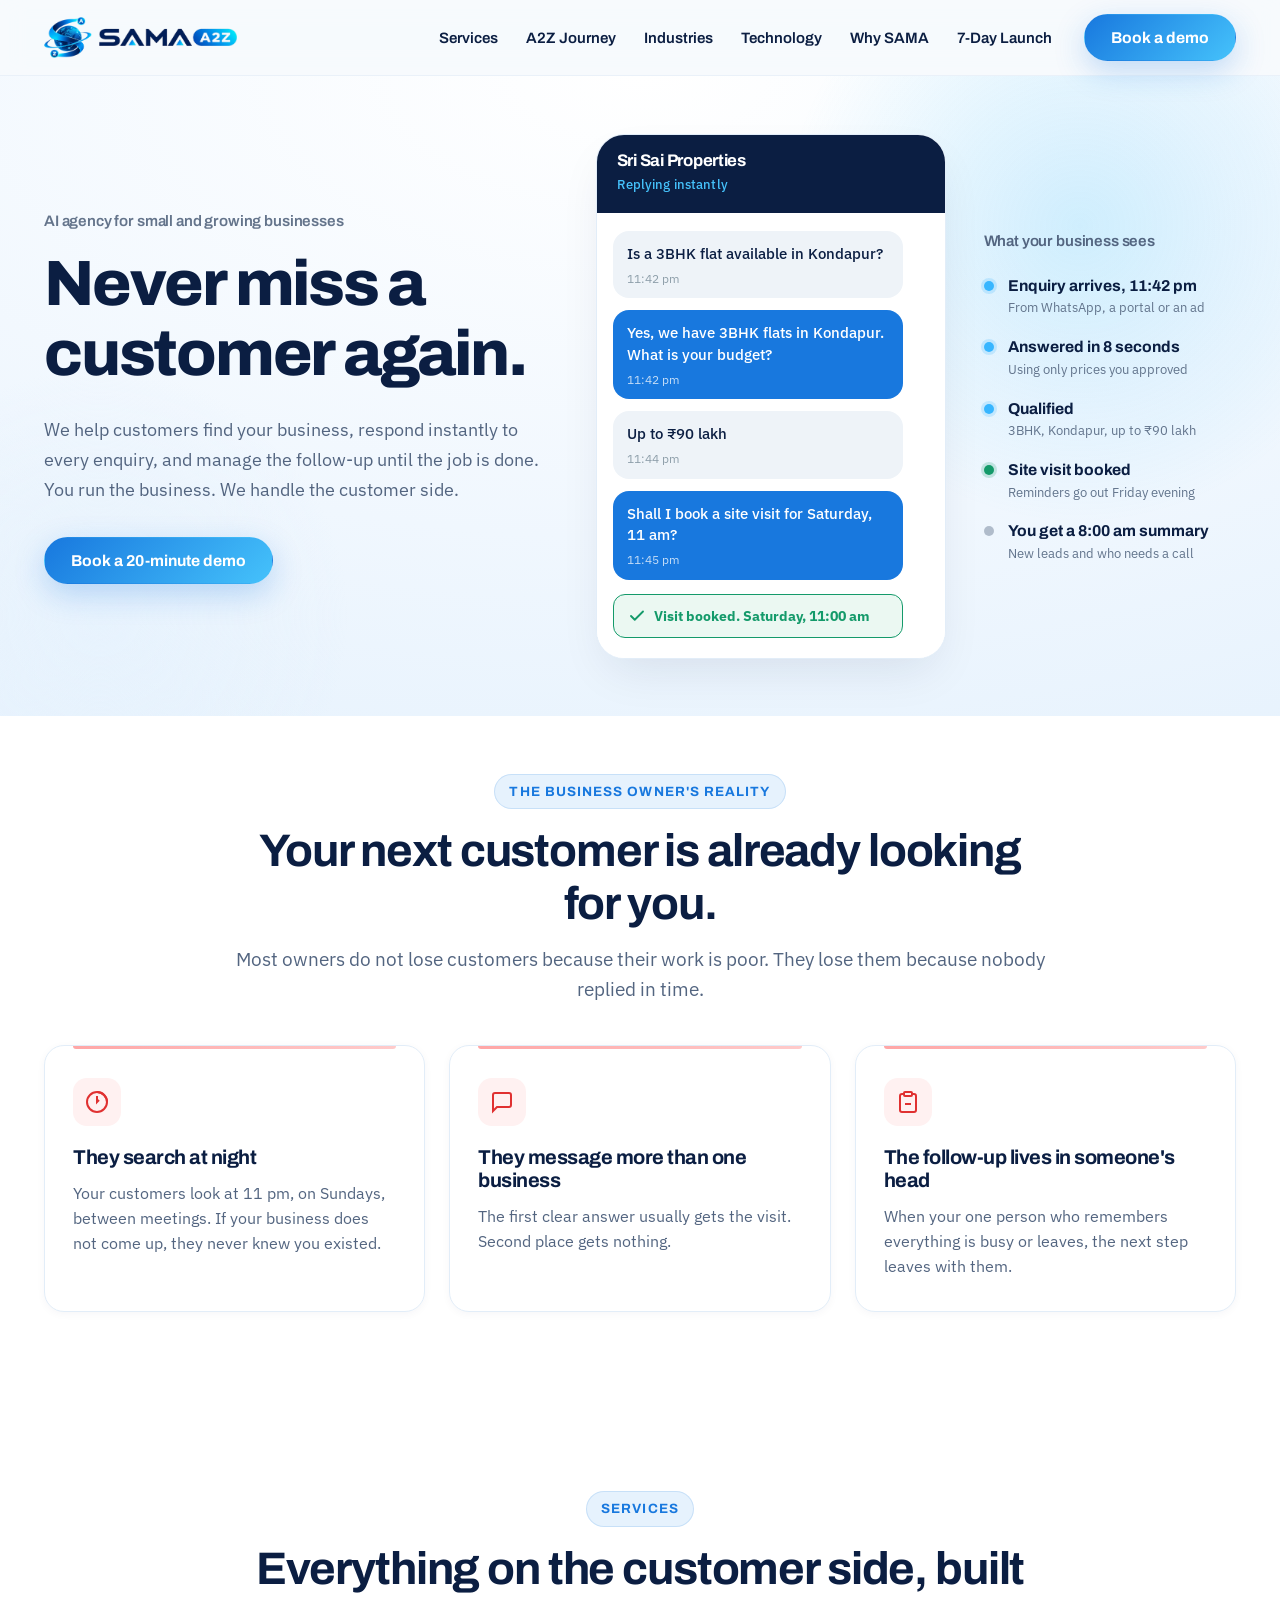
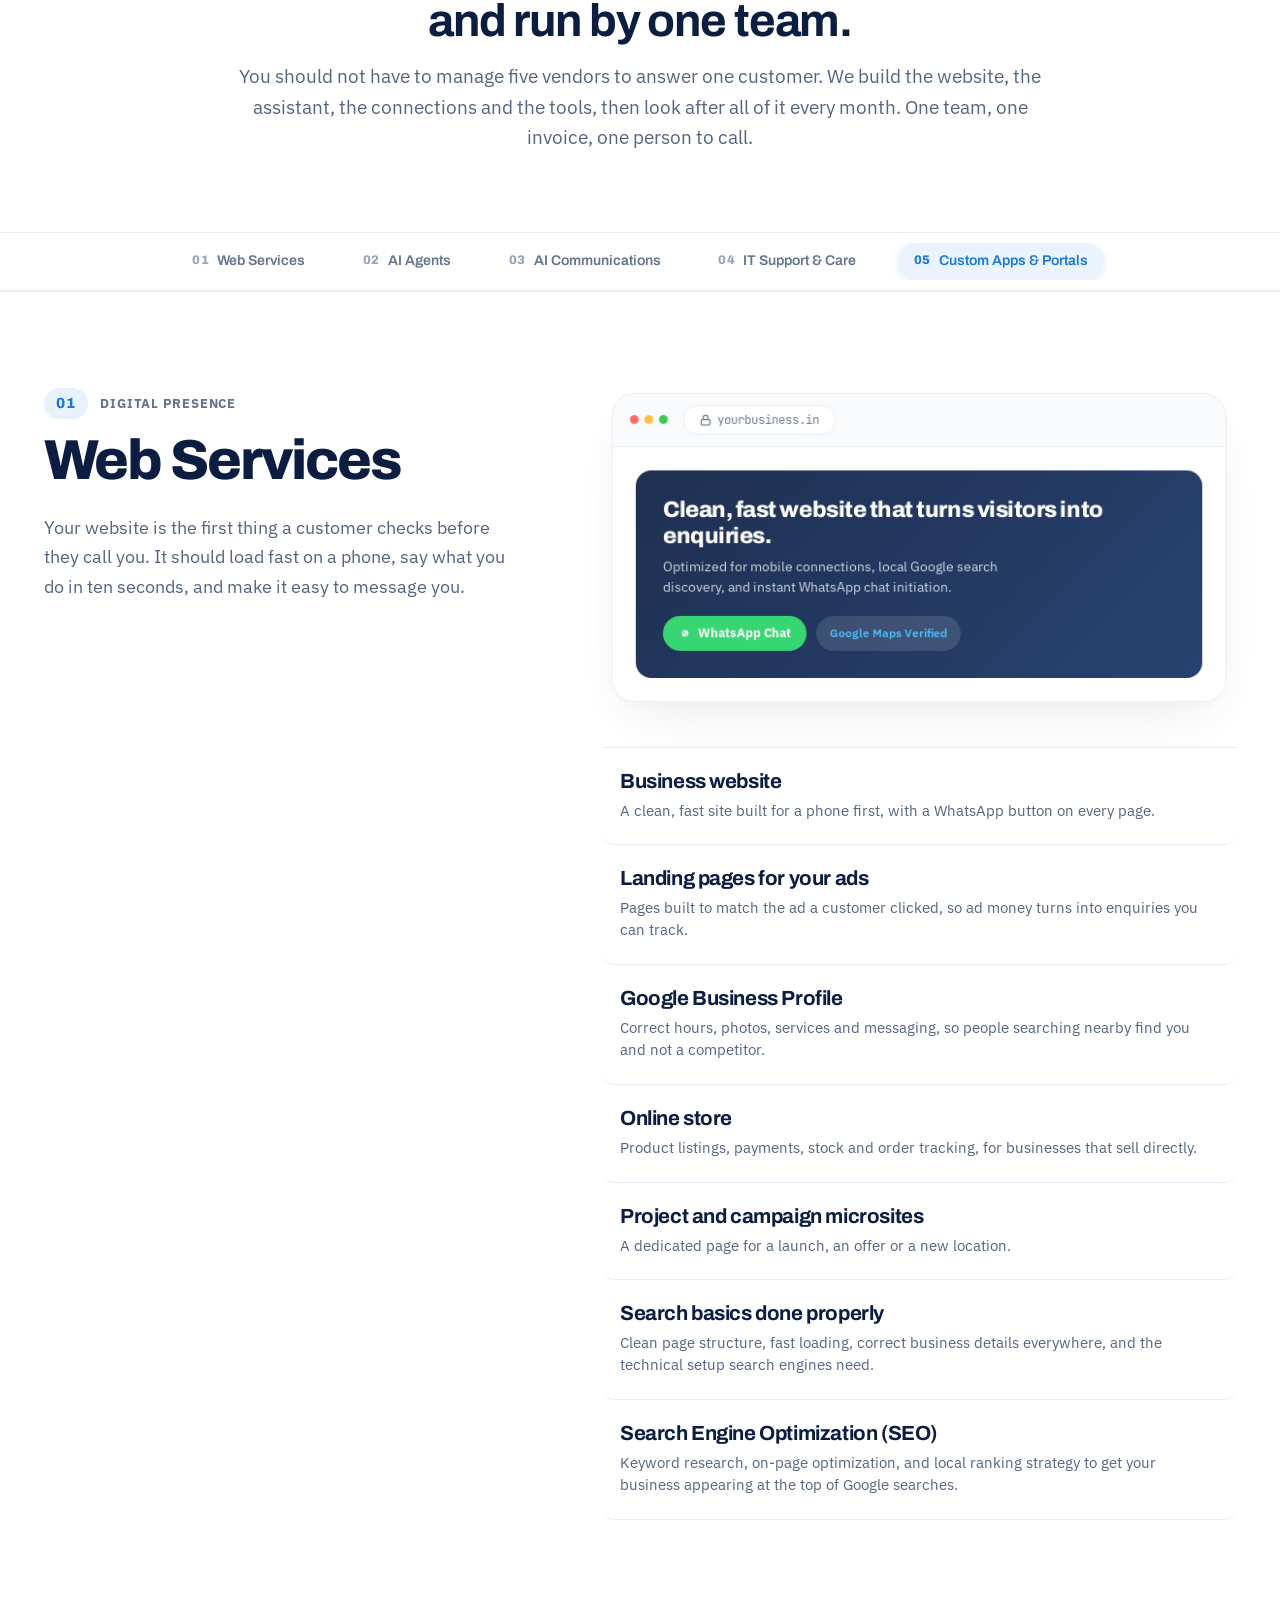
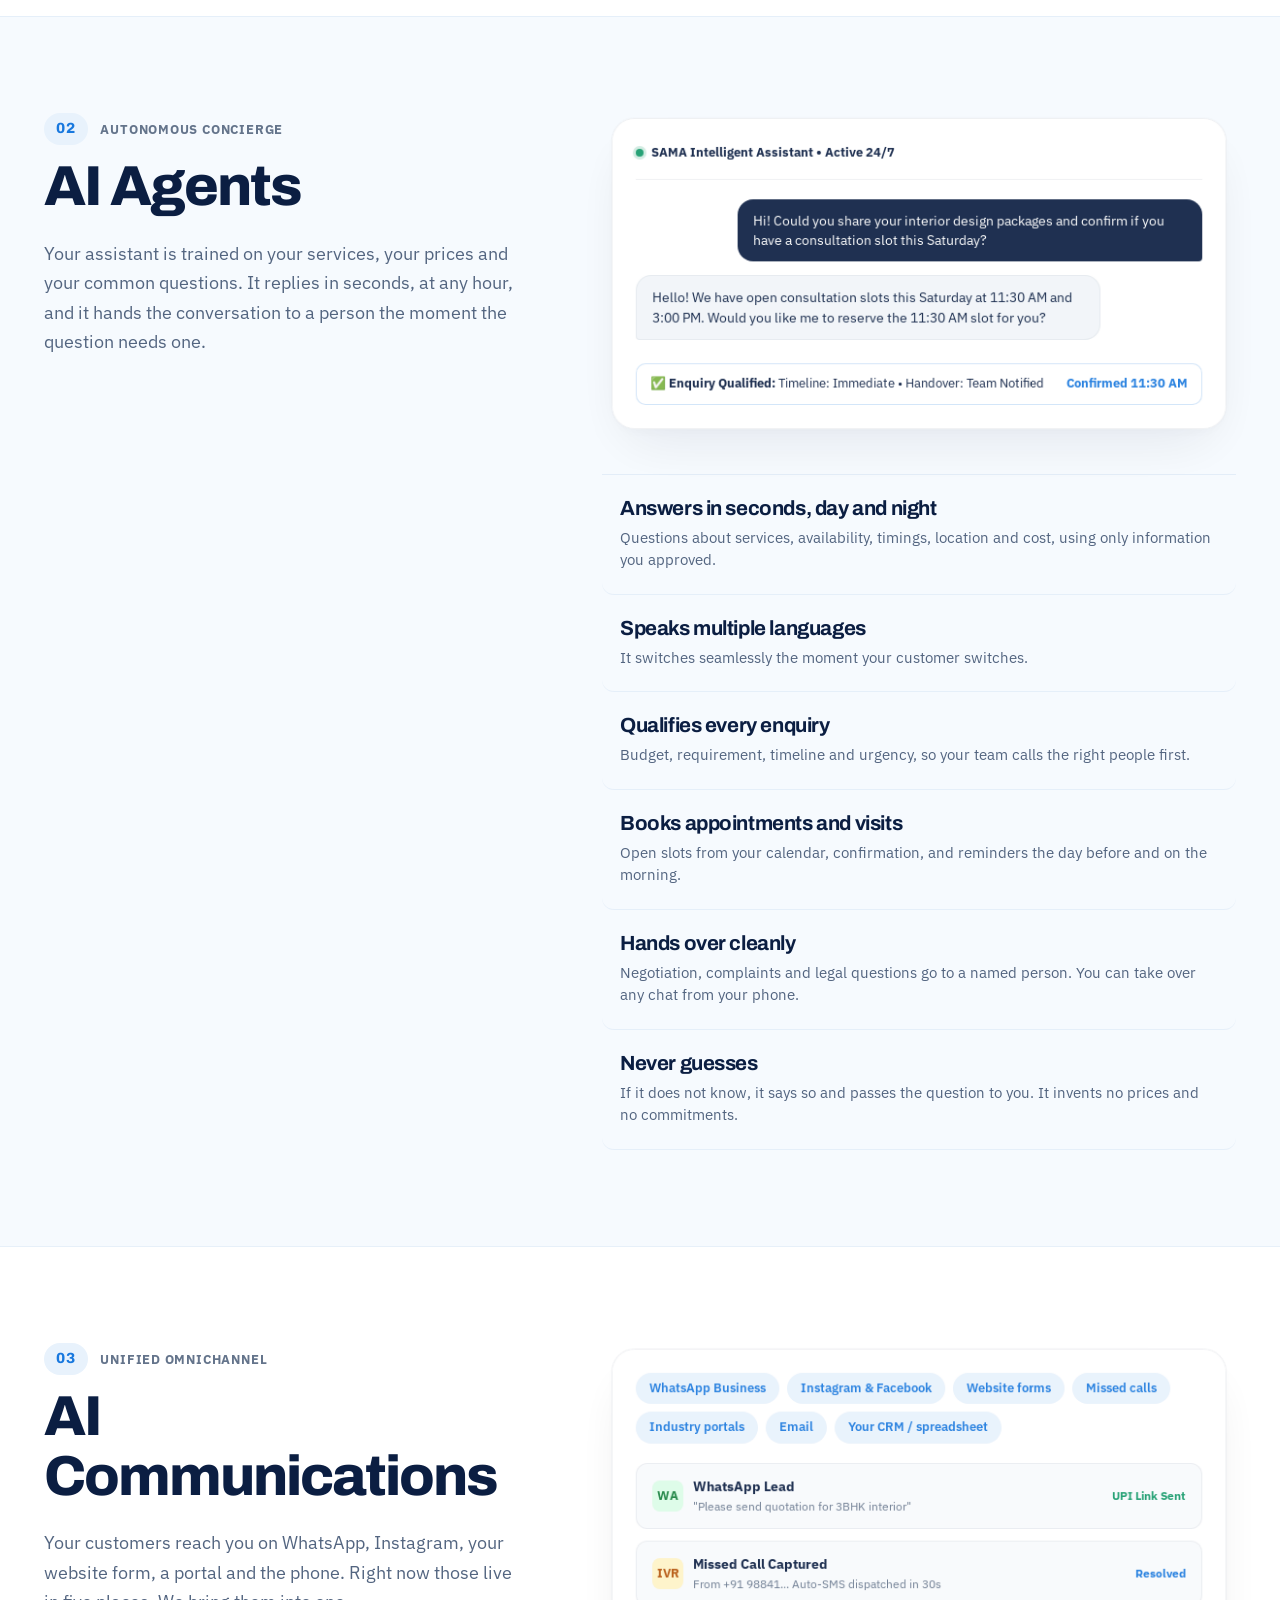
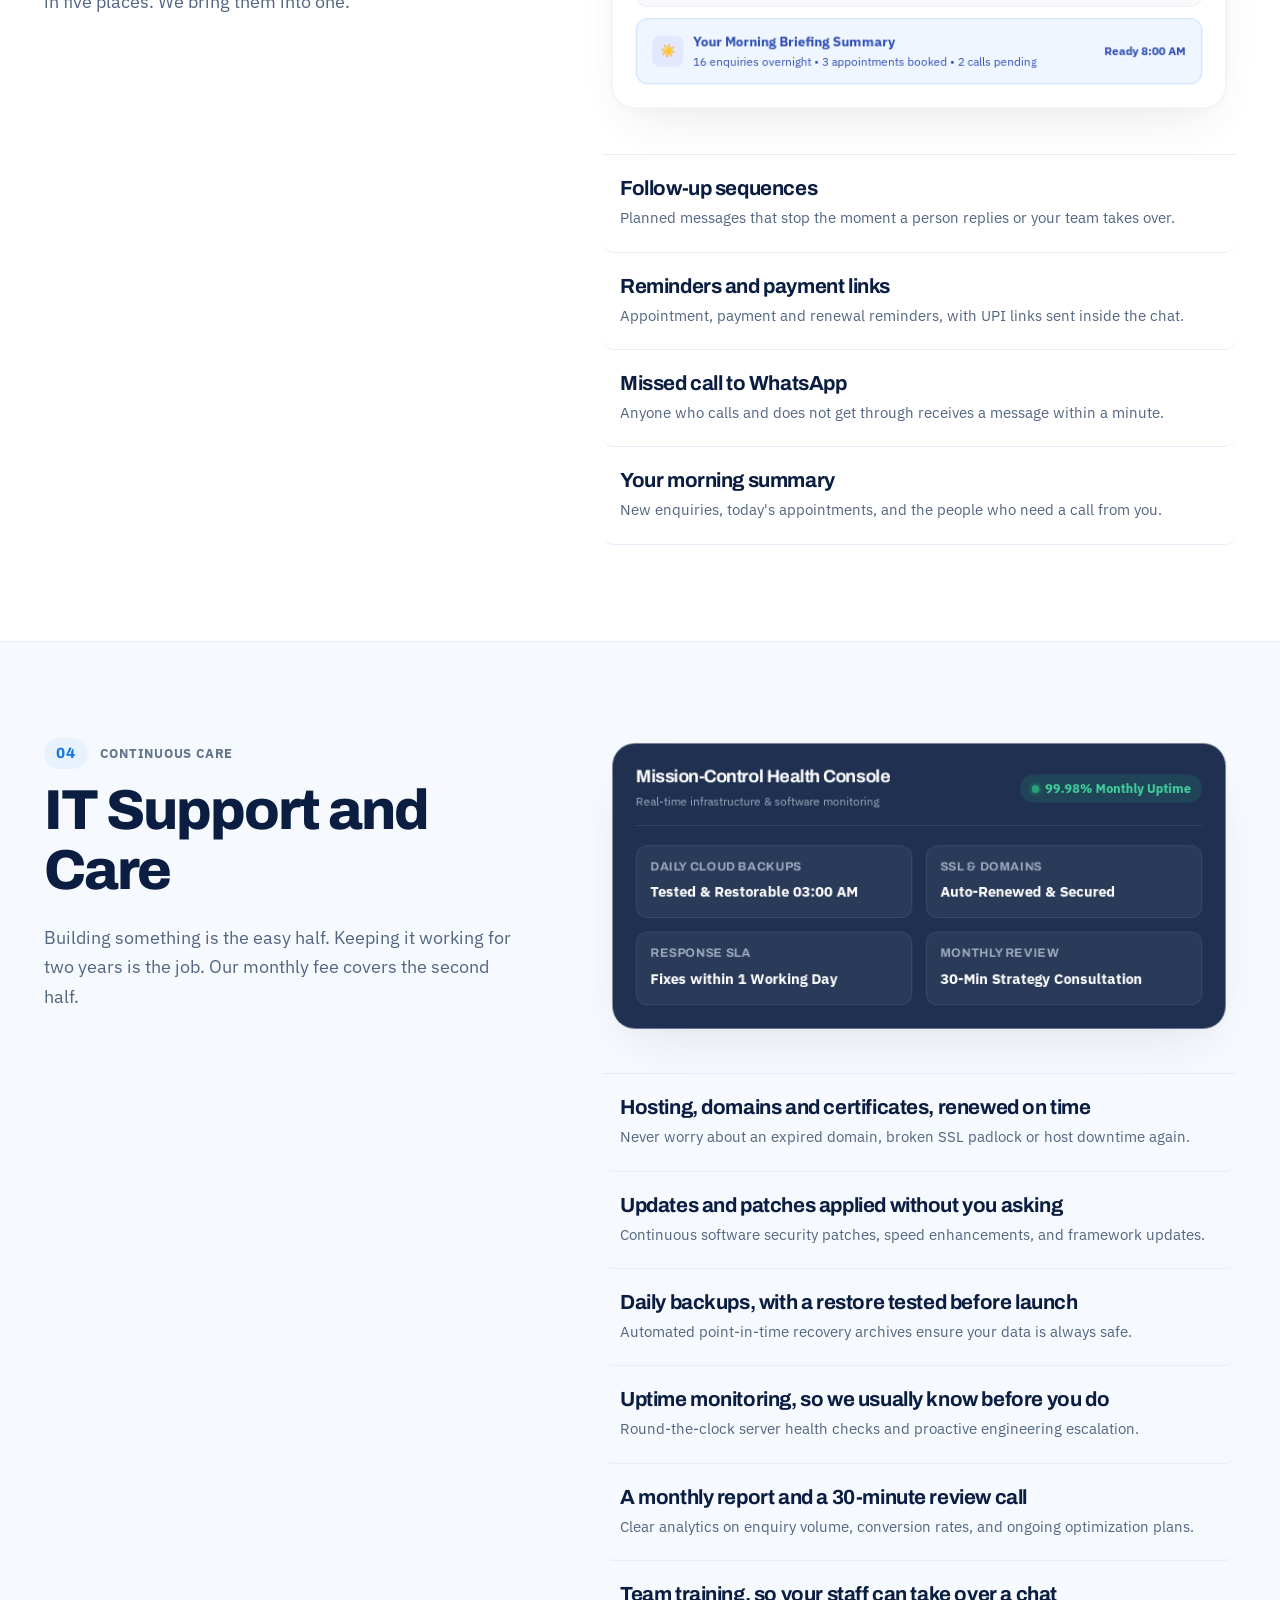
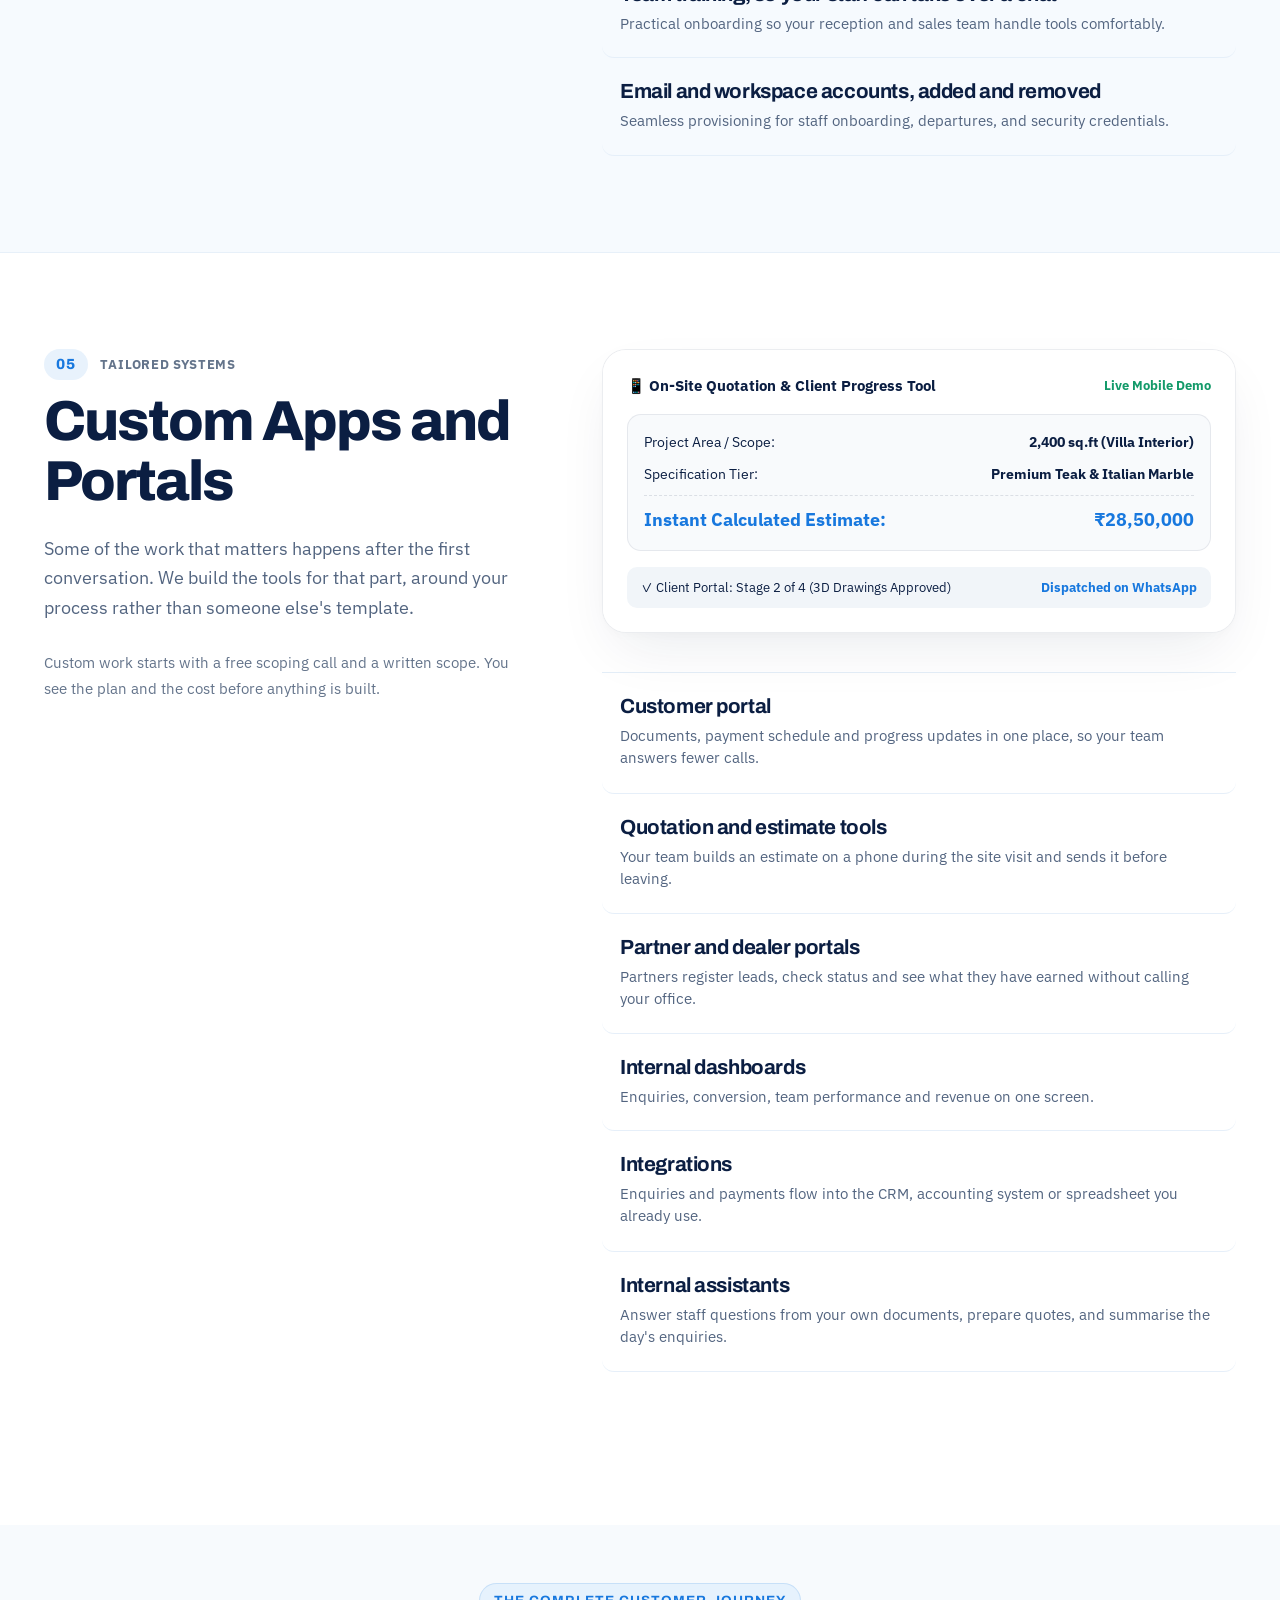
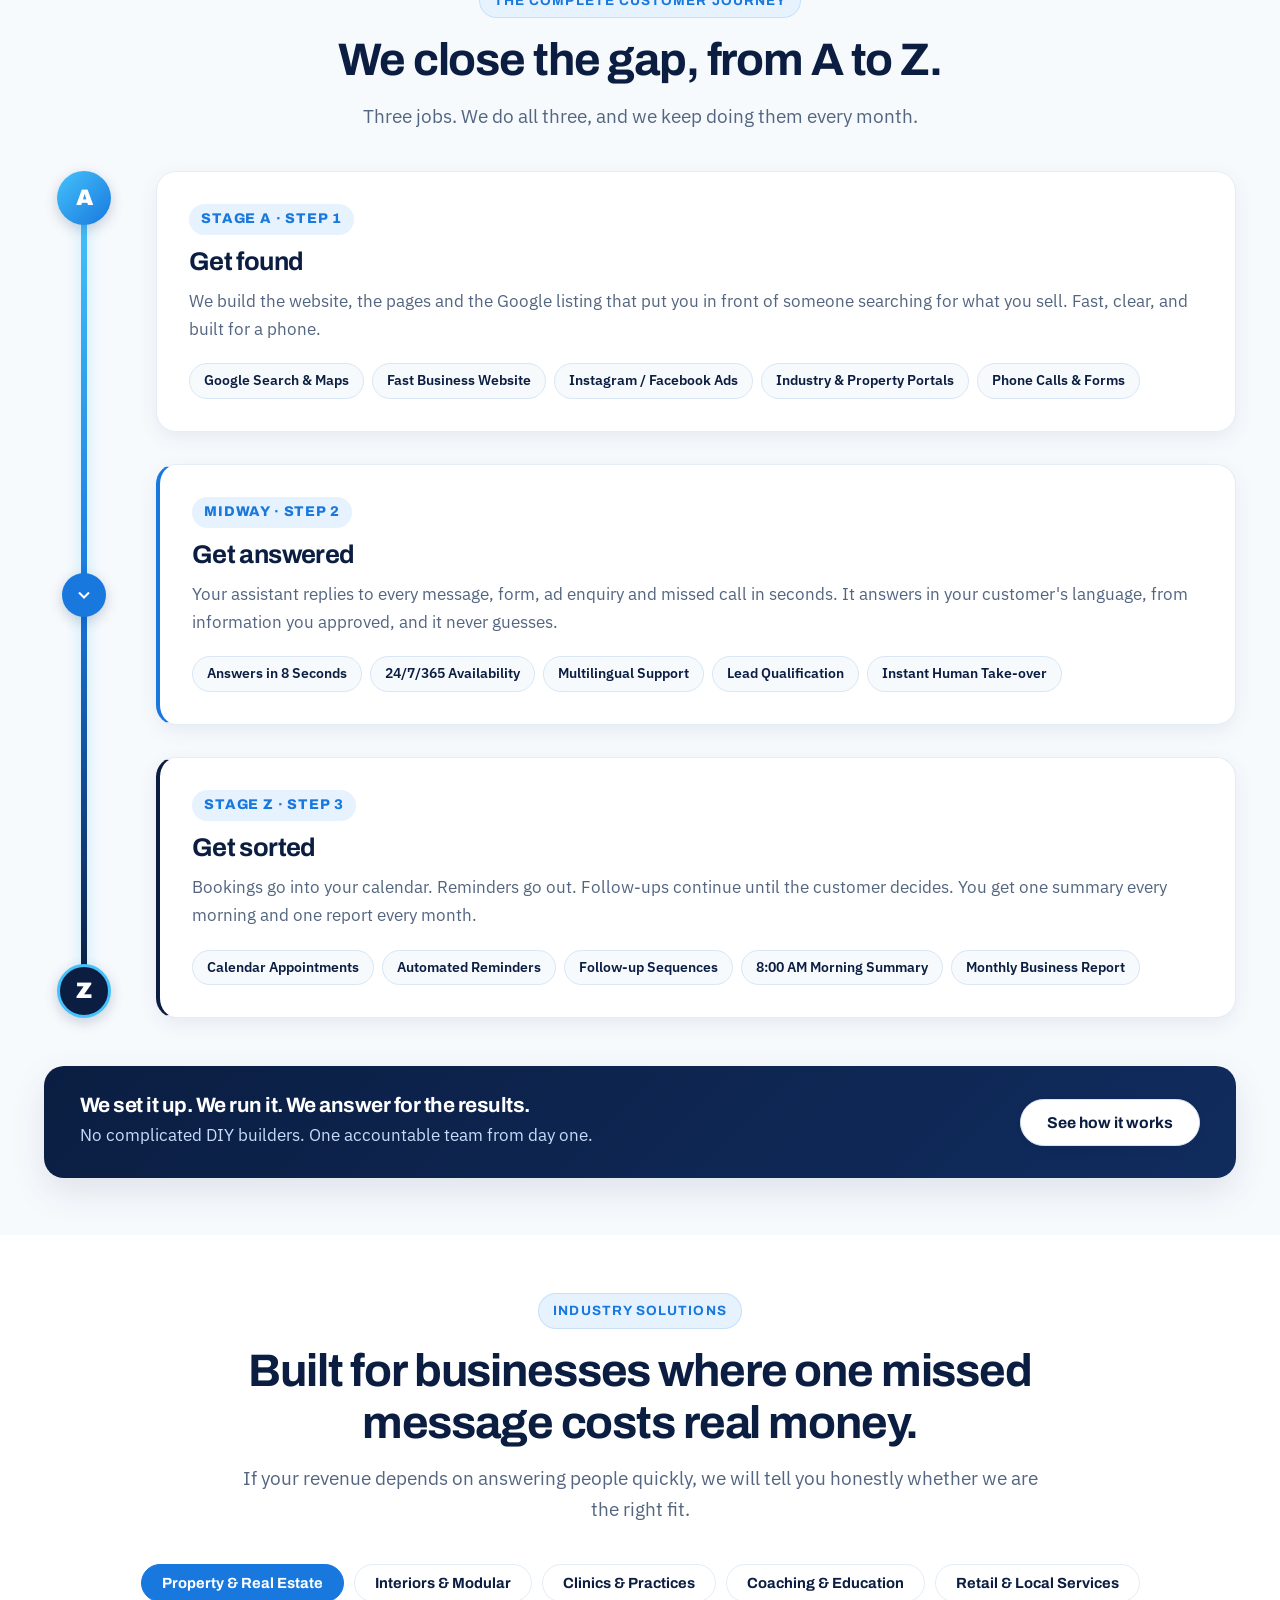
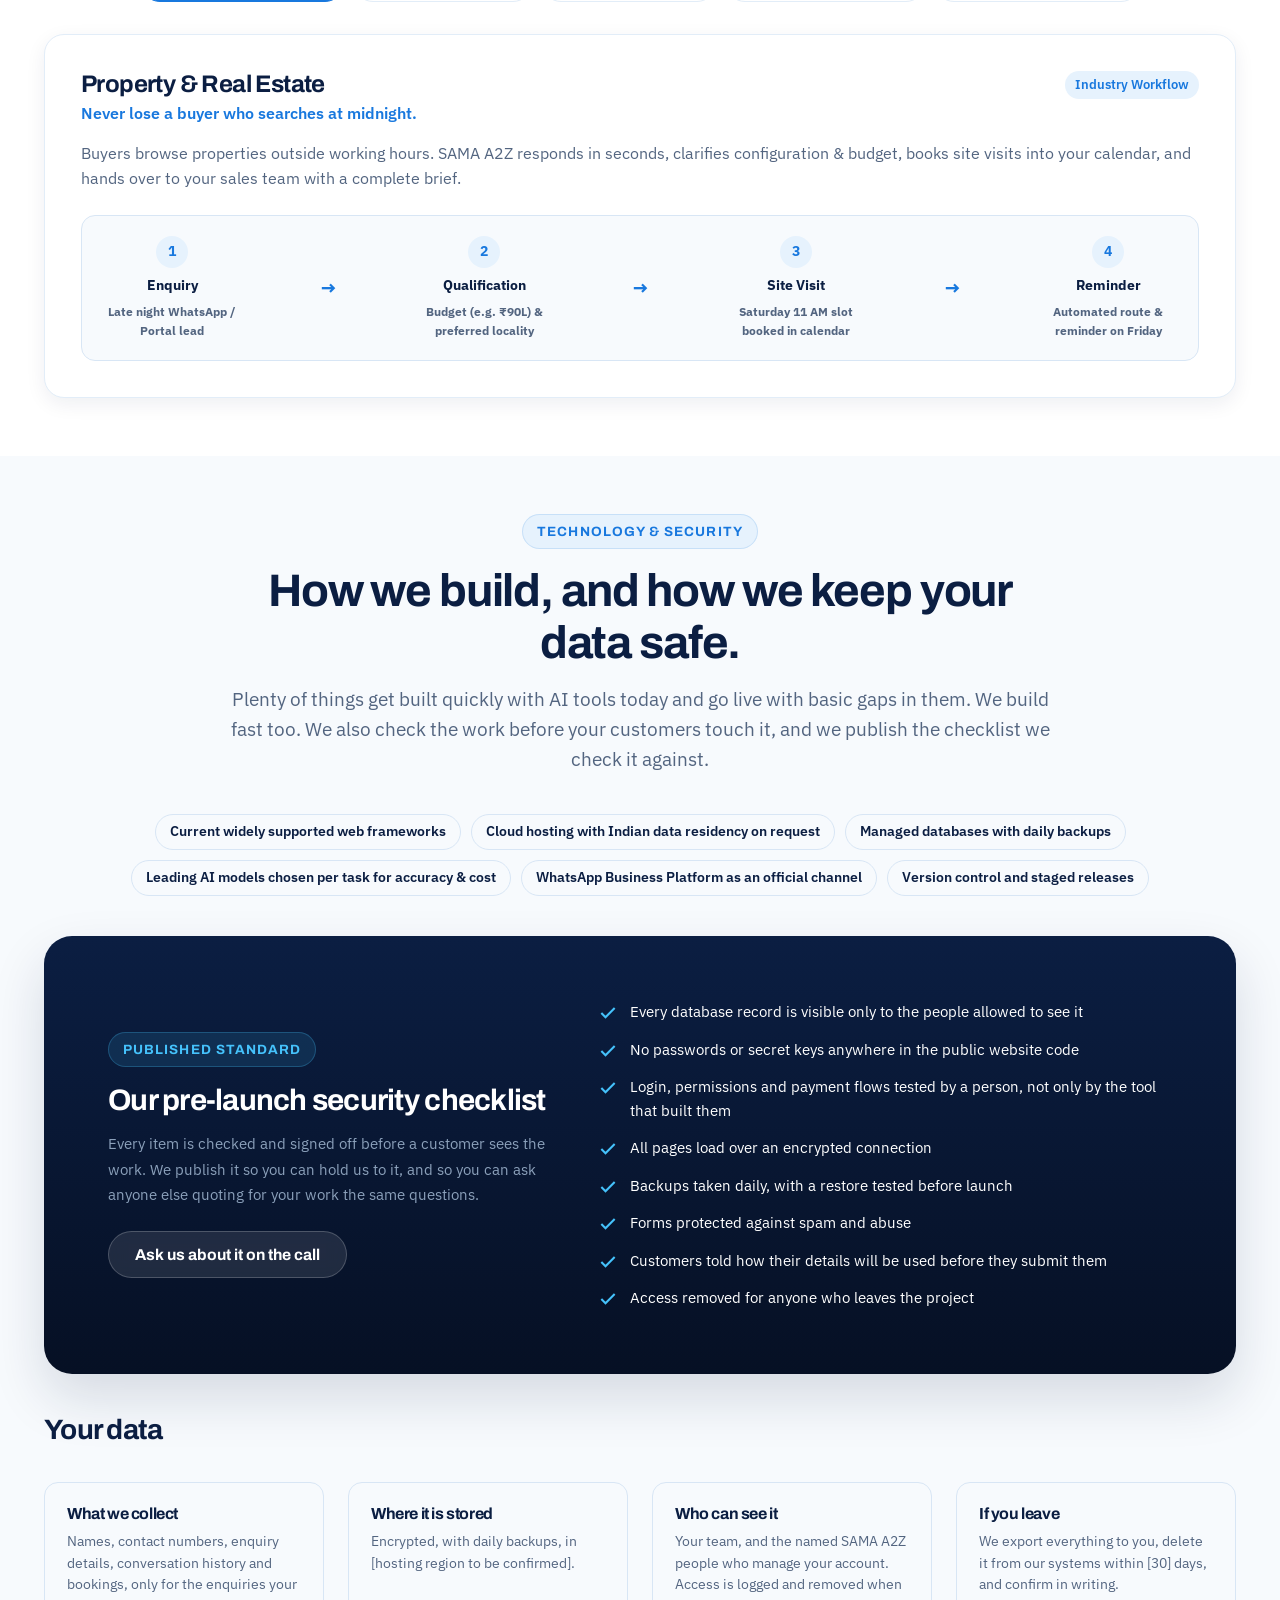
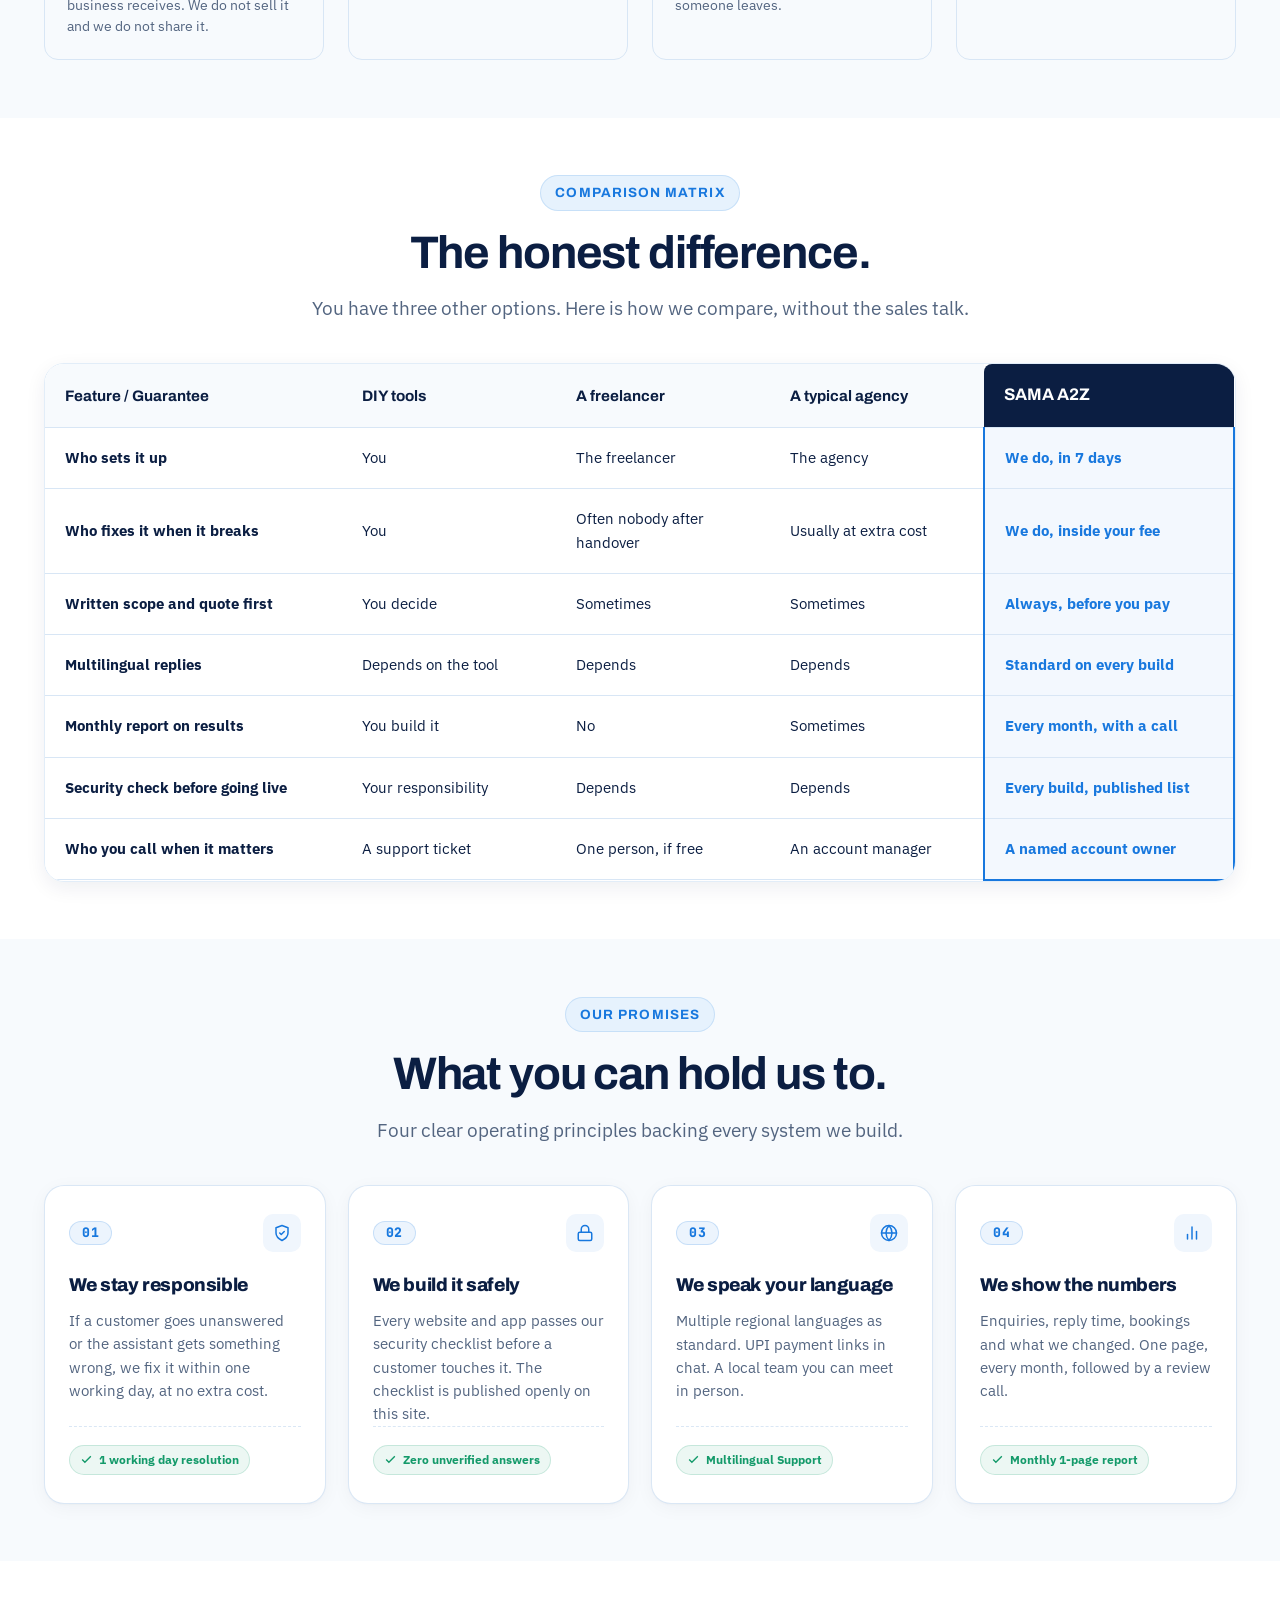
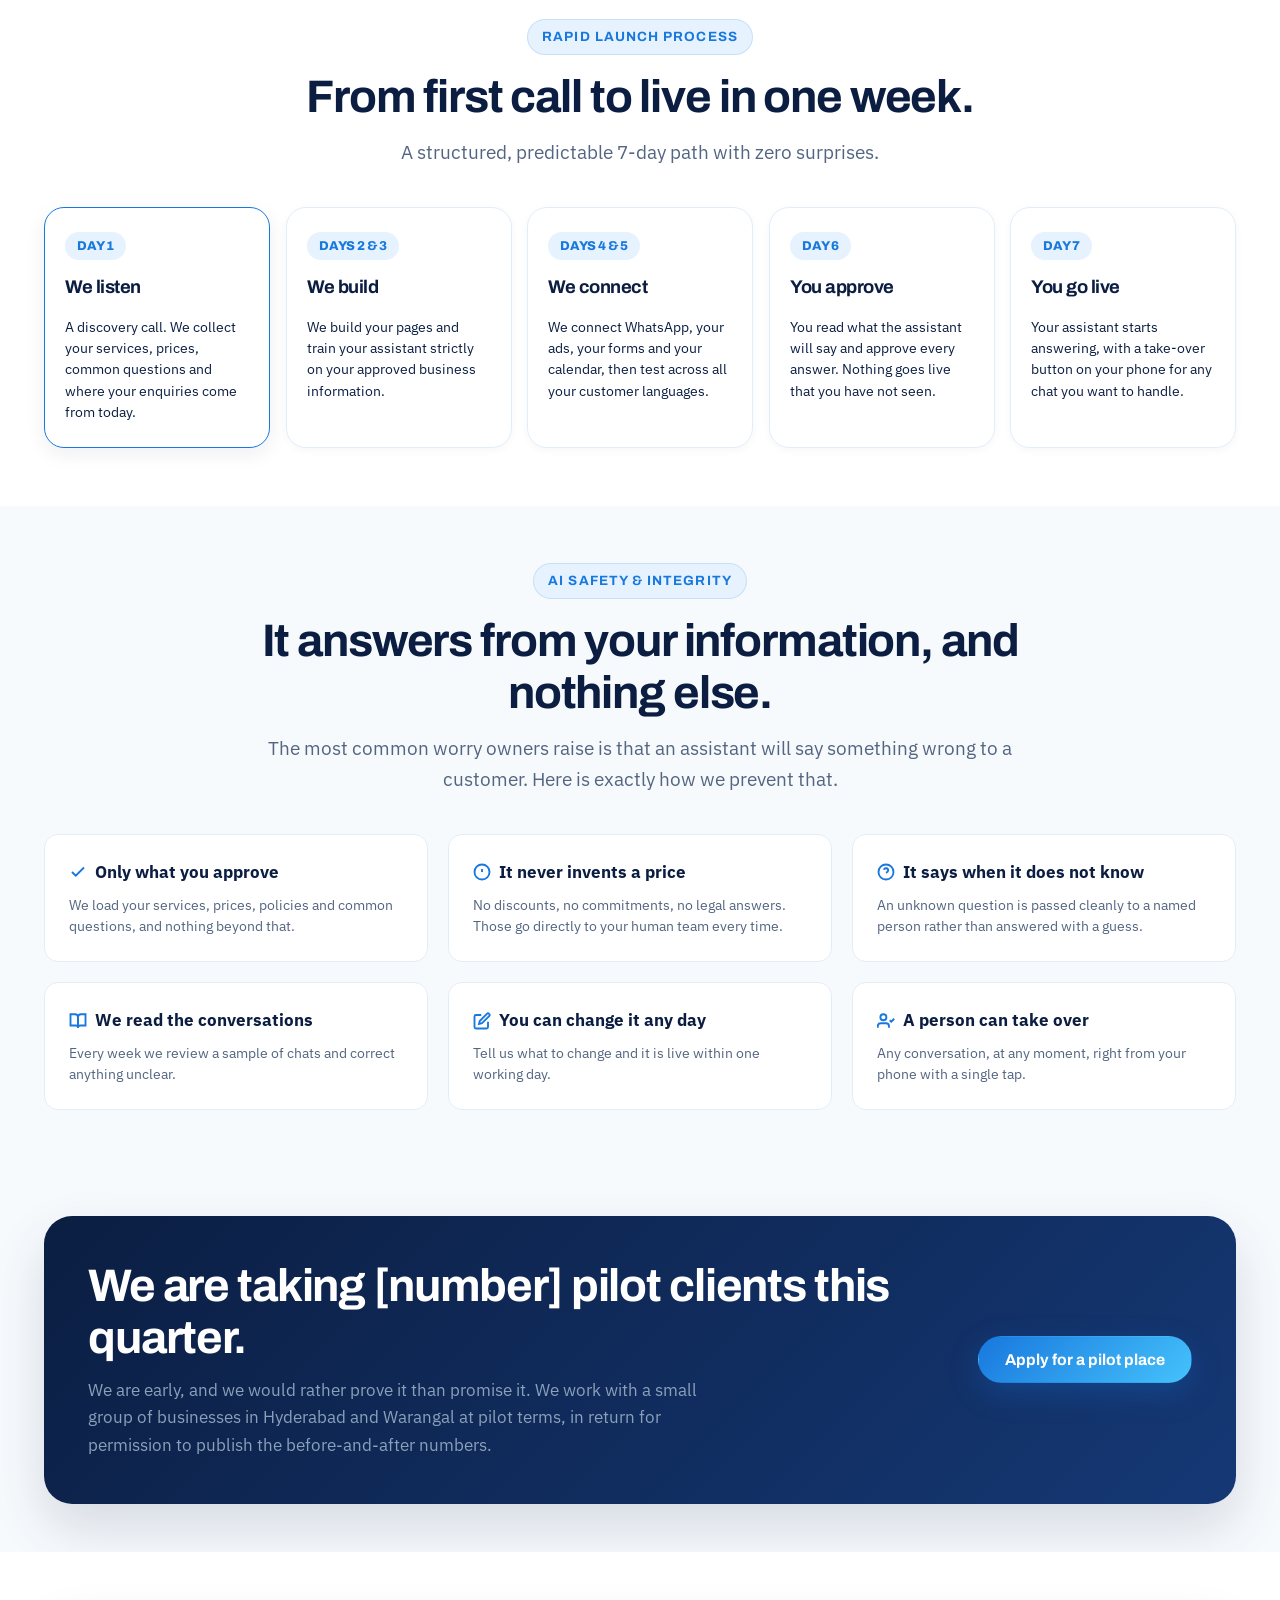
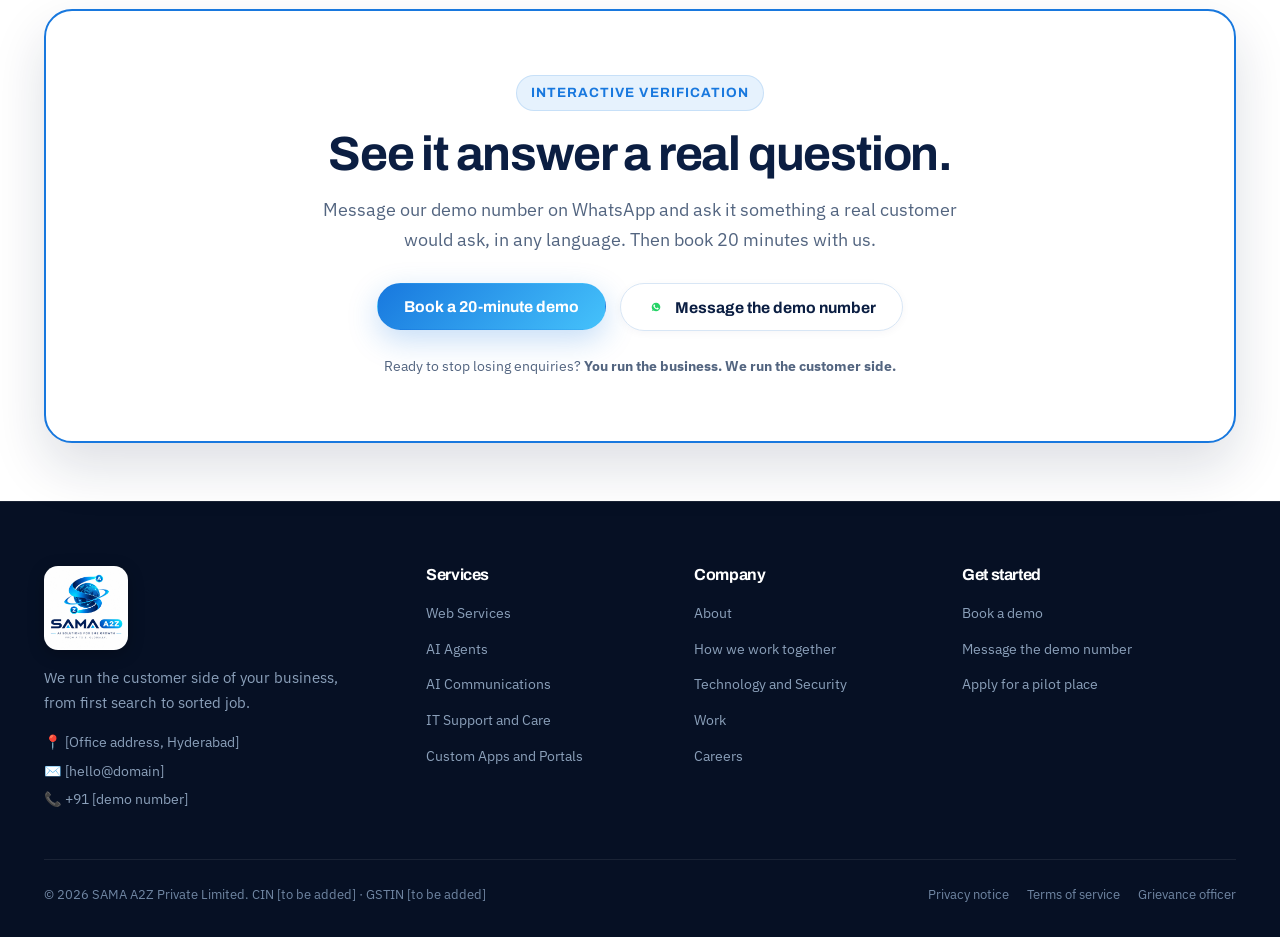
<file: index.html>
<!DOCTYPE html>
<html lang="en">

<head>
  <meta charset="UTF-8">
  <meta name="viewport" content="width=device-width, initial-scale=1.0">
  <title>SAMA A2Z — Never miss a customer again | AI Solutions for SME Growth</title>
  <meta name="description"
    content="SAMA A2Z runs the customer side of your business. We build websites, 24/7 multilingual AI assistants, communication workflows, and IT care for small and growing businesses.">
  <meta name="theme-color" content="#0B1E42">

  <!-- Open Graph / SEO -->
  <meta property="og:type" content="website">
  <meta property="og:title" content="SAMA A2Z — Never miss a customer again">
  <meta property="og:description"
    content="You run the business. We run the customer side.">
  <meta property="og:image" content="assets/logo.svg">

  <!-- Stylesheets -->
  <link rel="stylesheet" href="css/main.css">
  <link rel="stylesheet" href="css/components.css">
</head>

<body>

  <!-- =========================================================================
       SITE HEADER & NAVIGATION
       ========================================================================= -->
  <header class="site-header" id="siteHeader">
    <div class="container nav-container">
      <a href="index.html" class="brand-link" aria-label="SAMA A2Z Home">
        <img src="assets/logo-horizontal.png" alt="SAMA A2Z — AI Solutions for SME Growth">
      </a>

      <nav class="main-nav" aria-label="Main Navigation">
        <ul class="nav-list">
          <li class="nav-item"><a href="#services">Services</a></li>
          <li class="nav-item"><a href="#a2z-journey">A2Z Journey</a></li>
          <li class="nav-item"><a href="#industries">Industries</a></li>
          <li class="nav-item"><a href="#technology">Technology</a></li>
          <li class="nav-item"><a href="#difference">Why SAMA</a></li>
          <li class="nav-item"><a href="#timeline">7-Day Launch</a></li>
        </ul>
        <div class="nav-actions">
          <button type="button" class="btn btn-primary" data-open-demo>Book a demo</button>
        </div>
      </nav>

      <button class="mobile-toggle" aria-label="Toggle Menu" aria-expanded="false">
        <svg width="24" height="24" viewBox="0 0 24 24" fill="none" stroke="currentColor" stroke-width="2">
          <line x1="3" y1="12" x2="21" y2="12"></line>
          <line x1="3" y1="6" x2="21" y2="6"></line>
          <line x1="3" y1="18" x2="21" y2="18"></line>
        </svg>
      </button>
    </div>
  </header>


  <!-- =========================================================================
       HERO SECTION — ACT 0
       ========================================================================= -->
  <main>
    <section class="hero-section" id="hero">
      <div class="hero-glow-blob"></div>
      <div class="hero-glow-blob-2"></div>

      <div class="container">
        <div class="hero-grid">
          <!-- Left Hero Content -->
          <div class="hero-content">
            <div class="hero-eyebrow">AI agency for small and growing businesses</div>
            <h1 class="hero-title">Never miss a<br>customer again.</h1>
            <p class="hero-desc">
              We help customers find your business, respond instantly to every enquiry, and manage the follow-up until the job is done. You run the business. We handle the customer side.
            </p>

            <div class="btn-group">
              <button type="button" class="btn btn-primary" data-open-demo>Book a 20-minute demo</button>
            </div>
          </div>

          <!-- Right Hero Customer Journey Showcase (Phone + What Your Business Sees) -->
          <div class="sama-hero-showcase" aria-label="SAMA A2Z Real-Time Customer Experience">
            <!-- Left: Phone Device Mockup -->
            <div class="sama-phone-device">
              <div class="sama-phone-header">
                <div class="sama-phone-title">Sri Sai Properties</div>
                <div class="sama-phone-subtitle">Replying instantly</div>
              </div>

              <div class="sama-phone-chat">
                <!-- Bubble 1: Customer (Incoming) -->
                <div class="sama-bubble bubble-customer">
                  <div class="bubble-primary">Is a 3BHK flat available in Kondapur?</div>
                  <div class="bubble-timestamp">11:42 pm</div>
                </div>

                <!-- Bubble 2: SAMA AI (Outgoing) -->
                <div class="sama-bubble bubble-ai">
                  <div class="bubble-primary">Yes, we have 3BHK flats in Kondapur. What is your budget?</div>
                  <div class="bubble-timestamp">11:42 pm</div>
                </div>

                <!-- Bubble 3: Customer (Incoming) -->
                <div class="sama-bubble bubble-customer">
                  <div class="bubble-primary">Up to ₹90 lakh</div>
                  <div class="bubble-timestamp">11:44 pm</div>
                </div>

                <!-- Bubble 4: SAMA AI (Outgoing) -->
                <div class="sama-bubble bubble-ai">
                  <div class="bubble-primary">Shall I book a site visit for Saturday, 11 am?</div>
                  <div class="bubble-timestamp">11:45 pm</div>
                </div>

                <!-- Visit Booked Confirmation Badge -->
                <div class="sama-booking-confirmed">
                  <svg width="18" height="18" viewBox="0 0 24 24" fill="none" stroke="#149A6A" stroke-width="2.5"
                    stroke-linecap="round" stroke-linejoin="round">
                    <polyline points="20 6 9 17 4 12"></polyline>
                  </svg>
                  <span>Visit booked. Saturday, 11:00 am</span>
                </div>
              </div>
            </div>

            <!-- Right: What Your Business Sees -->
            <div class="sama-business-feed">
              <div class="business-feed-heading">What your business sees</div>

              <div class="business-feed-list">
                <!-- Step 1 -->
                <div class="business-feed-item">
                  <span class="feed-indicator dot-sky"></span>
                  <div class="feed-text-block">
                    <div class="feed-step-title">Enquiry arrives, 11:42 pm</div>
                    <div class="feed-step-desc">From WhatsApp, a portal or an ad</div>
                  </div>
                </div>

                <!-- Step 2 -->
                <div class="business-feed-item">
                  <span class="feed-indicator dot-sky"></span>
                  <div class="feed-text-block">
                    <div class="feed-step-title">Answered in 8 seconds</div>
                    <div class="feed-step-desc">Using only prices you approved</div>
                  </div>
                </div>

                <!-- Step 3 -->
                <div class="business-feed-item">
                  <span class="feed-indicator dot-sky"></span>
                  <div class="feed-text-block">
                    <div class="feed-step-title">Qualified</div>
                    <div class="feed-step-desc">3BHK, Kondapur, up to ₹90 lakh</div>
                  </div>
                </div>

                <!-- Step 4 -->
                <div class="business-feed-item">
                  <span class="feed-indicator dot-green"></span>
                  <div class="feed-text-block">
                    <div class="feed-step-title">Site visit booked</div>
                    <div class="feed-step-desc">Reminders go out Friday evening</div>
                  </div>
                </div>

                <!-- Step 5 -->
                <div class="business-feed-item">
                  <span class="feed-indicator dot-slate"></span>
                  <div class="feed-text-block">
                    <div class="feed-step-title">You get a 8:00 am summary</div>
                    <div class="feed-step-desc">New leads and who needs a call</div>
                  </div>
                </div>
              </div>
            </div>
          </div>
        </div>
      </div>
    </section>

    <!-- =========================================================================
         ACT 1 — THE PROBLEM
         ========================================================================= -->
    <section class="section" id="problem" style="background:#FFFFFF;">
      <div class="container">
        <div class="section-header text-center">
          <div class="eyebrow">The Business Owner's Reality</div>
          <h2>Your next customer is already looking for you.</h2>
          <p class="section-desc">
            Most owners do not lose customers because their work is poor. They lose them because nobody replied in time.
          </p>
        </div>

        <div class="problem-grid">
          <!-- Card 1 -->
          <article class="problem-card">
            <div class="problem-icon-wrap">
              <svg width="24" height="24" viewBox="0 0 24 24" fill="none" stroke="currentColor" stroke-width="2">
                <circle cx="12" cy="12" r="10"></circle>
                <polyline points="12 6 12 12 14 10"></polyline>
                <path d="M12 2a10 10 0 0 1 10 10"></path>
              </svg>
            </div>
            <h3 class="problem-title">They search at night</h3>
            <p class="problem-desc">
              Your customers look at 11 pm, on Sundays, between meetings. If your business does not come up, they never
              knew you existed.
            </p>
          </article>

          <!-- Card 2 -->
          <article class="problem-card">
            <div class="problem-icon-wrap">
              <svg width="24" height="24" viewBox="0 0 24 24" fill="none" stroke="currentColor" stroke-width="2">
                <path d="M21 15a2 2 0 0 1-2 2H7l-4 4V5a2 2 0 0 1 2-2h14a2 2 0 0 1 2 2z"></path>
              </svg>
            </div>
            <h3 class="problem-title">They message more than one business</h3>
            <p class="problem-desc">
              The first clear answer usually gets the visit. Second place gets nothing.
            </p>
          </article>

          <!-- Card 3 -->
          <article class="problem-card">
            <div class="problem-icon-wrap">
              <svg width="24" height="24" viewBox="0 0 24 24" fill="none" stroke="currentColor" stroke-width="2">
                <path d="M16 4h2a2 2 0 0 1 2 2v14a2 2 0 0 1-2 2H6a2 2 0 0 1-2-2V6a2 2 0 0 1 2-2h2"></path>
                <rect x="8" y="2" width="8" height="4" rx="1" ry="1"></rect>
                <path d="M9 14h6"></path>
              </svg>
            </div>
            <h3 class="problem-title">The follow-up lives in someone's head</h3>
            <p class="problem-desc">
              When your one person who remembers everything is busy or leaves, the next step leaves with them.
            </p>
          </article>
        </div>
      </div>
    </section>

    <!-- =========================================================================
         ACT 3 — FIVE SERVICES (BUILT & RUN BY ONE TEAM)
         ========================================================================= -->
    <section class="services-full-section" id="services">
      <!-- Section Header -->
      <div class="services-header-wrap">
        <div class="container">
          <div class="section-header text-center">
            <div class="eyebrow">Services</div>
            <h2>Everything on the customer side, built and run by one team.</h2>
            <p class="section-desc">
              You should not have to manage five vendors to answer one customer. We build the website, the assistant, the connections and the tools, then look after all of it every month. One team, one invoice, one person to call.
            </p>
          </div>
        </div>
      </div>

      <!-- Sticky Horizontal Chapter Nav Tracker -->
      <nav class="services-nav-tracker" aria-label="Services Chapters">
        <div class="container">
          <ul class="services-nav-list">
            <li>
              <a href="#service-ch-01" class="services-nav-item active" data-chapter="1">
                <span>01</span> Web Services
              </a>
            </li>
            <li>
              <a href="#service-ch-02" class="services-nav-item" data-chapter="2">
                <span>02</span> AI Agents
              </a>
            </li>
            <li>
              <a href="#service-ch-03" class="services-nav-item" data-chapter="3">
                <span>03</span> AI Communications
              </a>
            </li>
            <li>
              <a href="#service-ch-04" class="services-nav-item" data-chapter="4">
                <span>04</span> IT Support & Care
              </a>
            </li>
            <li>
              <a href="#service-ch-05" class="services-nav-item" data-chapter="5">
                <span>05</span> Custom Apps & Portals
              </a>
            </li>
          </ul>
        </div>
      </nav>

      <!-- CHAPTER 01: WEB SERVICES -->
      <div class="editorial-chapter bg-white" id="service-ch-01" data-chapter-index="1">
        <div class="container">
          <div class="editorial-chapter-grid">
            <!-- Sticky Left Column -->
            <div class="editorial-left-col">
              <div class="editorial-meta-row">
                <span class="editorial-chapter-num">01</span>
                <span class="editorial-category-label">Digital Presence</span>
              </div>
              <h3 class="editorial-chapter-title">Web Services</h3>
              <p class="editorial-chapter-desc">
                Your website is the first thing a customer checks before they call you. It should load fast on a phone,
                say what you do in ten seconds, and make it easy to message you.
              </p>
            </div>

            <!-- Right Column: Visual + Editorial List -->
            <div class="editorial-right-col">
              <!-- Large Interactive Visual Frame -->
              <div class="editorial-visual-frame">
                <div class="web-mockup-header">
                  <div class="mockup-controls">
                    <span class="mockup-dot red"></span>
                    <span class="mockup-dot yellow"></span>
                    <span class="mockup-dot green"></span>
                  </div>
                  <div class="mockup-address">
                    <svg width="12" height="12" viewBox="0 0 24 24" fill="none" stroke="currentColor" stroke-width="2.5"><rect x="3" y="11" width="18" height="11" rx="2" ry="2"></rect><path d="M7 11V7a5 5 0 0 1 10 0v4"></path></svg>
                    yourbusiness.in
                  </div>
                </div>
                <div class="web-mockup-body">
                  <div class="web-mockup-hero">
                    <h4>Clean, fast website that turns visitors into enquiries.</h4>
                    <p>Optimized for mobile connections, local Google search discovery, and instant WhatsApp chat initiation.</p>
                    <div class="web-mockup-actions">
                      <span class="mockup-wa-btn">
                        <svg width="14" height="14" viewBox="0 0 24 24" fill="currentColor"><path d="M12.031 6.172c-3.181 0-5.767 2.586-5.768 5.766-.001 1.298.38 2.27 1.019 3.287l-.711 2.598 2.664-.698c.97.53 1.761.815 2.796.815 3.18 0 5.767-2.587 5.768-5.766.001-3.182-2.585-5.77-5.768-5.772zm3.377 8.212c-.144.405-.837.774-1.171.824-.312.045-.634.05-1.026-.07-.253-.078-.582-.191-1.009-.377-1.78-.776-2.923-2.569-3.011-2.687-.088-.119-.724-.964-.724-1.839 0-.875.457-1.306.621-1.482.164-.176.357-.22.476-.22.119 0 .238.001.341.006.113.005.263-.043.411.314.156.377.534 1.303.58 1.398.047.095.078.206.016.33-.062.123-.093.2-.186.308-.093.108-.198.24-.282.323-.094.094-.192.196-.083.383.11.188.489.807 1.05 1.307.724.644 1.334.843 1.524.937.19.094.301.079.412-.047.111-.127.476-.554.603-.744.127-.19.254-.158.428-.094.175.063 1.11.524 1.301.619.19.095.317.143.364.222.048.079.048.46-.096.865z"/></svg>
                        WhatsApp Chat
                      </span>
                      <span class="mockup-speed-pill">Google Maps Verified</span>
                    </div>
                  </div>
                </div>
              </div>

              <!-- Refined Editorial List -->
              <div class="editorial-services-list">
                <div class="editorial-row">
                  <div class="editorial-row-main">
                    <h4 class="editorial-service-name">Business website</h4>
                    <p class="editorial-service-desc">A clean, fast site built for a phone first, with a WhatsApp button on every page.</p>
                  </div>
                </div>

                <div class="editorial-row">
                  <div class="editorial-row-main">
                    <h4 class="editorial-service-name">Landing pages for your ads</h4>
                    <p class="editorial-service-desc">Pages built to match the ad a customer clicked, so ad money turns into enquiries you can track.</p>
                  </div>
                </div>

                <div class="editorial-row">
                  <div class="editorial-row-main">
                    <h4 class="editorial-service-name">Google Business Profile</h4>
                    <p class="editorial-service-desc">Correct hours, photos, services and messaging, so people searching nearby find you and not a competitor.</p>
                  </div>
                </div>

                <div class="editorial-row">
                  <div class="editorial-row-main">
                    <h4 class="editorial-service-name">Online store</h4>
                    <p class="editorial-service-desc">Product listings, payments, stock and order tracking, for businesses that sell directly.</p>
                  </div>
                </div>

                <div class="editorial-row">
                  <div class="editorial-row-main">
                    <h4 class="editorial-service-name">Project and campaign microsites</h4>
                    <p class="editorial-service-desc">A dedicated page for a launch, an offer or a new location.</p>
                  </div>
                </div>

                <div class="editorial-row">
                  <div class="editorial-row-main">
                    <h4 class="editorial-service-name">Search basics done properly</h4>
                    <p class="editorial-service-desc">Clean page structure, fast loading, correct business details everywhere, and the technical setup search engines need.</p>
                  </div>
                </div>

                <div class="editorial-row">
                  <div class="editorial-row-main">
                    <h4 class="editorial-service-name">Search Engine Optimization (SEO)</h4>
                    <p class="editorial-service-desc">Keyword research, on-page optimization, and local ranking strategy to get your business appearing at the top of Google searches.</p>
                  </div>
                </div>
              </div>
            </div>
          </div>
        </div>
      </div>

      <!-- CHAPTER 02: AI AGENTS -->
      <div class="editorial-chapter bg-tint" id="service-ch-02" data-chapter-index="2">
        <div class="container">
          <div class="editorial-chapter-grid">
            <!-- Sticky Left Column -->
            <div class="editorial-left-col">
              <div class="editorial-meta-row">
                <span class="editorial-chapter-num">02</span>
                <span class="editorial-category-label">Autonomous Concierge</span>
              </div>
              <h3 class="editorial-chapter-title">AI Agents</h3>
              <p class="editorial-chapter-desc">
                Your assistant is trained on your services, your prices and your common questions. It replies in
                seconds, at any hour, and it hands the conversation to a person the moment the question needs one.
              </p>
            </div>

            <!-- Right Column: Visual + Editorial List -->
            <div class="editorial-right-col">
              <!-- Large Interactive Visual Frame -->
              <div class="editorial-visual-frame">
                <div class="ai-agent-console">
                  <div class="ai-console-header">
                    <div class="ai-status-live">
                      <span class="live-beacon"></span>
                      SAMA Intelligent Assistant • Active 24/7
                    </div>
                  </div>
                  <div class="ai-chat-thread">
                    <div class="chat-bubble customer">
                      Hi! Could you share your interior design packages and confirm if you have a consultation slot this Saturday?
                    </div>
                    <div class="chat-bubble assistant">
                      Hello! We have open consultation slots this Saturday at 11:30 AM and 3:00 PM. Would you like me to reserve the 11:30 AM slot for you?
                    </div>
                    <div class="chat-action-card">
                      <div>
                        <strong>✅ Enquiry Qualified:</strong> Timeline: Immediate • Handover: Team Notified
                      </div>
                      <span style="color:#1878DE; font-weight:700;">Confirmed 11:30 AM</span>
                    </div>
                  </div>
                </div>
              </div>

              <!-- Refined Editorial List -->
              <div class="editorial-services-list">
                <div class="editorial-row">
                  <div class="editorial-row-main">
                    <h4 class="editorial-service-name">Answers in seconds, day and night</h4>
                    <p class="editorial-service-desc">Questions about services, availability, timings, location and cost, using only information you approved.</p>
                  </div>
                </div>

                <div class="editorial-row">
                  <div class="editorial-row-main">
                    <h4 class="editorial-service-name">Speaks multiple languages</h4>
                    <p class="editorial-service-desc">It switches seamlessly the moment your customer switches.</p>
                  </div>
                </div>

                <div class="editorial-row">
                  <div class="editorial-row-main">
                    <h4 class="editorial-service-name">Qualifies every enquiry</h4>
                    <p class="editorial-service-desc">Budget, requirement, timeline and urgency, so your team calls the right people first.</p>
                  </div>
                </div>

                <div class="editorial-row">
                  <div class="editorial-row-main">
                    <h4 class="editorial-service-name">Books appointments and visits</h4>
                    <p class="editorial-service-desc">Open slots from your calendar, confirmation, and reminders the day before and on the morning.</p>
                  </div>
                </div>

                <div class="editorial-row">
                  <div class="editorial-row-main">
                    <h4 class="editorial-service-name">Hands over cleanly</h4>
                    <p class="editorial-service-desc">Negotiation, complaints and legal questions go to a named person. You can take over any chat from your phone.</p>
                  </div>
                </div>

                <div class="editorial-row">
                  <div class="editorial-row-main">
                    <h4 class="editorial-service-name">Never guesses</h4>
                    <p class="editorial-service-desc">If it does not know, it says so and passes the question to you. It invents no prices and no commitments.</p>
                  </div>
                </div>
              </div>
            </div>
          </div>
        </div>
      </div>

      <!-- CHAPTER 03: AI COMMUNICATIONS -->
      <div class="editorial-chapter bg-white" id="service-ch-03" data-chapter-index="3">
        <div class="container">
          <div class="editorial-chapter-grid">
            <!-- Sticky Left Column -->
            <div class="editorial-left-col">
              <div class="editorial-meta-row">
                <span class="editorial-chapter-num">03</span>
                <span class="editorial-category-label">Unified Omnichannel</span>
              </div>
              <h3 class="editorial-chapter-title">AI Communications</h3>
              <p class="editorial-chapter-desc">
                Your customers reach you on WhatsApp, Instagram, your website form, a portal and the phone. Right now
                those live in five places. We bring them into one.
              </p>
            </div>

            <!-- Right Column: Visual + Editorial List -->
            <div class="editorial-right-col">
              <!-- Large Interactive Visual Frame -->
              <div class="editorial-visual-frame">
                <div class="channels-hub-view">
                  <div class="hub-channel-chips">
                    <span class="hub-chip">WhatsApp Business</span>
                    <span class="hub-chip">Instagram & Facebook</span>
                    <span class="hub-chip">Website forms</span>
                    <span class="hub-chip">Missed calls</span>
                    <span class="hub-chip">Industry portals</span>
                    <span class="hub-chip">Email</span>
                    <span class="hub-chip">Your CRM / spreadsheet</span>
                  </div>

                  <div class="hub-stream-list">
                    <div class="hub-stream-item">
                      <div class="hub-stream-left">
                        <span class="hub-icon-pill hub-icon-wa">WA</span>
                        <div>
                          <strong>WhatsApp Lead</strong>
                          <div style="font-size:0.78rem; color:#64748B;">"Please send quotation for 3BHK interior"</div>
                        </div>
                      </div>
                      <span style="font-size:0.75rem; color:#149A6A; font-weight:700;">UPI Link Sent</span>
                    </div>

                    <div class="hub-stream-item">
                      <div class="hub-stream-left">
                        <span class="hub-icon-pill hub-icon-call">IVR</span>
                        <div>
                          <strong>Missed Call Captured</strong>
                          <div style="font-size:0.78rem; color:#64748B;">From +91 98841... Auto-SMS dispatched in 30s</div>
                        </div>
                      </div>
                      <span style="font-size:0.75rem; color:#1878DE; font-weight:700;">Resolved</span>
                    </div>

                    <div class="hub-stream-item" style="background:#EFF6FF; border-color:#BFDBFE;">
                      <div class="hub-stream-left">
                        <span class="hub-icon-pill hub-icon-form">☀️</span>
                        <div>
                          <strong style="color:#1E40AF;">Your Morning Briefing Summary</strong>
                          <div style="font-size:0.78rem; color:#1E40AF;">16 enquiries overnight • 3 appointments booked • 2 calls pending</div>
                        </div>
                      </div>
                      <span style="font-size:0.75rem; color:#1E40AF; font-weight:700;">Ready 8:00 AM</span>
                    </div>
                  </div>
                </div>
              </div>

              <!-- Refined Editorial List -->
              <div class="editorial-services-list">
                <div class="editorial-row">
                  <div class="editorial-row-main">
                    <h4 class="editorial-service-name">Follow-up sequences</h4>
                    <p class="editorial-service-desc">Planned messages that stop the moment a person replies or your team takes over.</p>
                  </div>
                </div>

                <div class="editorial-row">
                  <div class="editorial-row-main">
                    <h4 class="editorial-service-name">Reminders and payment links</h4>
                    <p class="editorial-service-desc">Appointment, payment and renewal reminders, with UPI links sent inside the chat.</p>
                  </div>
                </div>

                <div class="editorial-row">
                  <div class="editorial-row-main">
                    <h4 class="editorial-service-name">Missed call to WhatsApp</h4>
                    <p class="editorial-service-desc">Anyone who calls and does not get through receives a message within a minute.</p>
                  </div>
                </div>

                <div class="editorial-row">
                  <div class="editorial-row-main">
                    <h4 class="editorial-service-name">Your morning summary</h4>
                    <p class="editorial-service-desc">New enquiries, today's appointments, and the people who need a call from you.</p>
                  </div>
                </div>
              </div>
            </div>
          </div>
        </div>
      </div>

      <!-- CHAPTER 04: IT SUPPORT AND CARE -->
      <div class="editorial-chapter bg-tint" id="service-ch-04" data-chapter-index="4">
        <div class="container">
          <div class="editorial-chapter-grid">
            <!-- Sticky Left Column -->
            <div class="editorial-left-col">
              <div class="editorial-meta-row">
                <span class="editorial-chapter-num">04</span>
                <span class="editorial-category-label">Continuous Care</span>
              </div>
              <h3 class="editorial-chapter-title">IT Support and Care</h3>
              <p class="editorial-chapter-desc">
                Building something is the easy half. Keeping it working for two years is the job. Our monthly fee covers
                the second half.
              </p>
            </div>

            <!-- Right Column: Visual + Editorial List -->
            <div class="editorial-right-col">
              <!-- Large Interactive Visual Frame -->
              <div class="editorial-visual-frame">
                <div class="it-care-console">
                  <div class="it-console-top">
                    <div>
                      <h4 style="font-size:1.15rem; color:#FFFFFF; margin-bottom:4px;">Mission-Control Health Console</h4>
                      <p style="font-size:0.78rem; color:#94A3B8;">Real-time infrastructure & software monitoring</p>
                    </div>
                    <span class="it-uptime-badge">
                      <span class="live-beacon"></span> 99.98% Monthly Uptime
                    </span>
                  </div>

                  <div class="it-metrics-grid">
                    <div class="it-metric-box">
                      <h5>Daily Cloud Backups</h5>
                      <p>Tested & Restorable 03:00 AM</p>
                    </div>
                    <div class="it-metric-box">
                      <h5>SSL & Domains</h5>
                      <p>Auto-Renewed & Secured</p>
                    </div>
                    <div class="it-metric-box">
                      <h5>Response SLA</h5>
                      <p>Fixes within 1 Working Day</p>
                    </div>
                    <div class="it-metric-box">
                      <h5>Monthly Review</h5>
                      <p>30-Min Strategy Consultation</p>
                    </div>
                  </div>
                </div>
              </div>

              <!-- Refined Editorial List -->
              <div class="editorial-services-list">
                <div class="editorial-row">
                  <div class="editorial-row-main">
                    <h4 class="editorial-service-name">Hosting, domains and certificates, renewed on time</h4>
                    <p class="editorial-service-desc">Never worry about an expired domain, broken SSL padlock or host downtime again.</p>
                  </div>
                </div>

                <div class="editorial-row">
                  <div class="editorial-row-main">
                    <h4 class="editorial-service-name">Updates and patches applied without you asking</h4>
                    <p class="editorial-service-desc">Continuous software security patches, speed enhancements, and framework updates.</p>
                  </div>
                </div>

                <div class="editorial-row">
                  <div class="editorial-row-main">
                    <h4 class="editorial-service-name">Daily backups, with a restore tested before launch</h4>
                    <p class="editorial-service-desc">Automated point-in-time recovery archives ensure your data is always safe.</p>
                  </div>
                </div>

                <div class="editorial-row">
                  <div class="editorial-row-main">
                    <h4 class="editorial-service-name">Uptime monitoring, so we usually know before you do</h4>
                    <p class="editorial-service-desc">Round-the-clock server health checks and proactive engineering escalation.</p>
                  </div>
                </div>

                <div class="editorial-row">
                  <div class="editorial-row-main">
                    <h4 class="editorial-service-name">A monthly report and a 30-minute review call</h4>
                    <p class="editorial-service-desc">Clear analytics on enquiry volume, conversion rates, and ongoing optimization plans.</p>
                  </div>
                </div>

                <div class="editorial-row">
                  <div class="editorial-row-main">
                    <h4 class="editorial-service-name">Team training, so your staff can take over a chat</h4>
                    <p class="editorial-service-desc">Practical onboarding so your reception and sales team handle tools comfortably.</p>
                  </div>
                </div>

                <div class="editorial-row">
                  <div class="editorial-row-main">
                    <h4 class="editorial-service-name">Email and workspace accounts, added and removed</h4>
                    <p class="editorial-service-desc">Seamless provisioning for staff onboarding, departures, and security credentials.</p>
                  </div>
                </div>
              </div>
            </div>
          </div>
        </div>
      </div>

      <!-- CHAPTER 05: CUSTOM APPS AND PORTALS -->
      <div class="editorial-chapter bg-white" id="service-ch-05" data-chapter-index="5">
        <div class="container">
          <div class="editorial-chapter-grid">
            <!-- Sticky Left Column -->
            <div class="editorial-left-col">
              <div class="editorial-meta-row">
                <span class="editorial-chapter-num">05</span>
                <span class="editorial-category-label">Tailored Systems</span>
              </div>
              <h3 class="editorial-chapter-title">Custom Apps and Portals</h3>
              <p class="editorial-chapter-desc">
                Some of the work that matters happens after the first conversation. We build the tools for that part,
                around your process rather than someone else's template.
              </p>
              <p class="editorial-chapter-desc" style="font-size:0.96rem; color:#64748B;">
                Custom work starts with a free scoping call and a written scope. You see the plan and the cost before
                anything is built.
              </p>
            </div>

            <!-- Right Column: Visual + Editorial List -->
            <div class="editorial-right-col">
              <!-- Large Interactive Visual Frame -->
              <div class="editorial-visual-frame">
                <div class="custom-apps-console">
                  <div class="custom-tool-header">
                    <span>📱 On-Site Quotation & Client Progress Tool</span>
                    <span style="color:#149A6A; font-size:0.8rem; font-weight:700;">Live Mobile Demo</span>
                  </div>

                  <div class="quote-calculator-card">
                    <div class="quote-calc-row">
                      <span>Project Area / Scope:</span>
                      <strong>2,400 sq.ft (Villa Interior)</strong>
                    </div>
                    <div class="quote-calc-row">
                      <span>Specification Tier:</span>
                      <strong>Premium Teak & Italian Marble</strong>
                    </div>
                    <div class="quote-calc-total">
                      <span>Instant Calculated Estimate:</span>
                      <span>₹28,50,000</span>
                    </div>
                  </div>

                  <div style="display:flex; justify-content:space-between; align-items:center; background:#F1F5F9; padding:10px 14px; border-radius:10px; font-size:0.82rem;">
                    <span>✓ Client Portal: Stage 2 of 4 (3D Drawings Approved)</span>
                    <span style="color:#1878DE; font-weight:700;">Dispatched on WhatsApp</span>
                  </div>
                </div>
              </div>

              <!-- Refined Editorial List -->
              <div class="editorial-services-list">
                <div class="editorial-row">
                  <div class="editorial-row-main">
                    <h4 class="editorial-service-name">Customer portal</h4>
                    <p class="editorial-service-desc">Documents, payment schedule and progress updates in one place, so your team answers fewer calls.</p>
                  </div>
                </div>

                <div class="editorial-row">
                  <div class="editorial-row-main">
                    <h4 class="editorial-service-name">Quotation and estimate tools</h4>
                    <p class="editorial-service-desc">Your team builds an estimate on a phone during the site visit and sends it before leaving.</p>
                  </div>
                </div>

                <div class="editorial-row">
                  <div class="editorial-row-main">
                    <h4 class="editorial-service-name">Partner and dealer portals</h4>
                    <p class="editorial-service-desc">Partners register leads, check status and see what they have earned without calling your office.</p>
                  </div>
                </div>

                <div class="editorial-row">
                  <div class="editorial-row-main">
                    <h4 class="editorial-service-name">Internal dashboards</h4>
                    <p class="editorial-service-desc">Enquiries, conversion, team performance and revenue on one screen.</p>
                  </div>
                </div>

                <div class="editorial-row">
                  <div class="editorial-row-main">
                    <h4 class="editorial-service-name">Integrations</h4>
                    <p class="editorial-service-desc">Enquiries and payments flow into the CRM, accounting system or spreadsheet you already use.</p>
                  </div>
                </div>

                <div class="editorial-row">
                  <div class="editorial-row-main">
                    <h4 class="editorial-service-name">Internal assistants</h4>
                    <p class="editorial-service-desc">Answer staff questions from your own documents, prepare quotes, and summarise the day's enquiries.</p>
                  </div>
                </div>
              </div>
            </div>
          </div>
        </div>
      </div>
    </section>

    <!-- =========================================================================
         ACT 2 — THE A2Z MAIN VISUAL STORY
         ========================================================================= -->
    <section class="section a2z-section" id="a2z-journey">
      <div class="container">
        <div class="section-header text-center">
          <div class="eyebrow">The Complete Customer Journey</div>
          <h2>We close the gap, from A to Z.</h2>
          <p class="section-desc">
            Three jobs. We do all three, and we keep doing them every month.
          </p>
        </div>

        <div class="a2z-spine-container">
          <!-- Central Visual Rail -->
          <div class="a2z-rail">
            <div class="a2z-rail-line"></div>
            <div class="a2z-node node-a">A</div>
            <div class="a2z-node node-mid">
              <svg width="20" height="20" viewBox="0 0 24 24" fill="none" stroke="currentColor" stroke-width="2.5">
                <polyline points="6 9 12 15 18 9"></polyline>
              </svg>
            </div>
            <div class="a2z-node node-z">Z</div>
          </div>

          <!-- The 3 Sequential Story Stages -->
          <div class="a2z-cards-list">
            <!-- Stage A -->
            <article class="a2z-stage-card">
              <span class="a2z-stage-badge">Stage A · Step 1</span>
              <h3 class="a2z-stage-title">Get found</h3>
              <p class="a2z-stage-desc">
                We build the website, the pages and the Google listing that put you in front of someone searching for
                what you sell. Fast, clear, and built for a phone.
              </p>
              <div class="a2z-tag-cloud">
                <span class="a2z-tag">Google Search & Maps</span>
                <span class="a2z-tag">Fast Business Website</span>
                <span class="a2z-tag">Instagram / Facebook Ads</span>
                <span class="a2z-tag">Industry & Property Portals</span>
                <span class="a2z-tag">Phone Calls & Forms</span>
              </div>
            </article>

            <!-- Stage Mid -->
            <article class="a2z-stage-card" style="border-left: 4px solid var(--color-signal-blue);">
              <span class="a2z-stage-badge">Midway · Step 2</span>
              <h3 class="a2z-stage-title">Get answered</h3>
              <p class="a2z-stage-desc">
                Your assistant replies to every message, form, ad enquiry and missed call in seconds. It answers in your
                customer's language, from information you approved, and it never guesses.
              </p>
              <div class="a2z-tag-cloud">
                <span class="a2z-tag">Answers in 8 Seconds</span>
                <span class="a2z-tag">24/7/365 Availability</span>
                <span class="a2z-tag">Multilingual Support</span>
                <span class="a2z-tag">Lead Qualification</span>
                <span class="a2z-tag">Instant Human Take-over</span>
              </div>
            </article>

            <!-- Stage Z -->
            <article class="a2z-stage-card" style="border-left: 4px solid var(--color-midnight);">
              <span class="a2z-stage-badge">Stage Z · Step 3</span>
              <h3 class="a2z-stage-title">Get sorted</h3>
              <p class="a2z-stage-desc">
                Bookings go into your calendar. Reminders go out. Follow-ups continue until the customer decides. You
                get one summary every morning and one report every month.
              </p>
              <div class="a2z-tag-cloud">
                <span class="a2z-tag">Calendar Appointments</span>
                <span class="a2z-tag">Automated Reminders</span>
                <span class="a2z-tag">Follow-up Sequences</span>
                <span class="a2z-tag">8:00 AM Morning Summary</span>
                <span class="a2z-tag">Monthly Business Report</span>
              </div>
            </article>
          </div>
        </div>

        <div class="a2z-callout-banner">
          <div>
            <h3>We set it up. We run it. We answer for the results.</h3>
            <p style="color:#C6DCFA; margin-top:4px;">No complicated DIY builders. One accountable team from day one.
            </p>
          </div>
          <button type="button" class="btn btn-secondary" data-open-demo>See how it works</button>
        </div>
      </div>
    </section>

    <!-- =========================================================================
         ACT 9 — INDUSTRIES (INTERACTIVE PIPELINE)
         ========================================================================= -->
    <section class="section" id="industries" style="background:#FFFFFF;">
      <div class="container">
        <div class="section-header text-center">
          <div class="eyebrow">Industry Solutions</div>
          <h2>Built for businesses where one missed message costs real money.</h2>
          <p class="section-desc">
            If your revenue depends on answering people quickly, we will tell you honestly whether we are the right fit.
          </p>
        </div>

        <div class="industry-nav">
          <button type="button" class="industry-btn active" data-industry="property">Property & Real Estate</button>
          <button type="button" class="industry-btn" data-industry="interiors">Interiors & Modular</button>
          <button type="button" class="industry-btn" data-industry="clinics">Clinics & Practices</button>
          <button type="button" class="industry-btn" data-industry="coaching">Coaching & Education</button>
          <button type="button" class="industry-btn" data-industry="retail">Retail & Local Services</button>
        </div>

        <div id="industryDisplayContainer">
          <!-- Injected via app.js -->
        </div>
      </div>
    </section>

    <!-- =========================================================================
         ACT 8 — TECHNOLOGY & PRE-LAUNCH SECURITY CHECKLIST
         ========================================================================= -->
    <section class="section" id="technology" style="background:var(--color-paper);">
      <div class="container">
        <div class="section-header text-center">
          <div class="eyebrow">Technology & Security</div>
          <h2>How we build, and how we keep your data safe.</h2>
          <p class="section-desc">
            Plenty of things get built quickly with AI tools today and go live with basic gaps in them. We build fast
            too. We also check the work before your customers touch it, and we publish the checklist we check it
            against.
          </p>
        </div>

        <!-- How we build badges -->
        <div style="display:flex; flex-wrap:wrap; justify-content:center; gap:10px; margin-bottom:36px;">
          <span class="a2z-tag">Current widely supported web frameworks</span>
          <span class="a2z-tag">Cloud hosting with Indian data residency on request</span>
          <span class="a2z-tag">Managed databases with daily backups</span>
          <span class="a2z-tag">Leading AI models chosen per task for accuracy & cost</span>
          <span class="a2z-tag">WhatsApp Business Platform as an official channel</span>
          <span class="a2z-tag">Version control and staged releases</span>
        </div>

        <!-- Dark Blue Security Checklist Card -->
        <div class="security-box">
          <div class="security-inner-grid">
            <div>
              <div class="eyebrow eyebrow-dark">Published Standard</div>
              <h3 style="font-size:1.85rem; color:#FFFFFF; margin-bottom:14px;">Our pre-launch security checklist</h3>
              <p style="color:var(--color-text-light); margin-bottom:24px; font-size:0.96rem;">
                Every item is checked and signed off before a customer sees the work. We publish it so you can hold us
                to it, and so you can ask anyone else quoting for your work the same questions.
              </p>
              <button type="button" class="btn btn-dark" data-open-demo data-preset="Security Review">Ask us about it on
                the call</button>
            </div>

            <div class="security-checklist-list">
              <div class="security-check-item">
                <svg width="20" height="20" viewBox="0 0 24 24" fill="none" stroke="currentColor" stroke-width="2.5">
                  <polyline points="20 6 9 17 4 12"></polyline>
                </svg>
                <span>Every database record is visible only to the people allowed to see it</span>
              </div>
              <div class="security-check-item">
                <svg width="20" height="20" viewBox="0 0 24 24" fill="none" stroke="currentColor" stroke-width="2.5">
                  <polyline points="20 6 9 17 4 12"></polyline>
                </svg>
                <span>No passwords or secret keys anywhere in the public website code</span>
              </div>
              <div class="security-check-item">
                <svg width="20" height="20" viewBox="0 0 24 24" fill="none" stroke="currentColor" stroke-width="2.5">
                  <polyline points="20 6 9 17 4 12"></polyline>
                </svg>
                <span>Login, permissions and payment flows tested by a person, not only by the tool that built
                  them</span>
              </div>
              <div class="security-check-item">
                <svg width="20" height="20" viewBox="0 0 24 24" fill="none" stroke="currentColor" stroke-width="2.5">
                  <polyline points="20 6 9 17 4 12"></polyline>
                </svg>
                <span>All pages load over an encrypted connection</span>
              </div>
              <div class="security-check-item">
                <svg width="20" height="20" viewBox="0 0 24 24" fill="none" stroke="currentColor" stroke-width="2.5">
                  <polyline points="20 6 9 17 4 12"></polyline>
                </svg>
                <span>Backups taken daily, with a restore tested before launch</span>
              </div>
              <div class="security-check-item">
                <svg width="20" height="20" viewBox="0 0 24 24" fill="none" stroke="currentColor" stroke-width="2.5">
                  <polyline points="20 6 9 17 4 12"></polyline>
                </svg>
                <span>Forms protected against spam and abuse</span>
              </div>
              <div class="security-check-item">
                <svg width="20" height="20" viewBox="0 0 24 24" fill="none" stroke="currentColor" stroke-width="2.5">
                  <polyline points="20 6 9 17 4 12"></polyline>
                </svg>
                <span>Customers told how their details will be used before they submit them</span>
              </div>
              <div class="security-check-item">
                <svg width="20" height="20" viewBox="0 0 24 24" fill="none" stroke="currentColor" stroke-width="2.5">
                  <polyline points="20 6 9 17 4 12"></polyline>
                </svg>
                <span>Access removed for anyone who leaves the project</span>
              </div>
            </div>
          </div>
        </div>

        <!-- Your Data 4 Policy Cards -->
        <div class="section-header" style="margin-top:40px; margin-bottom:20px;">
          <h3>Your data</h3>
        </div>

        <div class="data-policy-grid">
          <div class="data-policy-card">
            <h4>What we collect</h4>
            <p>Names, contact numbers, enquiry details, conversation history and bookings, only for the enquiries your
              business receives. We do not sell it and we do not share it.</p>
          </div>
          <div class="data-policy-card">
            <h4>Where it is stored</h4>
            <p>Encrypted, with daily backups, in [hosting region to be confirmed].</p>
          </div>
          <div class="data-policy-card">
            <h4>Who can see it</h4>
            <p>Your team, and the named SAMA A2Z people who manage your account. Access is logged and removed when
              someone leaves.</p>
          </div>
          <div class="data-policy-card">
            <h4>If you leave</h4>
            <p>We export everything to you, delete it from our systems within [30] days, and confirm in writing.</p>
          </div>
        </div>
      </div>
    </section>

    <!-- =========================================================================
         ACT 4 — THE HONEST DIFFERENCE (COMPARISON TABLE)
         ========================================================================= -->
    <section class="section comparison-section" id="difference">
      <div class="container">
        <div class="section-header text-center">
          <div class="eyebrow">Comparison Matrix</div>
          <h2>The honest difference.</h2>
          <p class="section-desc">
            You have three other options. Here is how we compare, without the sales talk.
          </p>
        </div>

        <div class="table-wrapper">
          <table class="comparison-table">
            <thead>
              <tr>
                <th style="width: 25%;">Feature / Guarantee</th>
                <th style="width: 18%;">DIY tools</th>
                <th style="width: 18%;">A freelancer</th>
                <th style="width: 18%;">A typical agency</th>
                <th class="col-sama" style="width: 21%;">SAMA A2Z</th>
              </tr>
            </thead>
            <tbody>
              <tr>
                <td><strong>Who sets it up</strong></td>
                <td>You</td>
                <td>The freelancer</td>
                <td>The agency</td>
                <td class="col-sama">We do, in 7 days</td>
              </tr>
              <tr>
                <td><strong>Who fixes it when it breaks</strong></td>
                <td>You</td>
                <td>Often nobody after handover</td>
                <td>Usually at extra cost</td>
                <td class="col-sama">We do, inside your fee</td>
              </tr>
              <tr>
                <td><strong>Written scope and quote first</strong></td>
                <td>You decide</td>
                <td>Sometimes</td>
                <td>Sometimes</td>
                <td class="col-sama">Always, before you pay</td>
              </tr>
              <tr>
                <td><strong>Multilingual replies</strong></td>
                <td>Depends on the tool</td>
                <td>Depends</td>
                <td>Depends</td>
                <td class="col-sama">Standard on every build</td>
              </tr>
              <tr>
                <td><strong>Monthly report on results</strong></td>
                <td>You build it</td>
                <td>No</td>
                <td>Sometimes</td>
                <td class="col-sama">Every month, with a call</td>
              </tr>
              <tr>
                <td><strong>Security check before going live</strong></td>
                <td>Your responsibility</td>
                <td>Depends</td>
                <td>Depends</td>
                <td class="col-sama">Every build, published list</td>
              </tr>
              <tr>
                <td><strong>Who you call when it matters</strong></td>
                <td>A support ticket</td>
                <td>One person, if free</td>
                <td>An account manager</td>
                <td class="col-sama">A named account owner</td>
              </tr>
            </tbody>
          </table>
        </div>
      </div>
    </section>

    <!-- =========================================================================
         ACT 5 — WHAT YOU CAN HOLD US TO (4 COMMITMENTS)
         ========================================================================= -->
    <section class="section" id="commitments" style="background:var(--color-paper);">
      <div class="container">
        <div class="section-header text-center">
          <div class="eyebrow">Our Promises</div>
          <h2>What you can hold us to.</h2>
          <p class="section-desc">Four clear operating principles backing every system we build.</p>
        </div>

        <div class="hold-grid">
          <!-- Promise 01 -->
          <article class="hold-card">
            <div class="hold-card-top">
              <span class="hold-card-badge">01</span>
              <div class="hold-card-icon-wrap" aria-hidden="true">
                <svg width="18" height="18" viewBox="0 0 24 24" fill="none" stroke="currentColor" stroke-width="2" stroke-linecap="round" stroke-linejoin="round">
                  <path d="M12 22s8-4 8-10V5l-8-3-8 3v7c0 6 8 10 8 10z"/>
                  <path d="m9 12 2 2 4-4"/>
                </svg>
              </div>
            </div>
            <div class="hold-card-body">
              <h3 class="hold-card-title">We stay responsible</h3>
              <p class="hold-card-desc">
                If a customer goes unanswered or the assistant gets something wrong, we fix it within one working day, at no extra cost.
              </p>
            </div>
            <div class="hold-card-footer">
              <span class="hold-card-pill">
                <svg width="13" height="13" viewBox="0 0 24 24" fill="none" stroke="currentColor" stroke-width="2.5"><polyline points="20 6 9 17 4 12"/></svg>
                1 working day resolution
              </span>
            </div>
          </article>

          <!-- Promise 02 -->
          <article class="hold-card">
            <div class="hold-card-top">
              <span class="hold-card-badge">02</span>
              <div class="hold-card-icon-wrap" aria-hidden="true">
                <svg width="18" height="18" viewBox="0 0 24 24" fill="none" stroke="currentColor" stroke-width="2" stroke-linecap="round" stroke-linejoin="round">
                  <rect x="3" y="11" width="18" height="11" rx="2" ry="2"/>
                  <path d="M7 11V7a5 5 0 0 1 10 0v4"/>
                </svg>
              </div>
            </div>
            <div class="hold-card-body">
              <h3 class="hold-card-title">We build it safely</h3>
              <p class="hold-card-desc">
                Every website and app passes our security checklist before a customer touches it. The checklist is published openly on this site.
              </p>
            </div>
            <div class="hold-card-footer">
              <span class="hold-card-pill">
                <svg width="13" height="13" viewBox="0 0 24 24" fill="none" stroke="currentColor" stroke-width="2.5"><polyline points="20 6 9 17 4 12"/></svg>
                Zero unverified answers
              </span>
            </div>
          </article>

          <!-- Promise 03 -->
          <article class="hold-card">
            <div class="hold-card-top">
              <span class="hold-card-badge">03</span>
              <div class="hold-card-icon-wrap" aria-hidden="true">
                <svg width="18" height="18" viewBox="0 0 24 24" fill="none" stroke="currentColor" stroke-width="2" stroke-linecap="round" stroke-linejoin="round">
                  <circle cx="12" cy="12" r="10"/>
                  <line x1="2" y1="12" x2="22" y2="12"/>
                  <path d="M12 2a15.3 15.3 0 0 1 4 10 15.3 15.3 0 0 1-4 10 15.3 15.3 0 0 1-4-10 15.3 15.3 0 0 1 4-10z"/>
                </svg>
              </div>
            </div>
            <div class="hold-card-body">
              <h3 class="hold-card-title">We speak your language</h3>
              <p class="hold-card-desc">
                Multiple regional languages as standard. UPI payment links in chat. A local team you can meet in person.
              </p>
            </div>
            <div class="hold-card-footer">
              <span class="hold-card-pill">
                <svg width="13" height="13" viewBox="0 0 24 24" fill="none" stroke="currentColor" stroke-width="2.5"><polyline points="20 6 9 17 4 12"/></svg>
                Multilingual Support
              </span>
            </div>
          </article>

          <!-- Promise 04 -->
          <article class="hold-card">
            <div class="hold-card-top">
              <span class="hold-card-badge">04</span>
              <div class="hold-card-icon-wrap" aria-hidden="true">
                <svg width="18" height="18" viewBox="0 0 24 24" fill="none" stroke="currentColor" stroke-width="2" stroke-linecap="round" stroke-linejoin="round">
                  <line x1="18" y1="20" x2="18" y2="10"/>
                  <line x1="12" y1="20" x2="12" y2="4"/>
                  <line x1="6" y1="20" x2="6" y2="14"/>
                </svg>
              </div>
            </div>
            <div class="hold-card-body">
              <h3 class="hold-card-title">We show the numbers</h3>
              <p class="hold-card-desc">
                Enquiries, reply time, bookings and what we changed. One page, every month, followed by a review call.
              </p>
            </div>
            <div class="hold-card-footer">
              <span class="hold-card-pill">
                <svg width="13" height="13" viewBox="0 0 24 24" fill="none" stroke="currentColor" stroke-width="2.5"><polyline points="20 6 9 17 4 12"/></svg>
                Monthly 1-page report
              </span>
            </div>
          </article>
        </div>
      </div>
    </section>

    <!-- =========================================================================
         ACT 6 — 7-DAY IMPLEMENTATION TIMELINE
         ========================================================================= -->
    <section class="section" id="timeline" style="background:#FFFFFF;">
      <div class="container">
        <div class="section-header text-center">
          <div class="eyebrow">Rapid Launch Process</div>
          <h2>From first call to live in one week.</h2>
          <p class="section-desc">A structured, predictable 7-day path with zero surprises.</p>
        </div>

        <div class="timeline-track">
          <!-- Day 1 -->
          <div class="timeline-step active">
            <div class="timeline-day-badge">Day 1</div>
            <h3 class="timeline-step-title">We listen</h3>
            <p class="timeline-step-desc">A discovery call. We collect your services, prices, common questions and where
              your enquiries come from today.</p>
          </div>

          <!-- Days 2-3 -->
          <div class="timeline-step">
            <div class="timeline-day-badge">Days 2 & 3</div>
            <h3 class="timeline-step-title">We build</h3>
            <p class="timeline-step-desc">We build your pages and train your assistant strictly on your approved
              business information.</p>
          </div>

          <!-- Days 4-5 -->
          <div class="timeline-step">
            <div class="timeline-day-badge">Days 4 & 5</div>
            <h3 class="timeline-step-title">We connect</h3>
            <p class="timeline-step-desc">We connect WhatsApp, your ads, your forms and your calendar, then test across all your customer languages.</p>
          </div>

          <!-- Day 6 -->
          <div class="timeline-step">
            <div class="timeline-day-badge">Day 6</div>
            <h3 class="timeline-step-title">You approve</h3>
            <p class="timeline-step-desc">You read what the assistant will say and approve every answer. Nothing goes
              live that you have not seen.</p>
          </div>

          <!-- Day 7 -->
          <div class="timeline-step">
            <div class="timeline-day-badge">Day 7</div>
            <h3 class="timeline-step-title">You go live</h3>
            <p class="timeline-step-desc">Your assistant starts answering, with a take-over button on your phone for any
              chat you want to handle.</p>
          </div>
        </div>
      </div>
    </section>

    <!-- =========================================================================
         ACT 7 — TRUST / AI SAFETY
         ========================================================================= -->
    <section class="section" id="trust" style="background:var(--color-paper);">
      <div class="container">
        <div class="section-header text-center">
          <div class="eyebrow">AI Safety & Integrity</div>
          <h2>It answers from your information, and nothing else.</h2>
          <p class="section-desc">
            The most common worry owners raise is that an assistant will say something wrong to a customer. Here is
            exactly how we prevent that.
          </p>
        </div>

        <div class="trust-grid-cards">
          <div class="trust-rule-card">
            <div class="trust-rule-title">
              <svg width="18" height="18" viewBox="0 0 24 24" fill="none" stroke="var(--color-signal-blue)"
                stroke-width="2.5">
                <polyline points="20 6 9 17 4 12"></polyline>
              </svg>
              Only what you approve
            </div>
            <p class="trust-rule-desc">We load your services, prices, policies and common questions, and nothing beyond
              that.</p>
          </div>

          <div class="trust-rule-card">
            <div class="trust-rule-title">
              <svg width="18" height="18" viewBox="0 0 24 24" fill="none" stroke="var(--color-signal-blue)"
                stroke-width="2.5">
                <circle cx="12" cy="12" r="10"></circle>
                <line x1="12" y1="8" x2="12" y2="12"></line>
                <line x1="12" y1="16" x2="12.01" y2="16"></line>
              </svg>
              It never invents a price
            </div>
            <p class="trust-rule-desc">No discounts, no commitments, no legal answers. Those go directly to your human
              team every time.</p>
          </div>

          <div class="trust-rule-card">
            <div class="trust-rule-title">
              <svg width="18" height="18" viewBox="0 0 24 24" fill="none" stroke="var(--color-signal-blue)"
                stroke-width="2.5">
                <circle cx="12" cy="12" r="10"></circle>
                <path d="M9.09 9a3 3 0 0 1 5.83 1c0 2-3 3-3 3"></path>
                <line x1="12" y1="17" x2="12.01" y2="17"></line>
              </svg>
              It says when it does not know
            </div>
            <p class="trust-rule-desc">An unknown question is passed cleanly to a named person rather than answered with
              a guess.</p>
          </div>

          <div class="trust-rule-card">
            <div class="trust-rule-title">
              <svg width="18" height="18" viewBox="0 0 24 24" fill="none" stroke="var(--color-signal-blue)"
                stroke-width="2.5">
                <path d="M2 3h6a4 4 0 0 1 4 4v14a3 3 0 0 0-3-3H2z"></path>
                <path d="M22 3h-6a4 4 0 0 0-4 4v14a3 3 0 0 1 3-3h7z"></path>
              </svg>
              We read the conversations
            </div>
            <p class="trust-rule-desc">Every week we review a sample of chats and correct anything unclear.</p>
          </div>

          <div class="trust-rule-card">
            <div class="trust-rule-title">
              <svg width="18" height="18" viewBox="0 0 24 24" fill="none" stroke="var(--color-signal-blue)"
                stroke-width="2.5">
                <path d="M11 4H4a2 2 0 0 0-2 2v14a2 2 0 0 0 2 2h14a2 2 0 0 0 2-2v-7"></path>
                <path d="M18.5 2.5a2.121 2.121 0 0 1 3 3L12 15l-4 1 1-4 9.5-9.5z"></path>
              </svg>
              You can change it any day
            </div>
            <p class="trust-rule-desc">Tell us what to change and it is live within one working day.</p>
          </div>

          <div class="trust-rule-card">
            <div class="trust-rule-title">
              <svg width="18" height="18" viewBox="0 0 24 24" fill="none" stroke="var(--color-signal-blue)"
                stroke-width="2.5">
                <path d="M16 21v-2a4 4 0 0 0-4-4H5a4 4 0 0 0-4 4v2"></path>
                <circle cx="8.5" cy="7" r="4"></circle>
                <polyline points="17 11 19 13 23 9"></polyline>
              </svg>
              A person can take over
            </div>
            <p class="trust-rule-desc">Any conversation, at any moment, right from your phone with a single tap.</p>
          </div>
        </div>
      </div>
    </section>

    <!-- =========================================================================
         ACT 10 — PILOT CLIENTS BANNER
         ========================================================================= -->
    <section class="container">
      <div class="pilot-banner">
        <div>
          <h2>We are taking [number] pilot clients this quarter.</h2>
          <p>
            We are early, and we would rather prove it than promise it. We work with a small group of businesses in
            Hyderabad and Warangal at pilot terms, in return for permission to publish the before-and-after numbers.
          </p>
        </div>
        <button type="button" class="btn btn-primary" data-open-demo data-preset="Pilot Client Application">Apply for a
          pilot place</button>
      </div>
    </section>

    <!-- =========================================================================
         ACT 11 — FINAL CONVERSION CTA & LIVE DEMO TRIGGER
         ========================================================================= -->
    <section class="section" id="contact" style="background:#FFFFFF;">
      <div class="container">
        <div class="final-cta-box">
          <div class="eyebrow">Interactive Verification</div>
          <h2 style="font-size:clamp(2rem, 3.8vw, 3rem); margin-bottom:12px;">See it answer a real question.</h2>
          <p style="font-size:1.15rem; max-width:680px; margin-inline:auto; margin-bottom:28px;">
            Message our demo number on WhatsApp and ask it something a real customer would ask, in any language. Then book 20 minutes with us.
          </p>
          <div class="btn-group" style="justify-content:center;">
            <button type="button" class="btn btn-primary" data-open-demo>Book a 20-minute demo</button>
            <button type="button" class="btn btn-secondary" data-whatsapp-direct>
              <svg width="18" height="18" viewBox="0 0 24 24" fill="#25D366">
                <path
                  d="M12.031 6.172c-3.181 0-5.767 2.586-5.768 5.766-.001 1.298.38 2.27 1.019 3.287l-.582 2.128 2.182-.573c.978.58 1.911.928 3.145.929 3.178 0 5.767-2.587 5.768-5.766.001-3.187-2.575-5.77-5.764-5.771zm3.392 8.244c-.144.405-.837.774-1.17.824-.299.045-.677.063-1.092-.069-.252-.08-.575-.187-.988-.365-1.739-.751-2.874-2.502-2.961-2.617-.087-.116-.708-.94-.708-1.793s.448-1.273.607-1.446c.159-.173.346-.217.462-.217l.332.006c.106.005.249-.04.39.298.144.347.491 1.2.534 1.287.043.087.072.188.014.304-.058.116-.087.188-.173.289l-.26.304c-.087.086-.177.18-.076.354.101.174.449.741.964 1.201.662.591 1.221.774 1.394.861.173.086.275.072.376-.044.101-.116.433-.506.549-.68.116-.173.231-.145.39-.087s1.011.477 1.184.564.289.13.332.202c.045.072.045.419-.099.824z" />
              </svg>
              Message the demo number
            </button>
          </div>
          <div style="margin-top:24px; font-size:0.88rem; color:var(--color-text-muted);">
            Ready to stop losing enquiries? <strong>You run the business. We run the customer side.</strong>
          </div>
        </div>
      </div>
    </section>
  </main>

  <!-- =========================================================================
       FOOTER
       ========================================================================= -->
  <footer class="site-footer">
    <div class="container">
      <div class="footer-top-grid">
        <!-- Brand Column -->
        <div class="footer-brand">
          <img src="assets/logo.jpeg" alt="SAMA A2Z — AI Solutions for SME Growth" class="footer-logo">
          <p>We run the customer side of your business, from first search to sorted job.</p>
          <div class="footer-contact-info">
            <div>📍 [Office address, Hyderabad]</div>
            <div>✉️ [hello@domain]</div>
            <div>📞 +91 [demo number]</div>
          </div>
        </div>

        <!-- Services -->
        <div class="footer-nav-col">
          <h4>Services</h4>
          <ul class="footer-nav-list">
            <li><a href="#services">Web Services</a></li>
            <li><a href="#services">AI Agents</a></li>
            <li><a href="#services">AI Communications</a></li>
            <li><a href="#services">IT Support and Care</a></li>
            <li><a href="#services">Custom Apps and Portals</a></li>
          </ul>
        </div>

        <!-- Company -->
        <div class="footer-nav-col">
          <h4>Company</h4>
          <ul class="footer-nav-list">
            <li><a href="#difference">About</a></li>
            <li><a href="#timeline">How we work together</a></li>
            <li><a href="#technology">Technology and Security</a></li>
            <li><a href="#industries">Work</a></li>
            <li><a href="#contact">Careers</a></li>
          </ul>
        </div>

        <!-- Get Started -->
        <div class="footer-nav-col">
          <h4>Get started</h4>
          <ul class="footer-nav-list">
            <li><a href="#contact" data-open-demo>Book a demo</a></li>
            <li><a href="#" data-whatsapp-direct>Message the demo number</a></li>
            <li><a href="#contact" data-open-demo data-preset="Pilot Application">Apply for a pilot place</a></li>
          </ul>
        </div>
      </div>

      <!-- Bottom bar -->
      <div class="footer-bottom">
        <div>© 2026 SAMA A2Z Private Limited. CIN [to be added] · GSTIN [to be added]</div>
        <div class="footer-bottom-links">
          <a href="#">Privacy notice</a>
          <a href="#">Terms of service</a>
          <a href="#">Grievance officer</a>
        </div>
      </div>
    </div>
  </footer>

  <!-- =========================================================================
       BOOK DEMO / ENQUIRY MODAL (20-MIN DEMO WIZARD)
       ========================================================================= -->
  <div class="modal-backdrop" id="demoModal" role="dialog" aria-modal="true" aria-labelledby="modalTitle">
    <div class="modal-card">
      <button class="modal-close-btn" id="modalCloseBtn" aria-label="Close modal">
        <svg width="20" height="20" viewBox="0 0 24 24" fill="none" stroke="currentColor" stroke-width="2">
          <line x1="18" y1="6" x2="6" y2="18"></line>
          <line x1="6" y1="6" x2="18" y2="18"></line>
        </svg>
      </button>

      <div class="eyebrow">20-Minute Discovery</div>
      <h3 id="modalTitle" style="font-size:1.6rem; color:var(--color-midnight); margin-bottom:6px;">Book your 20-minute
        demo</h3>
      <p style="font-size:0.92rem; color:var(--color-text-muted);">
        Tell us about your business. We will contact you through WhatsApp within <strong>one working day</strong>.
      </p>

      <form id="samaDemoForm" class="form-grid">
        <div class="form-group">
          <label class="form-label" for="formName">Your Name *</label>
          <input type="text" id="formName" name="name" class="form-input" placeholder="e.g. Mahesh" required>
        </div>

        <div class="form-group">
          <label class="form-label" for="formBusiness">Business Name *</label>
          <input type="text" id="formBusiness" name="business" class="form-input" placeholder="e.g. Sri Sai Properties"
            required>
        </div>

        <div class="form-group">
          <label class="form-label" for="formBusinessType">Business Type *</label>
          <select id="formBusinessType" name="businessType" class="form-select" required>
            <option value="Property & Real Estate">Property & Real Estate</option>
            <option value="Interiors & Modular">Interiors & Modular</option>
            <option value="Clinics & Healthcare Practices">Clinics & Healthcare Practices</option>
            <option value="Coaching & Education">Coaching & Education</option>
            <option value="Retail & Local Services">Retail & Local Services</option>
            <option value="Other SME Business">Other SME Business</option>
          </select>
        </div>

        <div class="form-group">
          <label class="form-label" for="formCity">City *</label>
          <input type="text" id="formCity" name="city" class="form-input" placeholder="Hyderabad, Warangal, etc."
            required>
        </div>

        <div class="form-group">
          <label class="form-label" for="formWhatsApp">WhatsApp Number *</label>
          <input type="tel" id="formWhatsApp" name="whatsapp" class="form-input" placeholder="+91 98765 43210" required>
        </div>

        <div class="form-group">
          <label class="form-label" for="formPreferredLang">Preferred Language *</label>
          <select id="formPreferredLang" name="preferredLang" class="form-select" required>
            <option value="Multilingual">Multilingual</option>
            <option value="Hindi">Hindi</option>
            <option value="Regional Language">Regional Language</option>
          </select>
        </div>

        <div class="form-group col-span-2">
          <label class="form-label" for="formVolume">Approx. Monthly Enquiries (Optional)</label>
          <select id="formVolume" name="volume" class="form-select">
            <option value="Under 50 enquiries/month">Under 50 enquiries / month</option>
            <option value="50 to 200 enquiries/month">50 to 200 enquiries / month</option>
            <option value="200 to 500 enquiries/month">200 to 500 enquiries / month</option>
            <option value="500+ enquiries/month">500+ enquiries / month</option>
          </select>
        </div>

        <div class="form-group col-span-2">
          <button type="submit" class="btn btn-primary" style="width:100%; padding-block:16px;">
            Confirm & Request 20-Minute Demo
          </button>
        </div>
      </form>
    </div>
  </div>

  <!-- Scripts -->
  <script src="js/lenis.min.js"></script>
  <script src="js/chat-simulator.js"></script>
  <script src="js/app.js"></script>
</body>

</html>
</file>
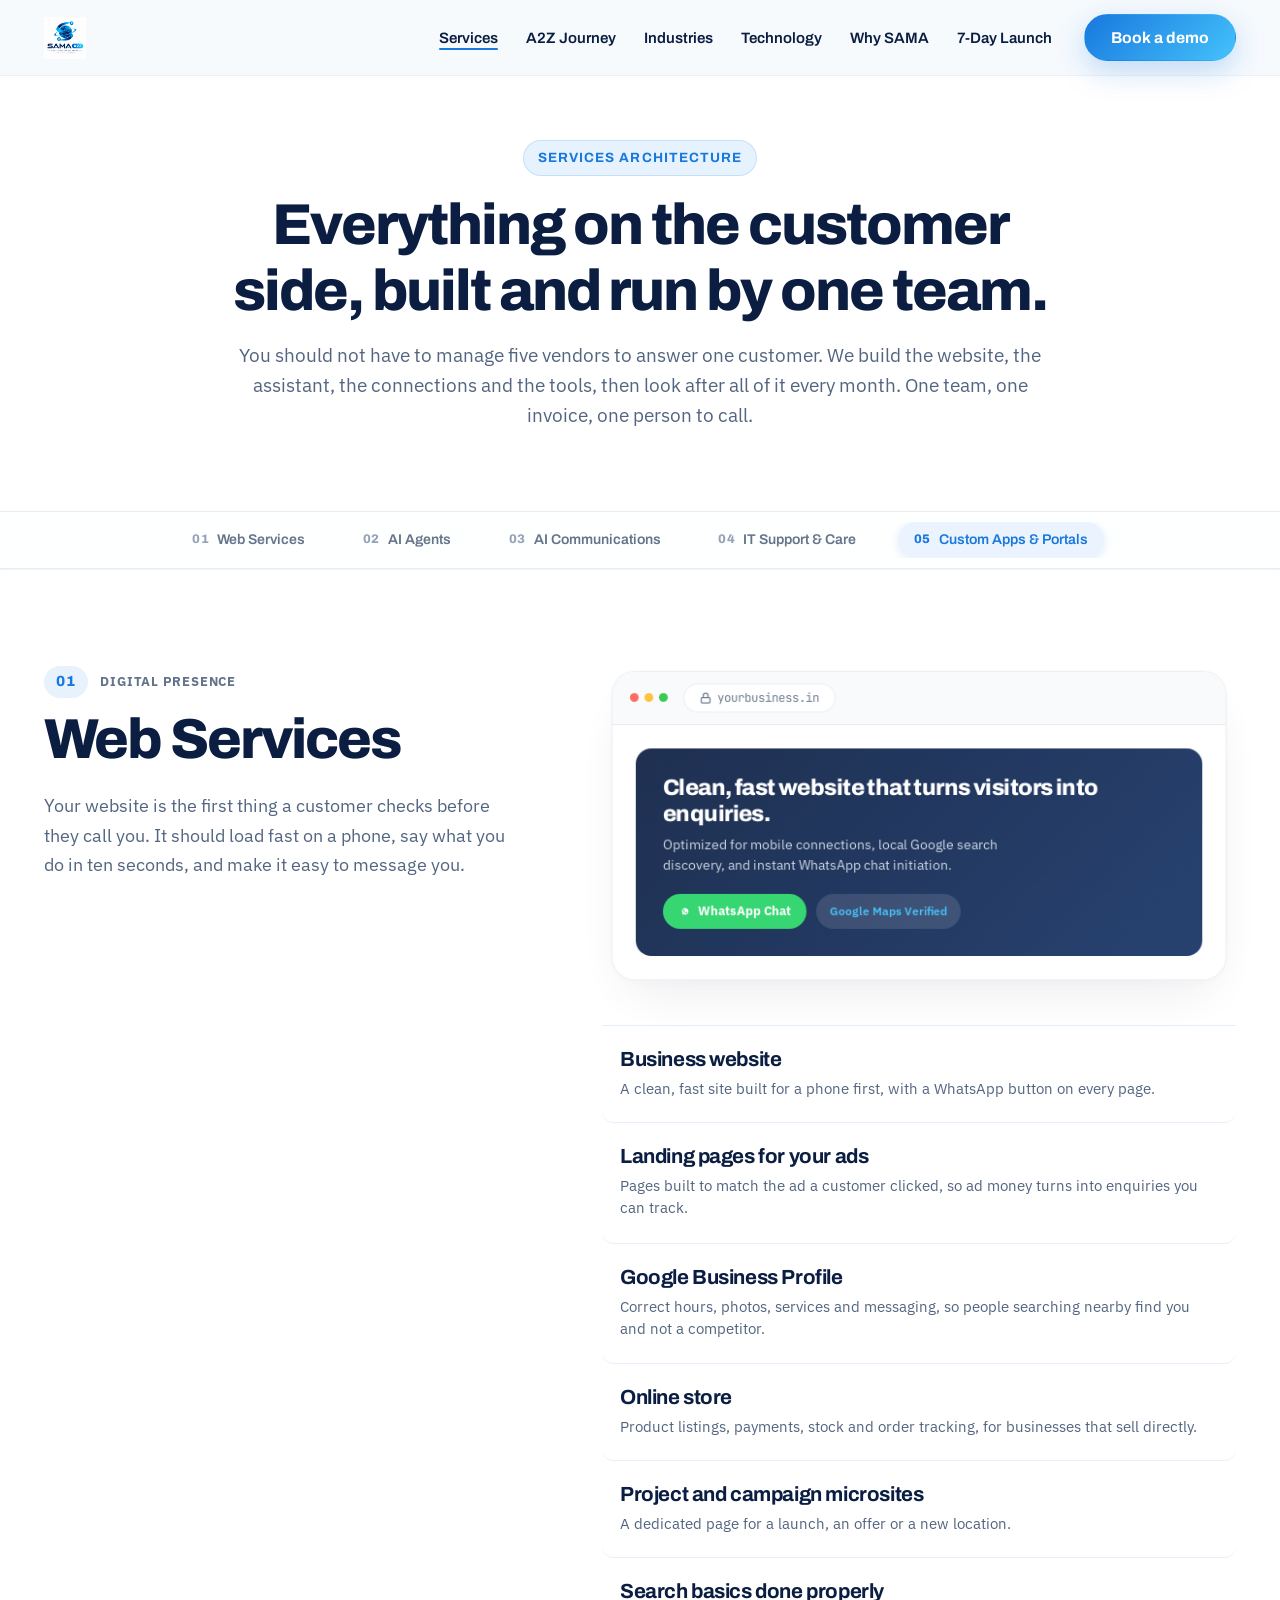
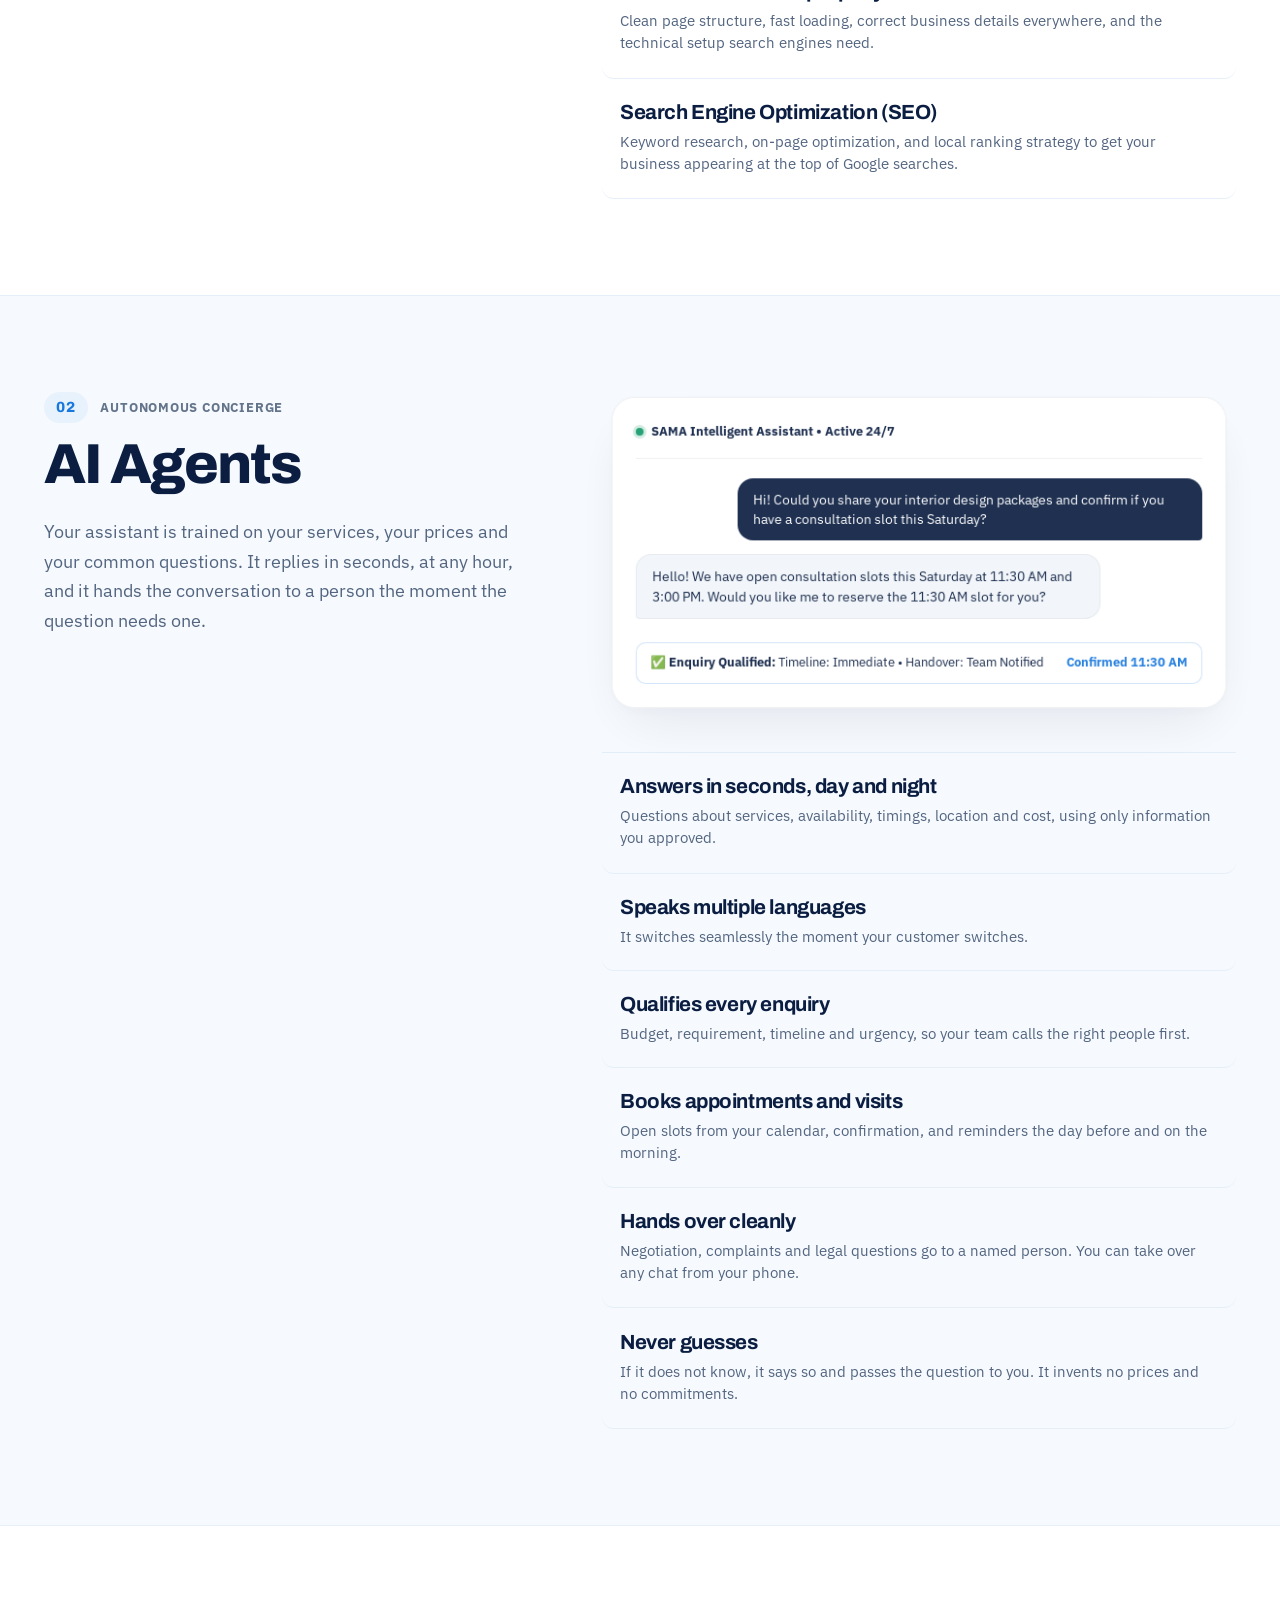
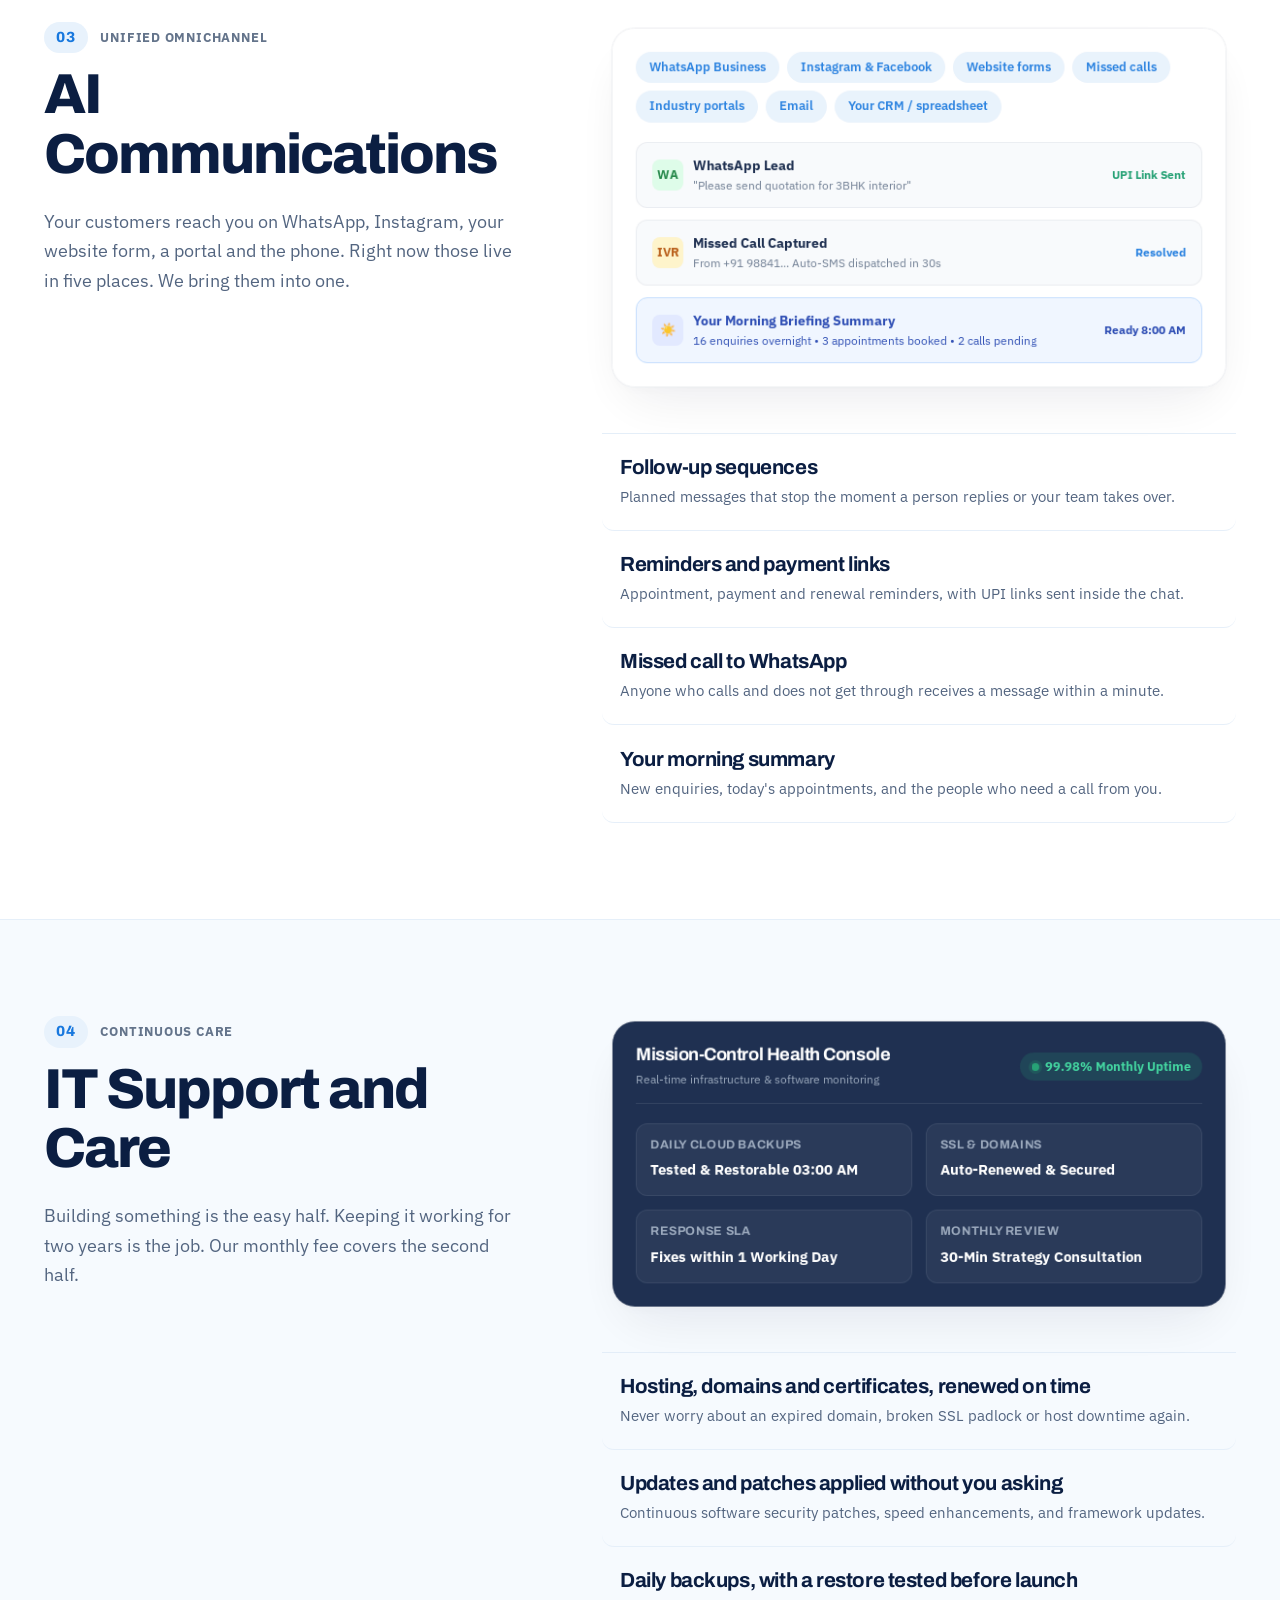
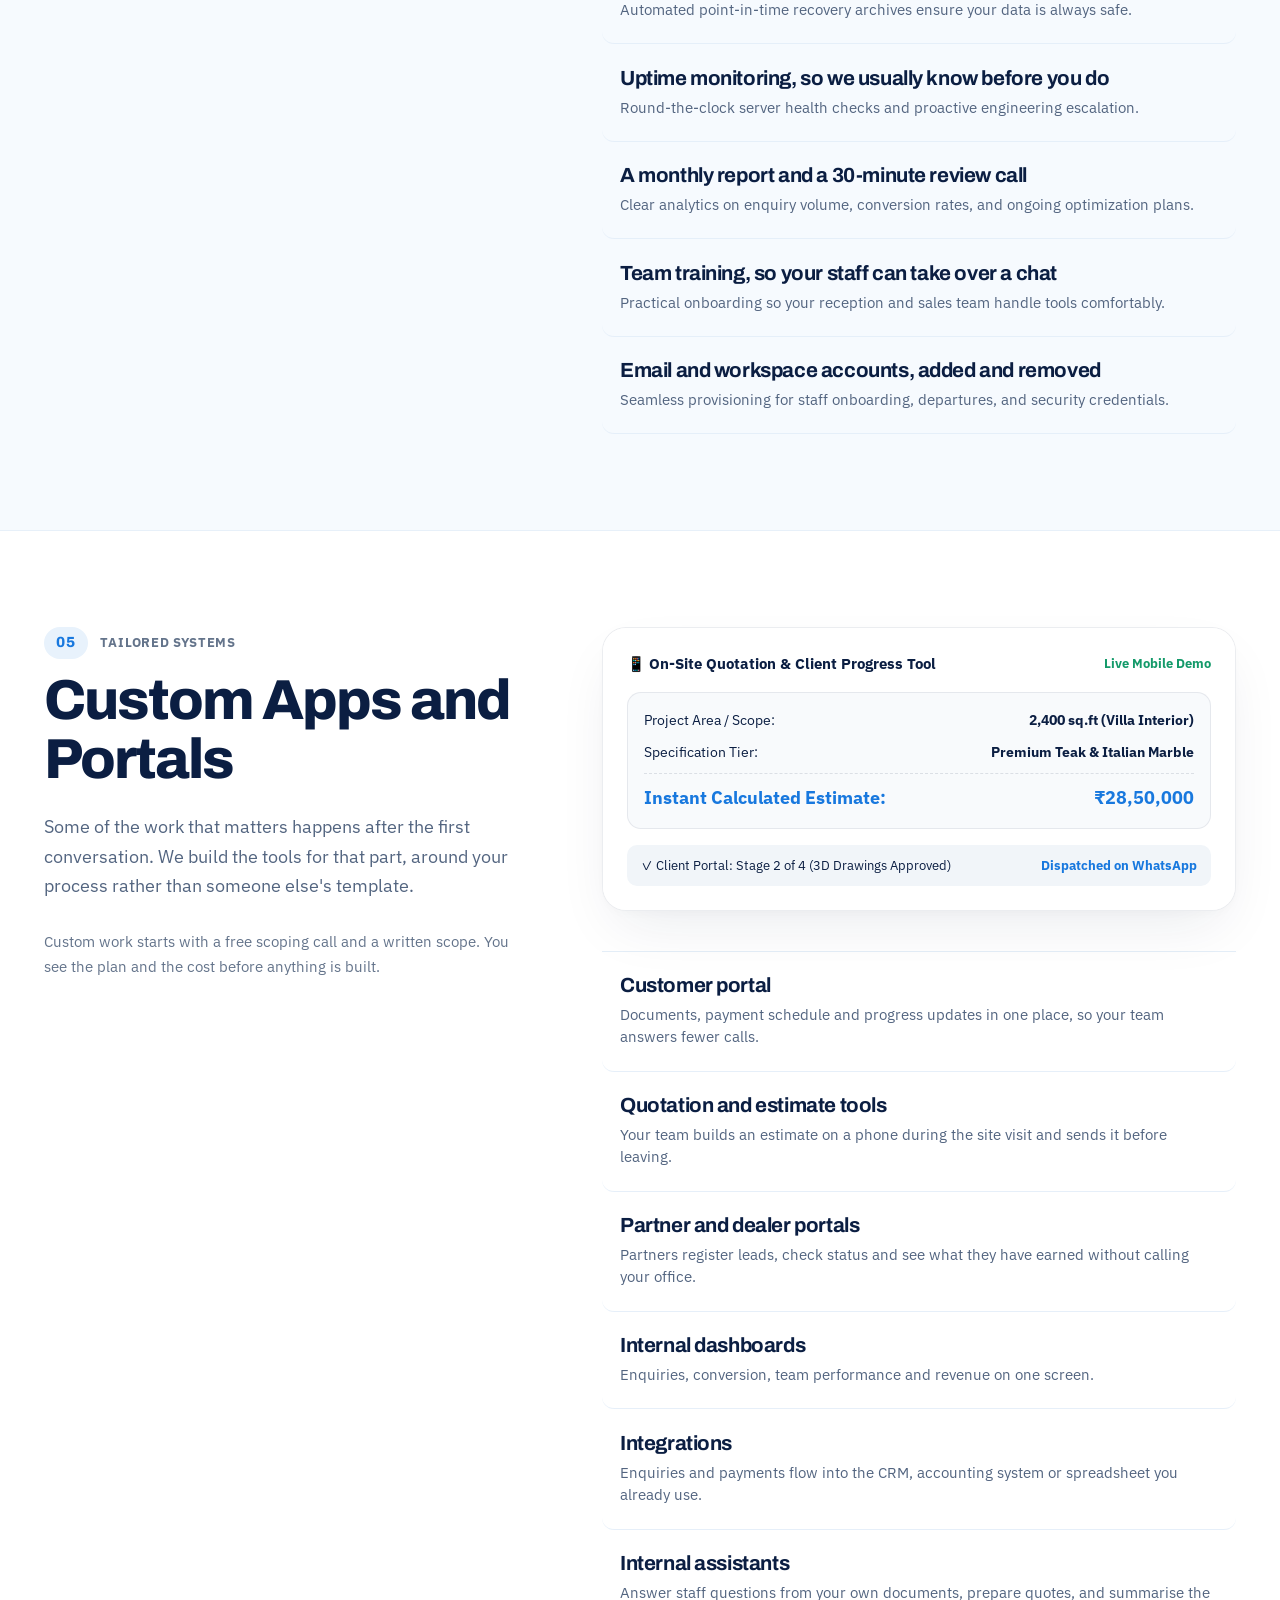
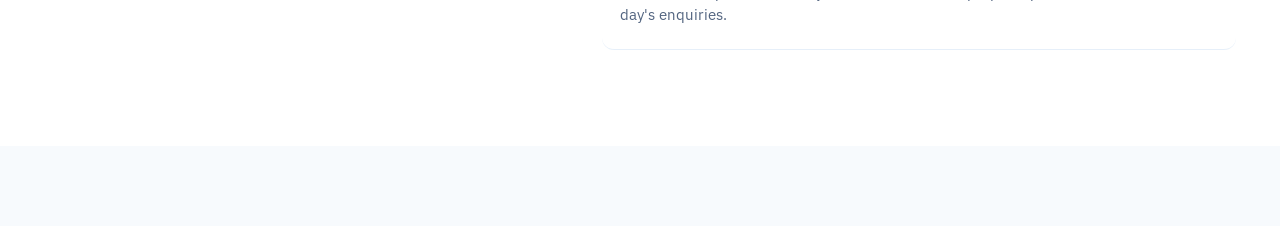
<file: services.html>
<!DOCTYPE html>
<html lang="en">
<head>
  <meta charset="UTF-8">
  <meta name="viewport" content="width=device-width, initial-scale=1.0">
  <title>Services — SAMA A2Z | Everything on the customer side</title>
  <meta name="description" content="Five things we build and run: Web Services, AI Agents, AI Communications, IT Support & Care, and Custom Apps & Portals.">
  <link rel="stylesheet" href="css/main.css">
  <link rel="stylesheet" href="css/components.css">
</head>
<body>

  <!-- Header -->
  <header class="site-header" id="siteHeader">
    <div class="container nav-container">
      <a href="index.html" class="brand-link" aria-label="SAMA A2Z Home">
        <img src="assets/logo.jpeg" alt="SAMA A2Z — AI Solutions for SME Growth">
      </a>

      <nav class="main-nav">
        <ul class="nav-list">
          <li class="nav-item"><a href="services.html" class="active">Services</a></li>
          <li class="nav-item"><a href="index.html#a2z-journey">A2Z Journey</a></li>
          <li class="nav-item"><a href="index.html#industries">Industries</a></li>
          <li class="nav-item"><a href="technology.html">Technology</a></li>
          <li class="nav-item"><a href="index.html#difference">Why SAMA</a></li>
          <li class="nav-item"><a href="index.html#timeline">7-Day Launch</a></li>
        </ul>
        <div class="nav-actions">
          <button type="button" class="btn btn-primary" data-open-demo>Book a demo</button>
        </div>
      </nav>
    </div>
  </header>

  <main style="padding-top:0; padding-bottom:80px;">
    <!-- Section Header -->
    <div class="services-header-wrap">
      <div class="container">
        <div class="section-header text-center">
          <div class="eyebrow">Services Architecture</div>
          <h1 style="font-size:clamp(2.4rem, 4.5vw, 3.6rem); margin-bottom:16px;">
            Everything on the customer side, built and run by one team.
          </h1>
          <p class="section-desc">
            You should not have to manage five vendors to answer one customer. We build the website, the assistant, the connections and the tools, then look after all of it every month. One team, one invoice, one person to call.
          </p>
        </div>
      </div>
    </div>

    <!-- Sticky Horizontal Chapter Nav Tracker -->
    <nav class="services-nav-tracker" aria-label="Services Chapters">
      <div class="container">
        <ul class="services-nav-list">
          <li>
            <a href="#service-ch-01" class="services-nav-item active" data-chapter="1">
              <span>01</span> Web Services
            </a>
          </li>
          <li>
            <a href="#service-ch-02" class="services-nav-item" data-chapter="2">
              <span>02</span> AI Agents
            </a>
          </li>
          <li>
            <a href="#service-ch-03" class="services-nav-item" data-chapter="3">
              <span>03</span> AI Communications
            </a>
          </li>
          <li>
            <a href="#service-ch-04" class="services-nav-item" data-chapter="4">
              <span>04</span> IT Support & Care
            </a>
          </li>
          <li>
            <a href="#service-ch-05" class="services-nav-item" data-chapter="5">
              <span>05</span> Custom Apps & Portals
            </a>
          </li>
        </ul>
      </div>
    </nav>

    <!-- CHAPTER 01: WEB SERVICES -->
    <div class="editorial-chapter bg-white" id="service-ch-01" data-chapter-index="1">
      <div class="container">
        <div class="editorial-chapter-grid">
          <!-- Sticky Left Column -->
          <div class="editorial-left-col">
            <div class="editorial-meta-row">
              <span class="editorial-chapter-num">01</span>
              <span class="editorial-category-label">Digital Presence</span>
            </div>
            <h2 class="editorial-chapter-title">Web Services</h2>
            <p class="editorial-chapter-desc">
              Your website is the first thing a customer checks before they call you. It should load fast on a phone,
              say what you do in ten seconds, and make it easy to message you.
            </p>
          </div>

          <!-- Right Column: Visual + Editorial List -->
          <div class="editorial-right-col">
            <!-- Large Interactive Visual Frame -->
            <div class="editorial-visual-frame">
              <div class="web-mockup-header">
                <div class="mockup-controls">
                  <span class="mockup-dot red"></span>
                  <span class="mockup-dot yellow"></span>
                  <span class="mockup-dot green"></span>
                </div>
                <div class="mockup-address">
                  <svg width="12" height="12" viewBox="0 0 24 24" fill="none" stroke="currentColor" stroke-width="2.5"><rect x="3" y="11" width="18" height="11" rx="2" ry="2"></rect><path d="M7 11V7a5 5 0 0 1 10 0v4"></path></svg>
                  yourbusiness.in
                </div>
              </div>
              <div class="web-mockup-body">
                <div class="web-mockup-hero">
                  <h3 style="font-size:1.45rem; font-weight:800; color:#FFFFFF; margin-bottom:8px;">Clean, fast website that turns visitors into enquiries.</h3>
                  <p>Optimized for mobile connections, local Google search discovery, and instant WhatsApp chat initiation.</p>
                  <div class="web-mockup-actions">
                    <span class="mockup-wa-btn">
                      <svg width="14" height="14" viewBox="0 0 24 24" fill="currentColor"><path d="M12.031 6.172c-3.181 0-5.767 2.586-5.768 5.766-.001 1.298.38 2.27 1.019 3.287l-.711 2.598 2.664-.698c.97.53 1.761.815 2.796.815 3.18 0 5.767-2.587 5.768-5.766.001-3.182-2.585-5.77-5.768-5.772zm3.377 8.212c-.144.405-.837.774-1.171.824-.312.045-.634.05-1.026-.07-.253-.078-.582-.191-1.009-.377-1.78-.776-2.923-2.569-3.011-2.687-.088-.119-.724-.964-.724-1.839 0-.875.457-1.306.621-1.482.164-.176.357-.22.476-.22.119 0 .238.001.341.006.113.005.263-.043.411.314.156.377.534 1.303.58 1.398.047.095.078.206.016.33-.062.123-.093.2-.186.308-.093.108-.198.24-.282.323-.094.094-.192.196-.083.383.11.188.489.807 1.05 1.307.724.644 1.334.843 1.524.937.19.094.301.079.412-.047.111-.127.476-.554.603-.744.127-.19.254-.158.428-.094.175.063 1.11.524 1.301.619.19.095.317.143.364.222.048.079.048.46-.096.865z"/></svg>
                      WhatsApp Chat
                    </span>
                    <span class="mockup-speed-pill">Google Maps Verified</span>
                  </div>
                </div>
              </div>
            </div>

            <!-- Refined Editorial List -->
            <div class="editorial-services-list">
              <div class="editorial-row">
                <div class="editorial-row-main">
                  <h3 class="editorial-service-name">Business website</h3>
                  <p class="editorial-service-desc">A clean, fast site built for a phone first, with a WhatsApp button on every page.</p>
                </div>
              </div>

              <div class="editorial-row">
                <div class="editorial-row-main">
                  <h3 class="editorial-service-name">Landing pages for your ads</h3>
                  <p class="editorial-service-desc">Pages built to match the ad a customer clicked, so ad money turns into enquiries you can track.</p>
                </div>
              </div>

              <div class="editorial-row">
                <div class="editorial-row-main">
                  <h3 class="editorial-service-name">Google Business Profile</h3>
                  <p class="editorial-service-desc">Correct hours, photos, services and messaging, so people searching nearby find you and not a competitor.</p>
                </div>
              </div>

              <div class="editorial-row">
                <div class="editorial-row-main">
                  <h3 class="editorial-service-name">Online store</h3>
                  <p class="editorial-service-desc">Product listings, payments, stock and order tracking, for businesses that sell directly.</p>
                </div>
              </div>

              <div class="editorial-row">
                <div class="editorial-row-main">
                  <h3 class="editorial-service-name">Project and campaign microsites</h3>
                  <p class="editorial-service-desc">A dedicated page for a launch, an offer or a new location.</p>
                </div>
              </div>

              <div class="editorial-row">
                <div class="editorial-row-main">
                  <h3 class="editorial-service-name">Search basics done properly</h3>
                  <p class="editorial-service-desc">Clean page structure, fast loading, correct business details everywhere, and the technical setup search engines need.</p>
                </div>
              </div>

              <div class="editorial-row">
                <div class="editorial-row-main">
                  <h3 class="editorial-service-name">Search Engine Optimization (SEO)</h3>
                  <p class="editorial-service-desc">Keyword research, on-page optimization, and local ranking strategy to get your business appearing at the top of Google searches.</p>
                </div>
              </div>
            </div>
          </div>
        </div>
      </div>
    </div>

    <!-- CHAPTER 02: AI AGENTS -->
    <div class="editorial-chapter bg-tint" id="service-ch-02" data-chapter-index="2">
      <div class="container">
        <div class="editorial-chapter-grid">
          <!-- Sticky Left Column -->
          <div class="editorial-left-col">
            <div class="editorial-meta-row">
              <span class="editorial-chapter-num">02</span>
              <span class="editorial-category-label">Autonomous Concierge</span>
            </div>
            <h2 class="editorial-chapter-title">AI Agents</h2>
            <p class="editorial-chapter-desc">
              Your assistant is trained on your services, your prices and your common questions. It replies in seconds, at any hour, and it hands the conversation to a person the moment the question needs one.
            </p>
          </div>

          <!-- Right Column: Visual + Editorial List -->
          <div class="editorial-right-col">
            <!-- Large Interactive Visual Frame -->
            <div class="editorial-visual-frame">
              <div class="ai-agent-console">
                <div class="ai-console-header">
                  <div class="ai-status-live">
                    <span class="live-beacon"></span>
                    SAMA Intelligent Assistant • Active 24/7
                  </div>
                </div>
                <div class="ai-chat-thread">
                  <div class="chat-bubble customer">
                    Hi! Could you share your interior design packages and confirm if you have a consultation slot this Saturday?
                  </div>
                  <div class="chat-bubble assistant">
                    Hello! We have open consultation slots this Saturday at 11:30 AM and 3:00 PM. Would you like me to reserve the 11:30 AM slot for you?
                  </div>
                  <div class="chat-action-card">
                    <div>
                      <strong>✅ Enquiry Qualified:</strong> Timeline: Immediate • Handover: Team Notified
                    </div>
                    <span style="color:#1878DE; font-weight:700;">Confirmed 11:30 AM</span>
                  </div>
                </div>
              </div>
            </div>

            <!-- Refined Editorial List -->
            <div class="editorial-services-list">
              <div class="editorial-row">
                <div class="editorial-row-main">
                  <h3 class="editorial-service-name">Answers in seconds, day and night</h3>
                  <p class="editorial-service-desc">Questions about services, availability, timings, location and cost, using only information you approved.</p>
                </div>
              </div>

              <div class="editorial-row">
                <div class="editorial-row-main">
                  <h3 class="editorial-service-name">Speaks multiple languages</h3>
                  <p class="editorial-service-desc">It switches seamlessly the moment your customer switches.</p>
                </div>
              </div>

              <div class="editorial-row">
                <div class="editorial-row-main">
                  <h3 class="editorial-service-name">Qualifies every enquiry</h3>
                  <p class="editorial-service-desc">Budget, requirement, timeline and urgency, so your team calls the right people first.</p>
                </div>
              </div>

              <div class="editorial-row">
                <div class="editorial-row-main">
                  <h3 class="editorial-service-name">Books appointments and visits</h3>
                  <p class="editorial-service-desc">Open slots from your calendar, confirmation, and reminders the day before and on the morning.</p>
                </div>
              </div>

              <div class="editorial-row">
                <div class="editorial-row-main">
                  <h3 class="editorial-service-name">Hands over cleanly</h3>
                  <p class="editorial-service-desc">Negotiation, complaints and legal questions go to a named person. You can take over any chat from your phone.</p>
                </div>
              </div>

              <div class="editorial-row">
                <div class="editorial-row-main">
                  <h3 class="editorial-service-name">Never guesses</h3>
                  <p class="editorial-service-desc">If it does not know, it says so and passes the question to you. It invents no prices and no commitments.</p>
                </div>
              </div>
            </div>
          </div>
        </div>
      </div>
    </div>

    <!-- CHAPTER 03: AI COMMUNICATIONS -->
    <div class="editorial-chapter bg-white" id="service-ch-03" data-chapter-index="3">
      <div class="container">
        <div class="editorial-chapter-grid">
          <!-- Sticky Left Column -->
          <div class="editorial-left-col">
            <div class="editorial-meta-row">
              <span class="editorial-chapter-num">03</span>
              <span class="editorial-category-label">Unified Omnichannel</span>
            </div>
            <h2 class="editorial-chapter-title">AI Communications</h2>
            <p class="editorial-chapter-desc">
              Your customers reach you on WhatsApp, Instagram, your website form, a portal and the phone. Right now those live in five places. We bring them into one.
            </p>
          </div>

          <!-- Right Column: Visual + Editorial List -->
          <div class="editorial-right-col">
            <!-- Large Interactive Visual Frame -->
            <div class="editorial-visual-frame">
              <div class="channels-hub-view">
                <div class="hub-channel-chips">
                  <span class="hub-chip">WhatsApp Business</span>
                  <span class="hub-chip">Instagram & Facebook</span>
                  <span class="hub-chip">Website forms</span>
                  <span class="hub-chip">Missed calls</span>
                  <span class="hub-chip">Industry portals</span>
                  <span class="hub-chip">Email</span>
                  <span class="hub-chip">Your CRM / spreadsheet</span>
                </div>

                <div class="hub-stream-list">
                  <div class="hub-stream-item">
                    <div class="hub-stream-left">
                      <span class="hub-icon-pill hub-icon-wa">WA</span>
                      <div>
                        <strong>WhatsApp Lead</strong>
                        <div style="font-size:0.78rem; color:#64748B;">"Please send quotation for 3BHK interior"</div>
                      </div>
                    </div>
                    <span style="font-size:0.75rem; color:#149A6A; font-weight:700;">UPI Link Sent</span>
                  </div>

                  <div class="hub-stream-item">
                    <div class="hub-stream-left">
                      <span class="hub-icon-pill hub-icon-call">IVR</span>
                      <div>
                        <strong>Missed Call Captured</strong>
                        <div style="font-size:0.78rem; color:#64748B;">From +91 98841... Auto-SMS dispatched in 30s</div>
                      </div>
                    </div>
                    <span style="font-size:0.75rem; color:#1878DE; font-weight:700;">Resolved</span>
                  </div>

                  <div class="hub-stream-item" style="background:#EFF6FF; border-color:#BFDBFE;">
                    <div class="hub-stream-left">
                      <span class="hub-icon-pill hub-icon-form">☀️</span>
                      <div>
                        <strong style="color:#1E40AF;">Your Morning Briefing Summary</strong>
                        <div style="font-size:0.78rem; color:#1E40AF;">16 enquiries overnight • 3 appointments booked • 2 calls pending</div>
                      </div>
                    </div>
                    <span style="font-size:0.75rem; color:#1E40AF; font-weight:700;">Ready 8:00 AM</span>
                  </div>
                </div>
              </div>
            </div>

            <!-- Refined Editorial List -->
            <div class="editorial-services-list">
              <div class="editorial-row">
                <div class="editorial-row-main">
                  <h3 class="editorial-service-name">Follow-up sequences</h3>
                  <p class="editorial-service-desc">Planned messages that stop the moment a person replies or your team takes over.</p>
                </div>
              </div>

              <div class="editorial-row">
                <div class="editorial-row-main">
                  <h3 class="editorial-service-name">Reminders and payment links</h3>
                  <p class="editorial-service-desc">Appointment, payment and renewal reminders, with UPI links sent inside the chat.</p>
                </div>
              </div>

              <div class="editorial-row">
                <div class="editorial-row-main">
                  <h3 class="editorial-service-name">Missed call to WhatsApp</h3>
                  <p class="editorial-service-desc">Anyone who calls and does not get through receives a message within a minute.</p>
                </div>
              </div>

              <div class="editorial-row">
                <div class="editorial-row-main">
                  <h3 class="editorial-service-name">Your morning summary</h3>
                  <p class="editorial-service-desc">New enquiries, today's appointments, and the people who need a call from you.</p>
                </div>
              </div>
            </div>
          </div>
        </div>
      </div>
    </div>

    <!-- CHAPTER 04: IT SUPPORT AND CARE -->
    <div class="editorial-chapter bg-tint" id="service-ch-04" data-chapter-index="4">
      <div class="container">
        <div class="editorial-chapter-grid">
          <!-- Sticky Left Column -->
          <div class="editorial-left-col">
            <div class="editorial-meta-row">
              <span class="editorial-chapter-num">04</span>
              <span class="editorial-category-label">Continuous Care</span>
            </div>
            <h2 class="editorial-chapter-title">IT Support and Care</h2>
            <p class="editorial-chapter-desc">
              Building something is the easy half. Keeping it working for two years is the job. Our monthly fee covers the second half.
            </p>
          </div>

          <!-- Right Column: Visual + Editorial List -->
          <div class="editorial-right-col">
            <!-- Large Interactive Visual Frame -->
            <div class="editorial-visual-frame">
              <div class="it-care-console">
                <div class="it-console-top">
                  <div>
                    <h3 style="font-size:1.15rem; color:#FFFFFF; margin-bottom:4px;">Mission-Control Health Console</h3>
                    <p style="font-size:0.78rem; color:#94A3B8;">Real-time infrastructure & software monitoring</p>
                  </div>
                  <span class="it-uptime-badge">
                    <span class="live-beacon"></span> 99.98% Monthly Uptime
                  </span>
                </div>

                <div class="it-metrics-grid">
                  <div class="it-metric-box">
                    <h5>Daily Cloud Backups</h5>
                    <p>Tested & Restorable 03:00 AM</p>
                  </div>
                  <div class="it-metric-box">
                    <h5>SSL & Domains</h5>
                    <p>Auto-Renewed & Secured</p>
                  </div>
                  <div class="it-metric-box">
                    <h5>Response SLA</h5>
                    <p>Fixes within 1 Working Day</p>
                  </div>
                  <div class="it-metric-box">
                    <h5>Monthly Review</h5>
                    <p>30-Min Strategy Consultation</p>
                  </div>
                </div>
              </div>
            </div>

            <!-- Refined Editorial List -->
            <div class="editorial-services-list">
              <div class="editorial-row">
                <div class="editorial-row-main">
                  <h3 class="editorial-service-name">Hosting, domains and certificates, renewed on time</h3>
                  <p class="editorial-service-desc">Never worry about an expired domain, broken SSL padlock or host downtime again.</p>
                </div>
              </div>

              <div class="editorial-row">
                <div class="editorial-row-main">
                  <h3 class="editorial-service-name">Updates and patches applied without you asking</h3>
                  <p class="editorial-service-desc">Continuous software security patches, speed enhancements, and framework updates.</p>
                </div>
              </div>

              <div class="editorial-row">
                <div class="editorial-row-main">
                  <h3 class="editorial-service-name">Daily backups, with a restore tested before launch</h3>
                  <p class="editorial-service-desc">Automated point-in-time recovery archives ensure your data is always safe.</p>
                </div>
              </div>

              <div class="editorial-row">
                <div class="editorial-row-main">
                  <h3 class="editorial-service-name">Uptime monitoring, so we usually know before you do</h3>
                  <p class="editorial-service-desc">Round-the-clock server health checks and proactive engineering escalation.</p>
                </div>
              </div>

              <div class="editorial-row">
                <div class="editorial-row-main">
                  <h3 class="editorial-service-name">A monthly report and a 30-minute review call</h3>
                  <p class="editorial-service-desc">Clear analytics on enquiry volume, conversion rates, and ongoing optimization plans.</p>
                </div>
              </div>

              <div class="editorial-row">
                <div class="editorial-row-main">
                  <h3 class="editorial-service-name">Team training, so your staff can take over a chat</h3>
                  <p class="editorial-service-desc">Practical onboarding so your reception and sales team handle tools comfortably.</p>
                </div>
              </div>

              <div class="editorial-row">
                <div class="editorial-row-main">
                  <h3 class="editorial-service-name">Email and workspace accounts, added and removed</h3>
                  <p class="editorial-service-desc">Seamless provisioning for staff onboarding, departures, and security credentials.</p>
                </div>
              </div>
            </div>
          </div>
        </div>
      </div>
    </div>

    <!-- CHAPTER 05: CUSTOM APPS AND PORTALS -->
    <div class="editorial-chapter bg-white" id="service-ch-05" data-chapter-index="5">
      <div class="container">
        <div class="editorial-chapter-grid">
          <!-- Sticky Left Column -->
          <div class="editorial-left-col">
            <div class="editorial-meta-row">
              <span class="editorial-chapter-num">05</span>
              <span class="editorial-category-label">Tailored Systems</span>
            </div>
            <h2 class="editorial-chapter-title">Custom Apps and Portals</h2>
            <p class="editorial-chapter-desc">
              Some of the work that matters happens after the first conversation. We build the tools for that part, around your process rather than someone else's template.
            </p>
            <p class="editorial-chapter-desc" style="font-size:0.96rem; color:#64748B;">
              Custom work starts with a free scoping call and a written scope. You see the plan and the cost before anything is built.
            </p>
          </div>

          <!-- Right Column: Visual + Editorial List -->
          <div class="editorial-right-col">
            <!-- Large Interactive Visual Frame -->
            <div class="editorial-visual-frame">
              <div class="custom-apps-console">
                <div class="custom-tool-header">
                  <span>📱 On-Site Quotation & Client Progress Tool</span>
                  <span style="color:#149A6A; font-size:0.8rem; font-weight:700;">Live Mobile Demo</span>
                </div>

                <div class="quote-calculator-card">
                  <div class="quote-calc-row">
                    <span>Project Area / Scope:</span>
                    <strong>2,400 sq.ft (Villa Interior)</strong>
                  </div>
                  <div class="quote-calc-row">
                    <span>Specification Tier:</span>
                    <strong>Premium Teak & Italian Marble</strong>
                  </div>
                  <div class="quote-calc-total">
                    <span>Instant Calculated Estimate:</span>
                    <span>₹28,50,000</span>
                  </div>
                </div>

                <div style="display:flex; justify-content:space-between; align-items:center; background:#F1F5F9; padding:10px 14px; border-radius:10px; font-size:0.82rem;">
                  <span>✓ Client Portal: Stage 2 of 4 (3D Drawings Approved)</span>
                  <span style="color:#1878DE; font-weight:700;">Dispatched on WhatsApp</span>
                </div>
              </div>
            </div>

            <!-- Refined Editorial List -->
            <div class="editorial-services-list">
              <div class="editorial-row">
                <div class="editorial-row-main">
                  <h3 class="editorial-service-name">Customer portal</h3>
                  <p class="editorial-service-desc">Documents, payment schedule and progress updates in one place, so your team answers fewer calls.</p>
                </div>
              </div>

              <div class="editorial-row">
                <div class="editorial-row-main">
                  <h3 class="editorial-service-name">Quotation and estimate tools</h3>
                  <p class="editorial-service-desc">Your team builds an estimate on a phone during the site visit and sends it before leaving.</p>
                </div>
              </div>

              <div class="editorial-row">
                <div class="editorial-row-main">
                  <h3 class="editorial-service-name">Partner and dealer portals</h3>
                  <p class="editorial-service-desc">Partners register leads, check status and see what they have earned without calling your office.</p>
                </div>
              </div>

              <div class="editorial-row">
                <div class="editorial-row-main">
                  <h3 class="editorial-service-name">Internal dashboards</h3>
                  <p class="editorial-service-desc">Enquiries, conversion, team performance and revenue on one screen.</p>
                </div>
              </div>

              <div class="editorial-row">
                <div class="editorial-row-main">
                  <h3 class="editorial-service-name">Integrations</h3>
                  <p class="editorial-service-desc">Enquiries and payments flow into the CRM, accounting system or spreadsheet you already use.</p>
                </div>
              </div>

              <div class="editorial-row">
                <div class="editorial-row-main">
                  <h3 class="editorial-service-name">Internal assistants</h3>
                  <p class="editorial-service-desc">Answer staff questions from your own documents, prepare quotes, and summarise the day's enquiries.</p>
                </div>
              </div>
            </div>
          </div>
        </div>
      </div>
    </div>
  </main>

  <!-- Reusable Demo Modal -->
  <div class="modal-backdrop" id="demoModal" role="dialog" aria-modal="true">
    <div class="modal-card">
      <button class="modal-close-btn" id="modalCloseBtn" aria-label="Close modal">✕</button>
      <div class="eyebrow">20-Minute Discovery</div>
      <h3 style="font-size:1.6rem; color:var(--color-midnight); margin-bottom:6px;">Book your 20-minute demo</h3>
      <p style="font-size:0.92rem; color:var(--color-text-muted);">
        Tell us about your business. We will contact you through WhatsApp within <strong>one working day</strong>.
      </p>
      <form id="samaDemoForm" class="form-grid">
        <div class="form-group">
          <label class="form-label">Your Name *</label>
          <input type="text" name="name" class="form-input" placeholder="e.g. Mahesh" required>
        </div>
        <div class="form-group">
          <label class="form-label">Business Name *</label>
          <input type="text" name="business" class="form-input" placeholder="e.g. Sri Sai Properties" required>
        </div>
        <div class="form-group">
          <label class="form-label">City *</label>
          <input type="text" name="city" class="form-input" placeholder="Hyderabad, etc." required>
        </div>
        <div class="form-group">
          <label class="form-label">WhatsApp Number *</label>
          <input type="tel" name="whatsapp" class="form-input" placeholder="+91 98765 43210" required>
        </div>
        <div class="form-group col-span-2">
          <button type="submit" class="btn btn-primary" style="width:100%; padding-block:16px;">Request Demo</button>
        </div>
      </form>
    </div>
  </div>

  <script src="js/app.js"></script>
</body>
</html>
</file>
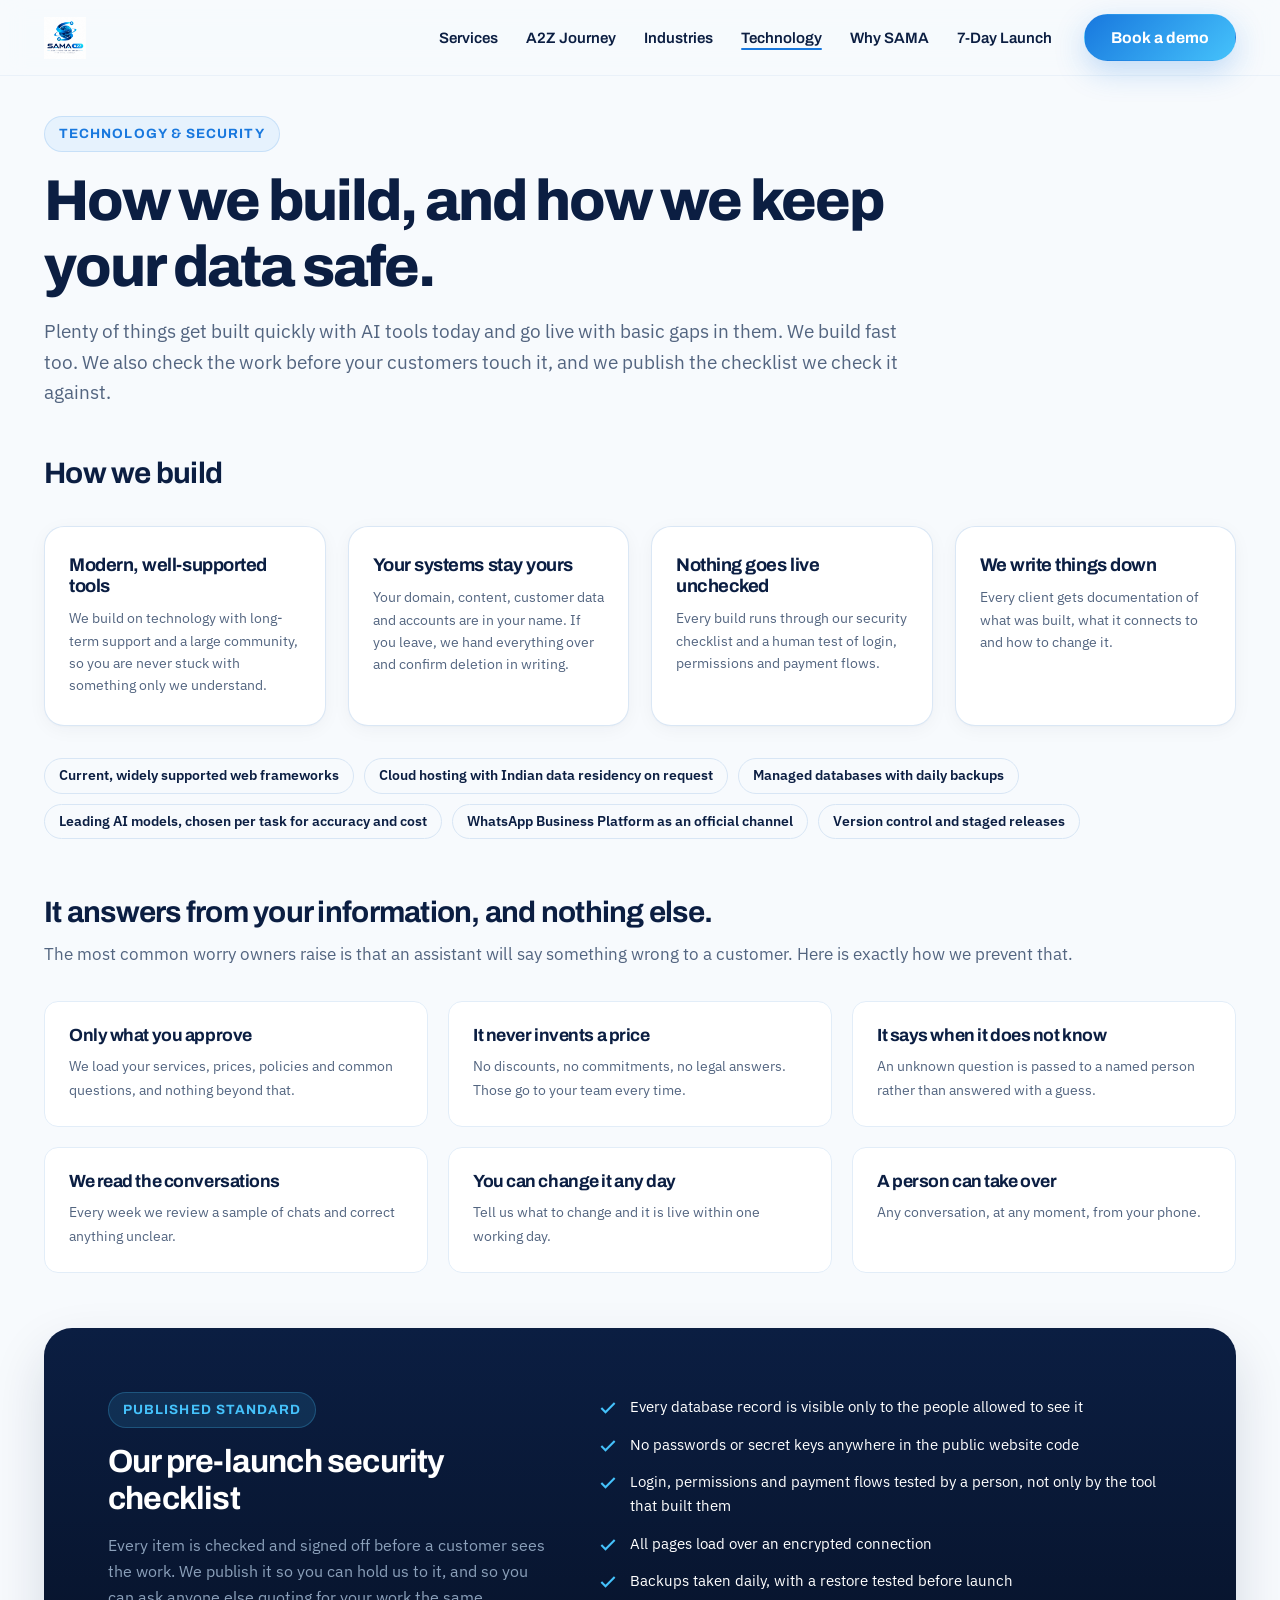
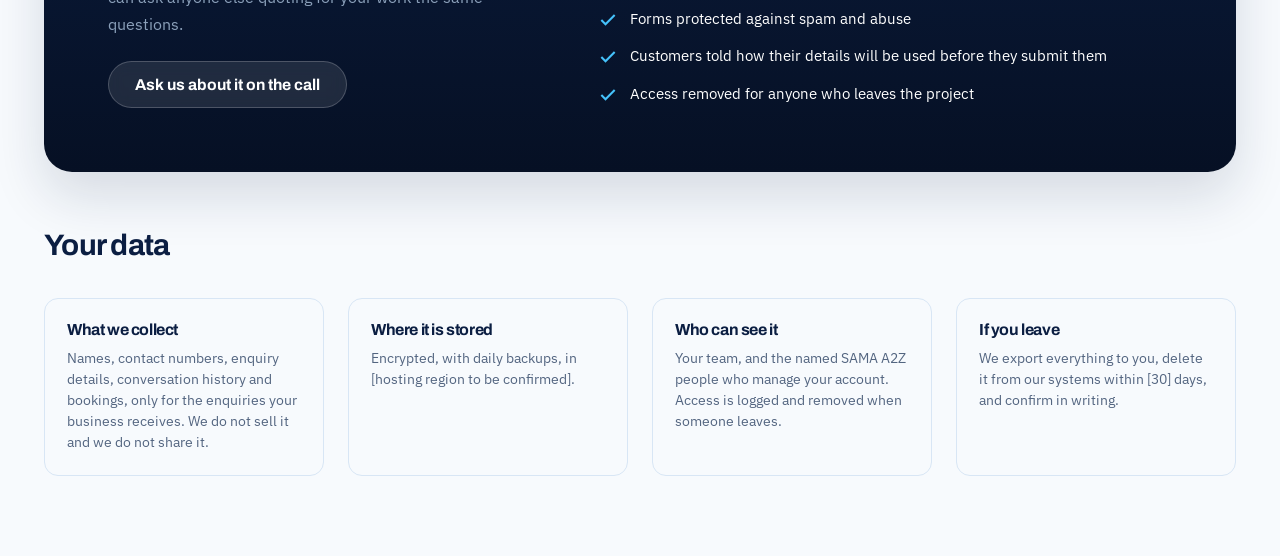
<file: technology.html>
<!DOCTYPE html>
<html lang="en">
<head>
  <meta charset="UTF-8">
  <meta name="viewport" content="width=device-width, initial-scale=1.0">
  <title>Technology & Security — SAMA A2Z | How we build safely</title>
  <meta name="description" content="How we build, and how we keep your data safe. Explore our published pre-launch security checklist and data governance principles.">
  <link rel="stylesheet" href="css/main.css">
  <link rel="stylesheet" href="css/components.css">
</head>
<body>

  <!-- Header -->
  <header class="site-header" id="siteHeader">
    <div class="container nav-container">
      <a href="index.html" class="brand-link" aria-label="SAMA A2Z Home">
        <img src="assets/logo.jpeg" alt="SAMA A2Z — AI Solutions for SME Growth">
      </a>

      <nav class="main-nav">
        <ul class="nav-list">
          <li class="nav-item"><a href="services.html">Services</a></li>
          <li class="nav-item"><a href="index.html#a2z-journey">A2Z Journey</a></li>
          <li class="nav-item"><a href="index.html#industries">Industries</a></li>
          <li class="nav-item"><a href="technology.html" class="active">Technology</a></li>
          <li class="nav-item"><a href="index.html#difference">Why SAMA</a></li>
          <li class="nav-item"><a href="index.html#timeline">7-Day Launch</a></li>
        </ul>
        <div class="nav-actions">
          <button type="button" class="btn btn-primary" data-open-demo>Book a demo</button>
        </div>
      </nav>
    </div>
  </header>

  <main style="padding-top:40px; padding-bottom:80px;">
    <div class="container">
      <div class="section-header" style="max-width:860px; margin-bottom:48px;">
        <div class="eyebrow">Technology & Security</div>
        <h1 style="font-size:clamp(2.4rem, 4.5vw, 3.6rem); margin-bottom:16px;">
          How we build, and how we keep your data safe.
        </h1>
        <p style="font-size:1.2rem; line-height:1.6; color:var(--color-text-muted);">
          Plenty of things get built quickly with AI tools today and go live with basic gaps in them. We build fast too. We also check the work before your customers touch it, and we publish the checklist we check it against.
        </p>
      </div>

      <!-- How We Build 4 Pillars -->
      <section style="margin-bottom:56px;">
        <h2 style="font-size:1.85rem; margin-bottom:24px;">How we build</h2>
        <div class="hold-grid" style="grid-template-columns: repeat(4, 1fr); margin-bottom:32px;">
          <div class="hold-card">
            <h3 style="font-size:1.15rem; color:var(--color-midnight); margin-bottom:10px;">Modern, well-supported tools</h3>
            <p style="font-size:0.9rem; line-height:1.55;">We build on technology with long-term support and a large community, so you are never stuck with something only we understand.</p>
          </div>
          <div class="hold-card">
            <h3 style="font-size:1.15rem; color:var(--color-midnight); margin-bottom:10px;">Your systems stay yours</h3>
            <p style="font-size:0.9rem; line-height:1.55;">Your domain, content, customer data and accounts are in your name. If you leave, we hand everything over and confirm deletion in writing.</p>
          </div>
          <div class="hold-card">
            <h3 style="font-size:1.15rem; color:var(--color-midnight); margin-bottom:10px;">Nothing goes live unchecked</h3>
            <p style="font-size:0.9rem; line-height:1.55;">Every build runs through our security checklist and a human test of login, permissions and payment flows.</p>
          </div>
          <div class="hold-card">
            <h3 style="font-size:1.15rem; color:var(--color-midnight); margin-bottom:10px;">We write things down</h3>
            <p style="font-size:0.9rem; line-height:1.55;">Every client gets documentation of what was built, what it connects to and how to change it.</p>
          </div>
        </div>

        <div style="display:flex; flex-wrap:wrap; gap:10px;">
          <span class="a2z-tag">Current, widely supported web frameworks</span>
          <span class="a2z-tag">Cloud hosting with Indian data residency on request</span>
          <span class="a2z-tag">Managed databases with daily backups</span>
          <span class="a2z-tag">Leading AI models, chosen per task for accuracy and cost</span>
          <span class="a2z-tag">WhatsApp Business Platform as an official channel</span>
          <span class="a2z-tag">Version control and staged releases</span>
        </div>
      </section>

      <!-- It answers from your information, and nothing else -->
      <section style="margin-bottom:56px;">
        <h2 style="font-size:1.85rem; margin-bottom:12px;">It answers from your information, and nothing else.</h2>
        <p style="font-size:1.05rem; color:var(--color-text-muted); margin-bottom:28px;">
          The most common worry owners raise is that an assistant will say something wrong to a customer. Here is exactly how we prevent that.
        </p>

        <div class="trust-grid-cards">
          <div class="trust-rule-card">
            <h4 style="font-size:1.1rem; color:var(--color-midnight); margin-bottom:8px;">Only what you approve</h4>
            <p style="font-size:0.9rem;">We load your services, prices, policies and common questions, and nothing beyond that.</p>
          </div>
          <div class="trust-rule-card">
            <h4 style="font-size:1.1rem; color:var(--color-midnight); margin-bottom:8px;">It never invents a price</h4>
            <p style="font-size:0.9rem;">No discounts, no commitments, no legal answers. Those go to your team every time.</p>
          </div>
          <div class="trust-rule-card">
            <h4 style="font-size:1.1rem; color:var(--color-midnight); margin-bottom:8px;">It says when it does not know</h4>
            <p style="font-size:0.9rem;">An unknown question is passed to a named person rather than answered with a guess.</p>
          </div>
          <div class="trust-rule-card">
            <h4 style="font-size:1.1rem; color:var(--color-midnight); margin-bottom:8px;">We read the conversations</h4>
            <p style="font-size:0.9rem;">Every week we review a sample of chats and correct anything unclear.</p>
          </div>
          <div class="trust-rule-card">
            <h4 style="font-size:1.1rem; color:var(--color-midnight); margin-bottom:8px;">You can change it any day</h4>
            <p style="font-size:0.9rem;">Tell us what to change and it is live within one working day.</p>
          </div>
          <div class="trust-rule-card">
            <h4 style="font-size:1.1rem; color:var(--color-midnight); margin-bottom:8px;">A person can take over</h4>
            <p style="font-size:0.9rem;">Any conversation, at any moment, from your phone.</p>
          </div>
        </div>
      </section>

      <!-- Pre-launch checklist card -->
      <section class="security-box" style="margin-bottom:56px;">
        <div class="security-inner-grid">
          <div>
            <div class="eyebrow eyebrow-dark">Published Standard</div>
            <h2 style="font-size:2rem; color:#FFFFFF; margin-bottom:14px;">Our pre-launch security checklist</h2>
            <p style="color:var(--color-text-light); font-size:1rem; margin-bottom:24px;">
              Every item is checked and signed off before a customer sees the work. We publish it so you can hold us to it, and so you can ask anyone else quoting for your work the same questions.
            </p>
            <button type="button" class="btn btn-dark" data-open-demo data-preset="Security Consultation">Ask us about it on the call</button>
          </div>
          <div class="security-checklist-list">
            <div class="security-check-item"><svg width="20" height="20" viewBox="0 0 24 24" fill="none" stroke="currentColor" stroke-width="2.5"><polyline points="20 6 9 17 4 12"></polyline></svg><span>Every database record is visible only to the people allowed to see it</span></div>
            <div class="security-check-item"><svg width="20" height="20" viewBox="0 0 24 24" fill="none" stroke="currentColor" stroke-width="2.5"><polyline points="20 6 9 17 4 12"></polyline></svg><span>No passwords or secret keys anywhere in the public website code</span></div>
            <div class="security-check-item"><svg width="20" height="20" viewBox="0 0 24 24" fill="none" stroke="currentColor" stroke-width="2.5"><polyline points="20 6 9 17 4 12"></polyline></svg><span>Login, permissions and payment flows tested by a person, not only by the tool that built them</span></div>
            <div class="security-check-item"><svg width="20" height="20" viewBox="0 0 24 24" fill="none" stroke="currentColor" stroke-width="2.5"><polyline points="20 6 9 17 4 12"></polyline></svg><span>All pages load over an encrypted connection</span></div>
            <div class="security-check-item"><svg width="20" height="20" viewBox="0 0 24 24" fill="none" stroke="currentColor" stroke-width="2.5"><polyline points="20 6 9 17 4 12"></polyline></svg><span>Backups taken daily, with a restore tested before launch</span></div>
            <div class="security-check-item"><svg width="20" height="20" viewBox="0 0 24 24" fill="none" stroke="currentColor" stroke-width="2.5"><polyline points="20 6 9 17 4 12"></polyline></svg><span>Forms protected against spam and abuse</span></div>
            <div class="security-check-item"><svg width="20" height="20" viewBox="0 0 24 24" fill="none" stroke="currentColor" stroke-width="2.5"><polyline points="20 6 9 17 4 12"></polyline></svg><span>Customers told how their details will be used before they submit them</span></div>
            <div class="security-check-item"><svg width="20" height="20" viewBox="0 0 24 24" fill="none" stroke="currentColor" stroke-width="2.5"><polyline points="20 6 9 17 4 12"></polyline></svg><span>Access removed for anyone who leaves the project</span></div>
          </div>
        </div>
      </section>

      <!-- Your data -->
      <section>
        <h2 style="font-size:1.85rem; margin-bottom:24px;">Your data</h2>
        <div class="data-policy-grid">
          <div class="data-policy-card">
            <h4>What we collect</h4>
            <p>Names, contact numbers, enquiry details, conversation history and bookings, only for the enquiries your business receives. We do not sell it and we do not share it.</p>
          </div>
          <div class="data-policy-card">
            <h4>Where it is stored</h4>
            <p>Encrypted, with daily backups, in [hosting region to be confirmed].</p>
          </div>
          <div class="data-policy-card">
            <h4>Who can see it</h4>
            <p>Your team, and the named SAMA A2Z people who manage your account. Access is logged and removed when someone leaves.</p>
          </div>
          <div class="data-policy-card">
            <h4>If you leave</h4>
            <p>We export everything to you, delete it from our systems within [30] days, and confirm in writing.</p>
          </div>
        </div>
      </section>
    </div>
  </main>

  <!-- Reusable Demo Modal -->
  <div class="modal-backdrop" id="demoModal" role="dialog" aria-modal="true">
    <div class="modal-card">
      <button class="modal-close-btn" id="modalCloseBtn" aria-label="Close modal">✕</button>
      <div class="eyebrow">20-Minute Discovery</div>
      <h3 style="font-size:1.6rem; color:var(--color-midnight); margin-bottom:6px;">Book your 20-minute demo</h3>
      <p style="font-size:0.92rem; color:var(--color-text-muted);">
        Tell us about your business. We will contact you through WhatsApp within <strong>one working day</strong>.
      </p>
      <form id="samaDemoForm" class="form-grid">
        <div class="form-group">
          <label class="form-label">Your Name *</label>
          <input type="text" name="name" class="form-input" placeholder="e.g. Mahesh" required>
        </div>
        <div class="form-group">
          <label class="form-label">Business Name *</label>
          <input type="text" name="business" class="form-input" placeholder="e.g. Sri Sai Properties" required>
        </div>
        <div class="form-group">
          <label class="form-label">City *</label>
          <input type="text" name="city" class="form-input" placeholder="Hyderabad, etc." required>
        </div>
        <div class="form-group">
          <label class="form-label">WhatsApp Number *</label>
          <input type="tel" name="whatsapp" class="form-input" placeholder="+91 98765 43210" required>
        </div>
        <div class="form-group col-span-2">
          <button type="submit" class="btn btn-primary" style="width:100%; padding-block:16px;">Request Demo</button>
        </div>
      </form>
    </div>
  </div>

  <script src="js/app.js"></script>
</body>
</html>
</file>
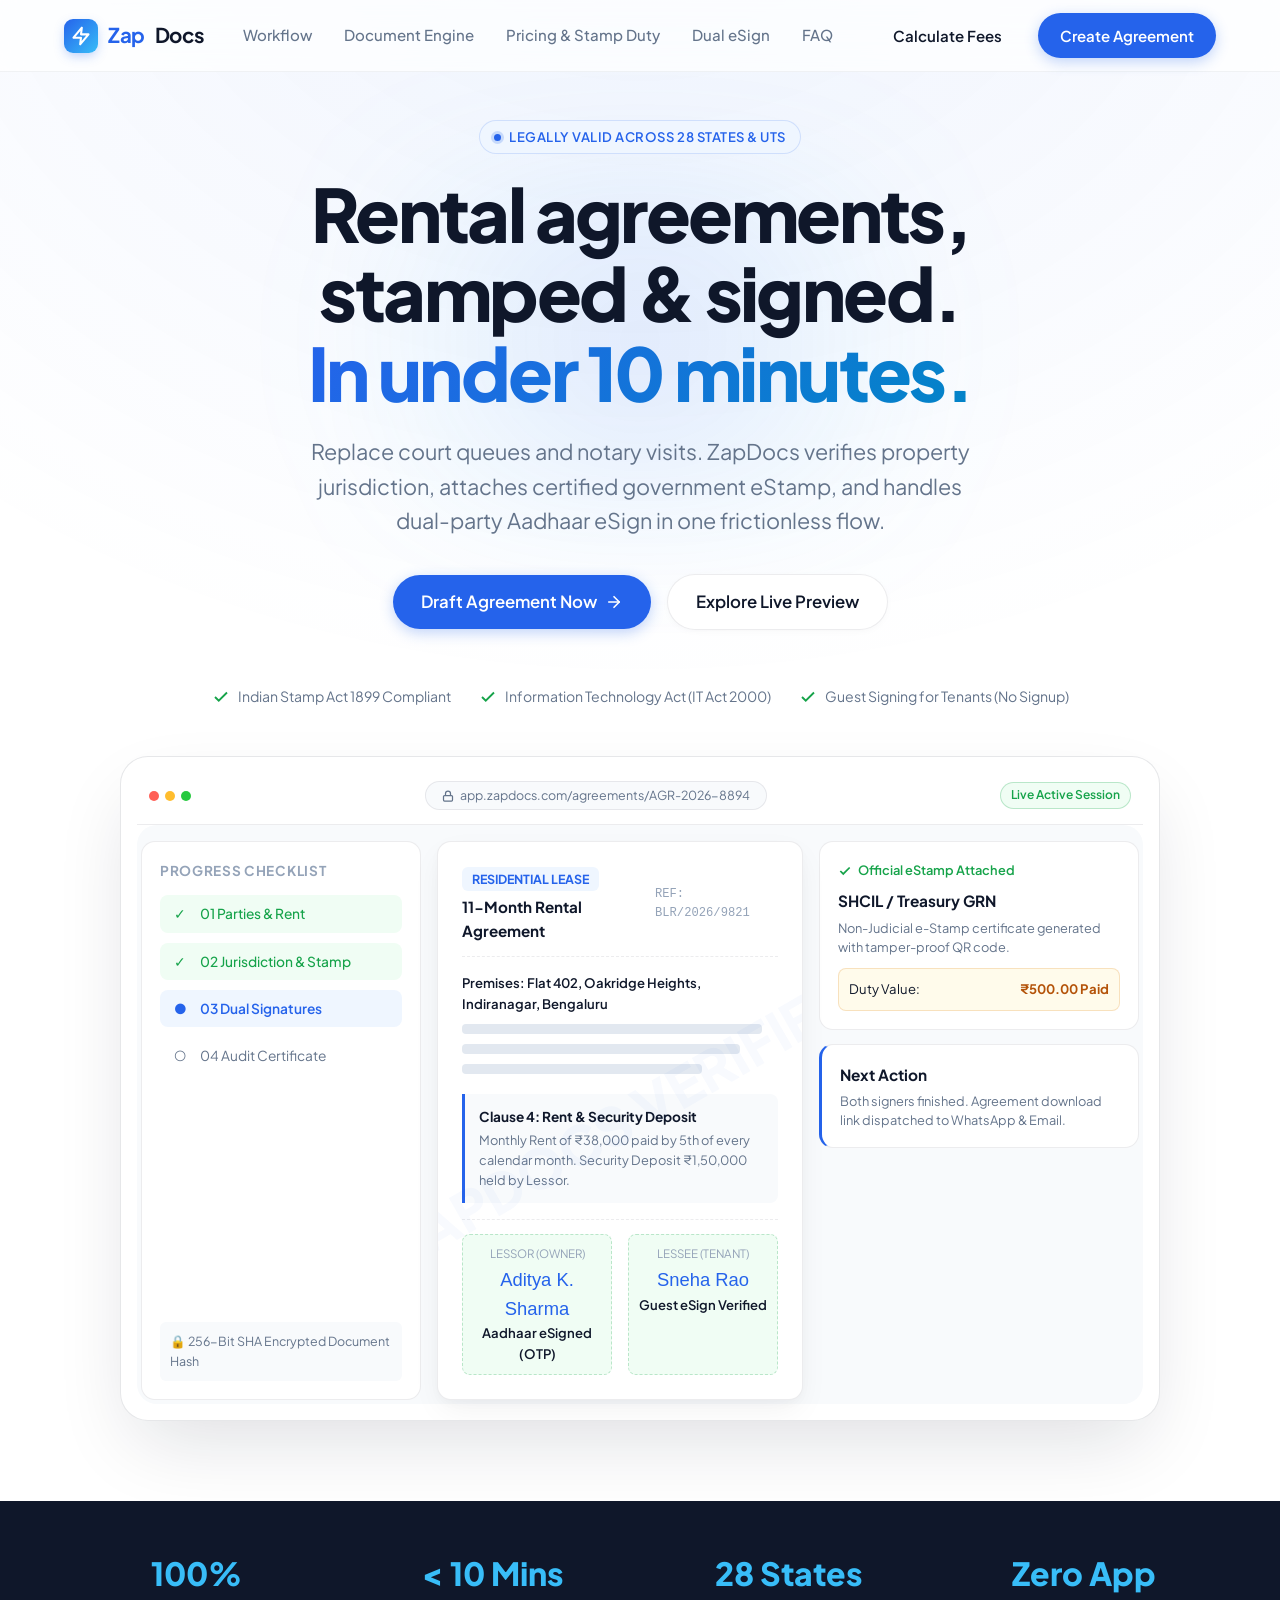
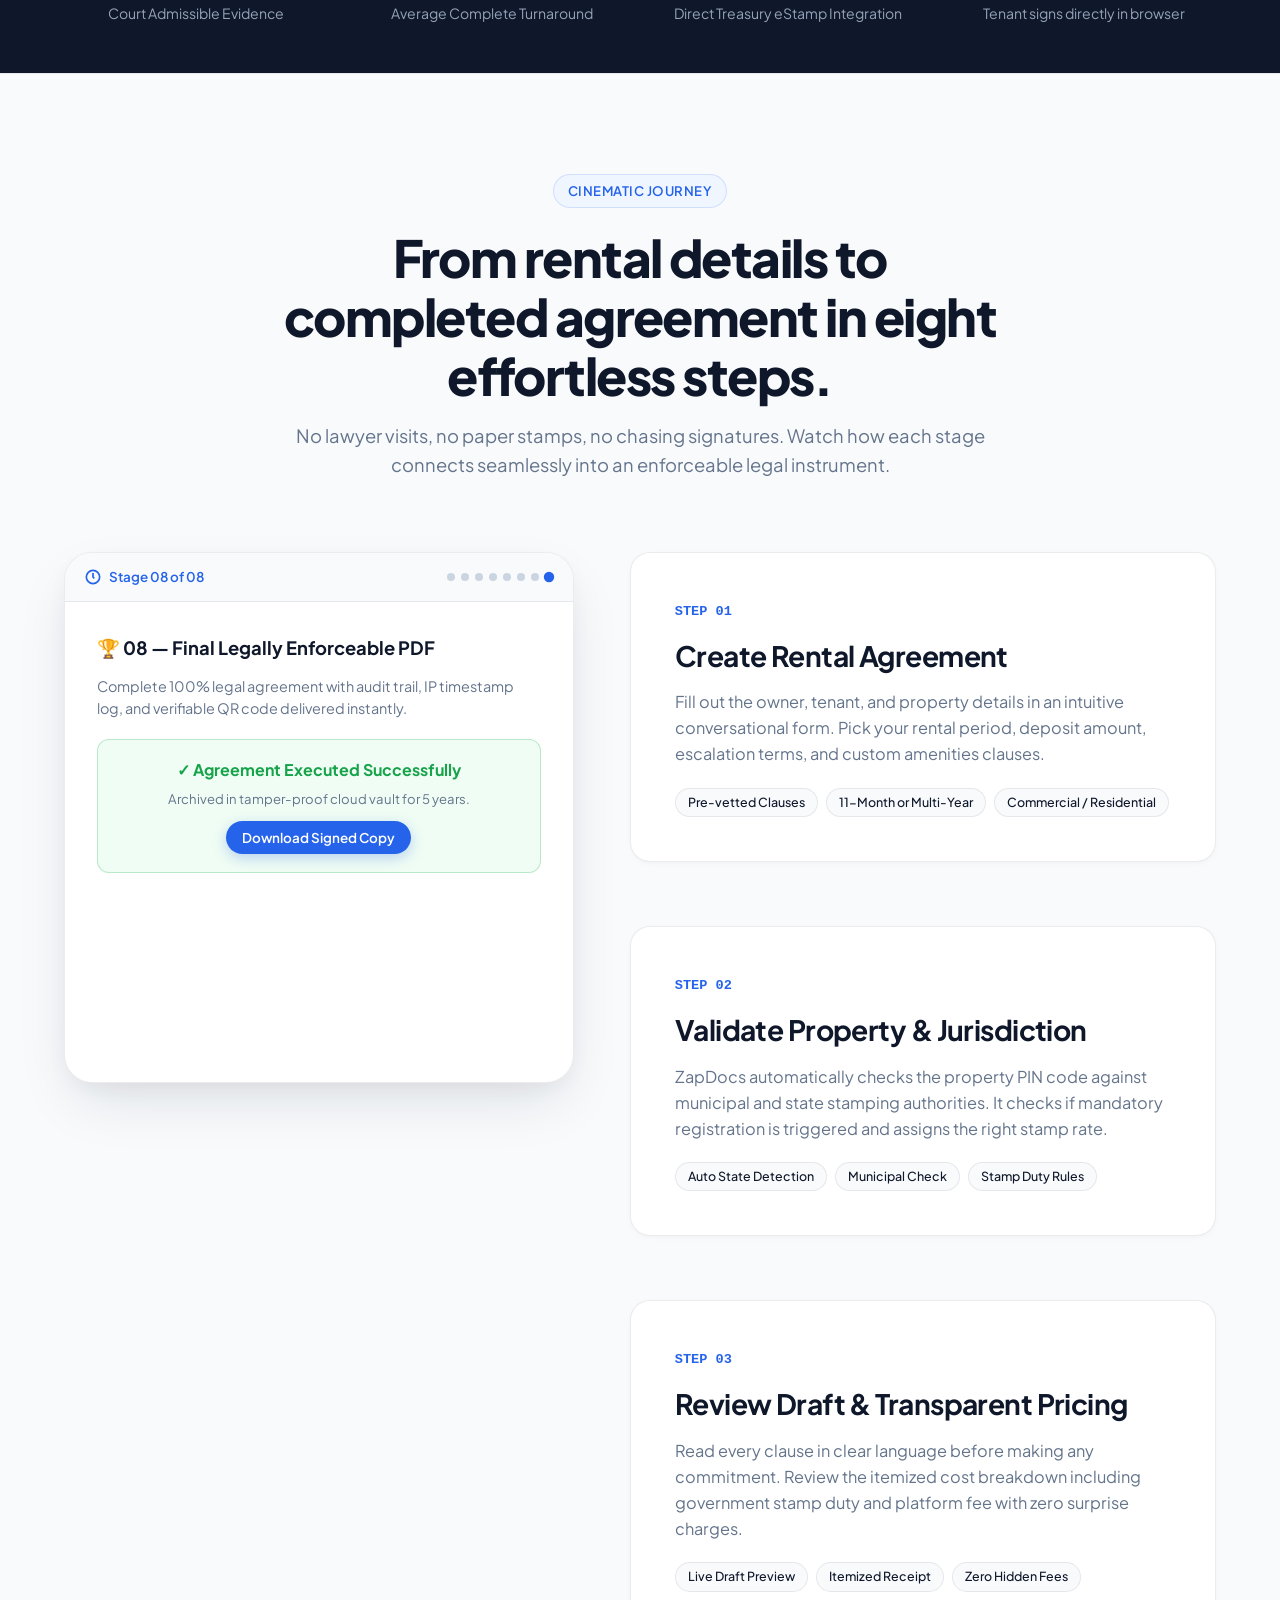
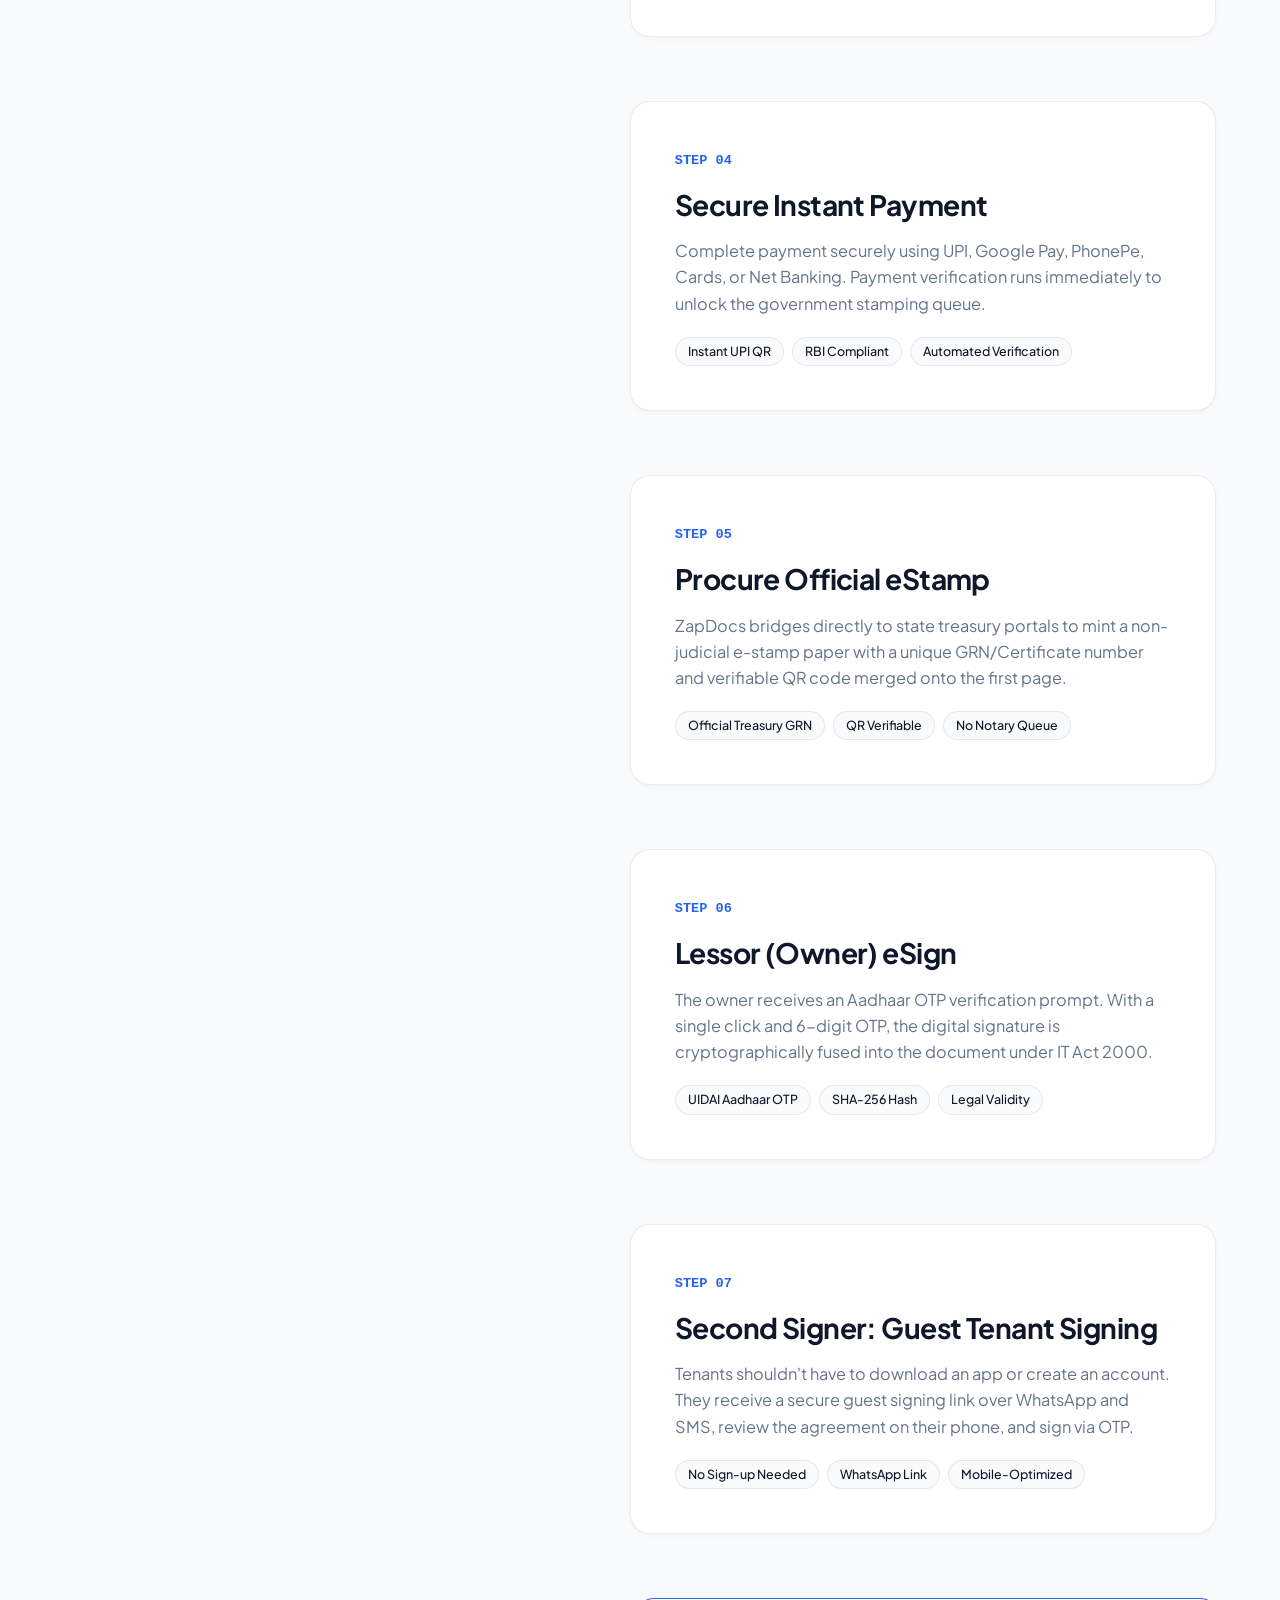
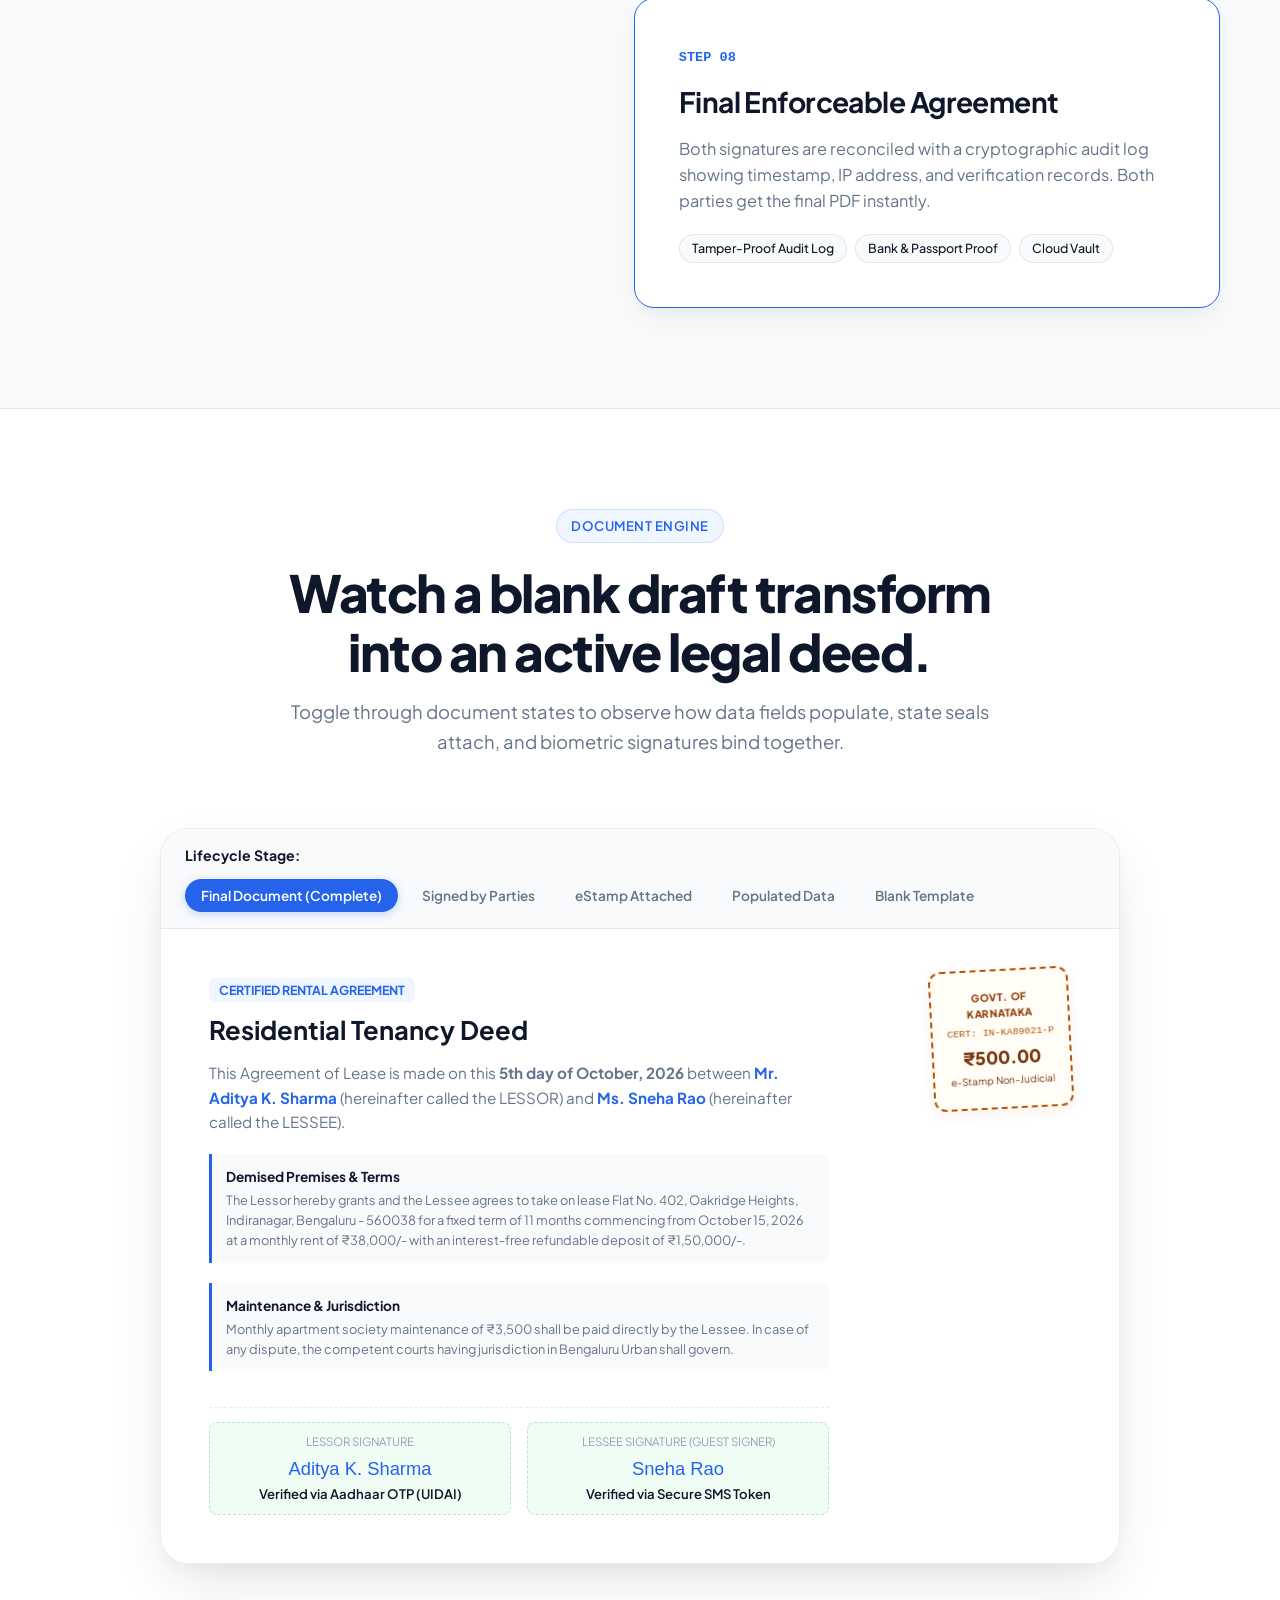
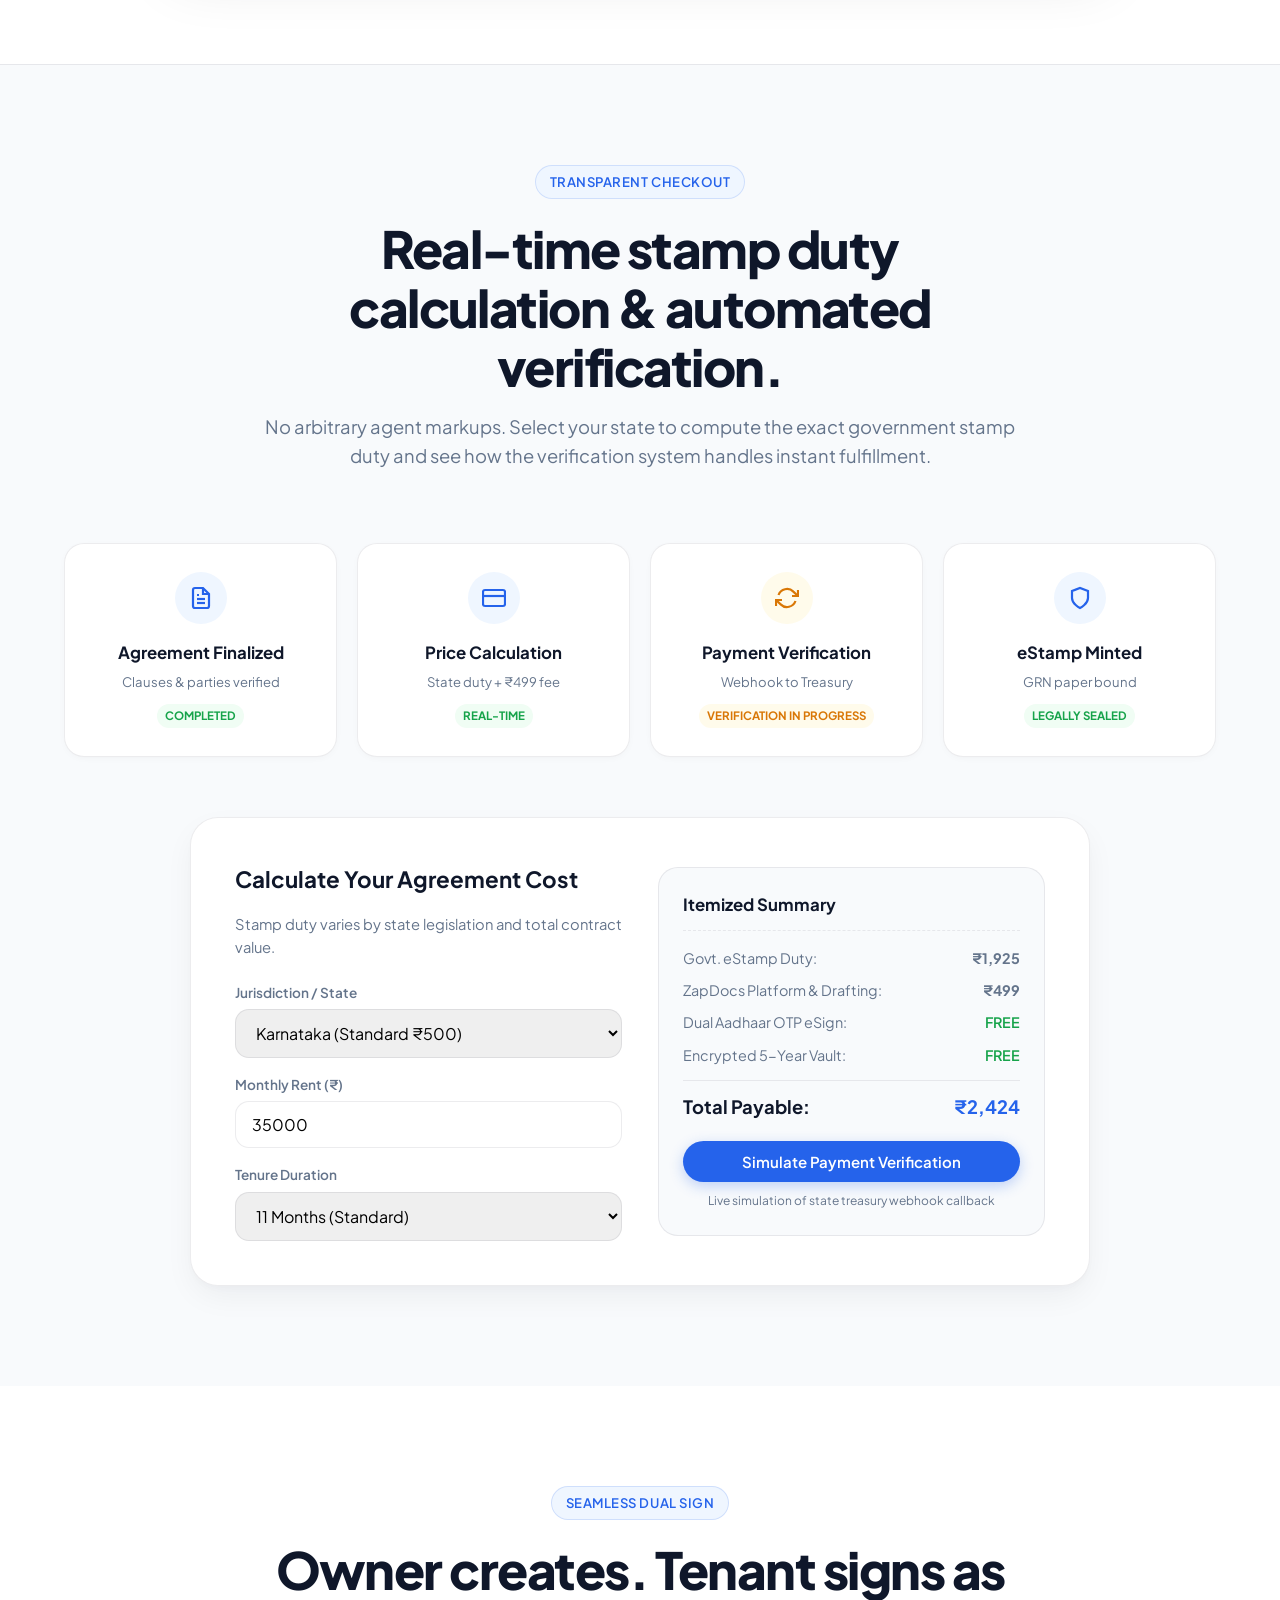
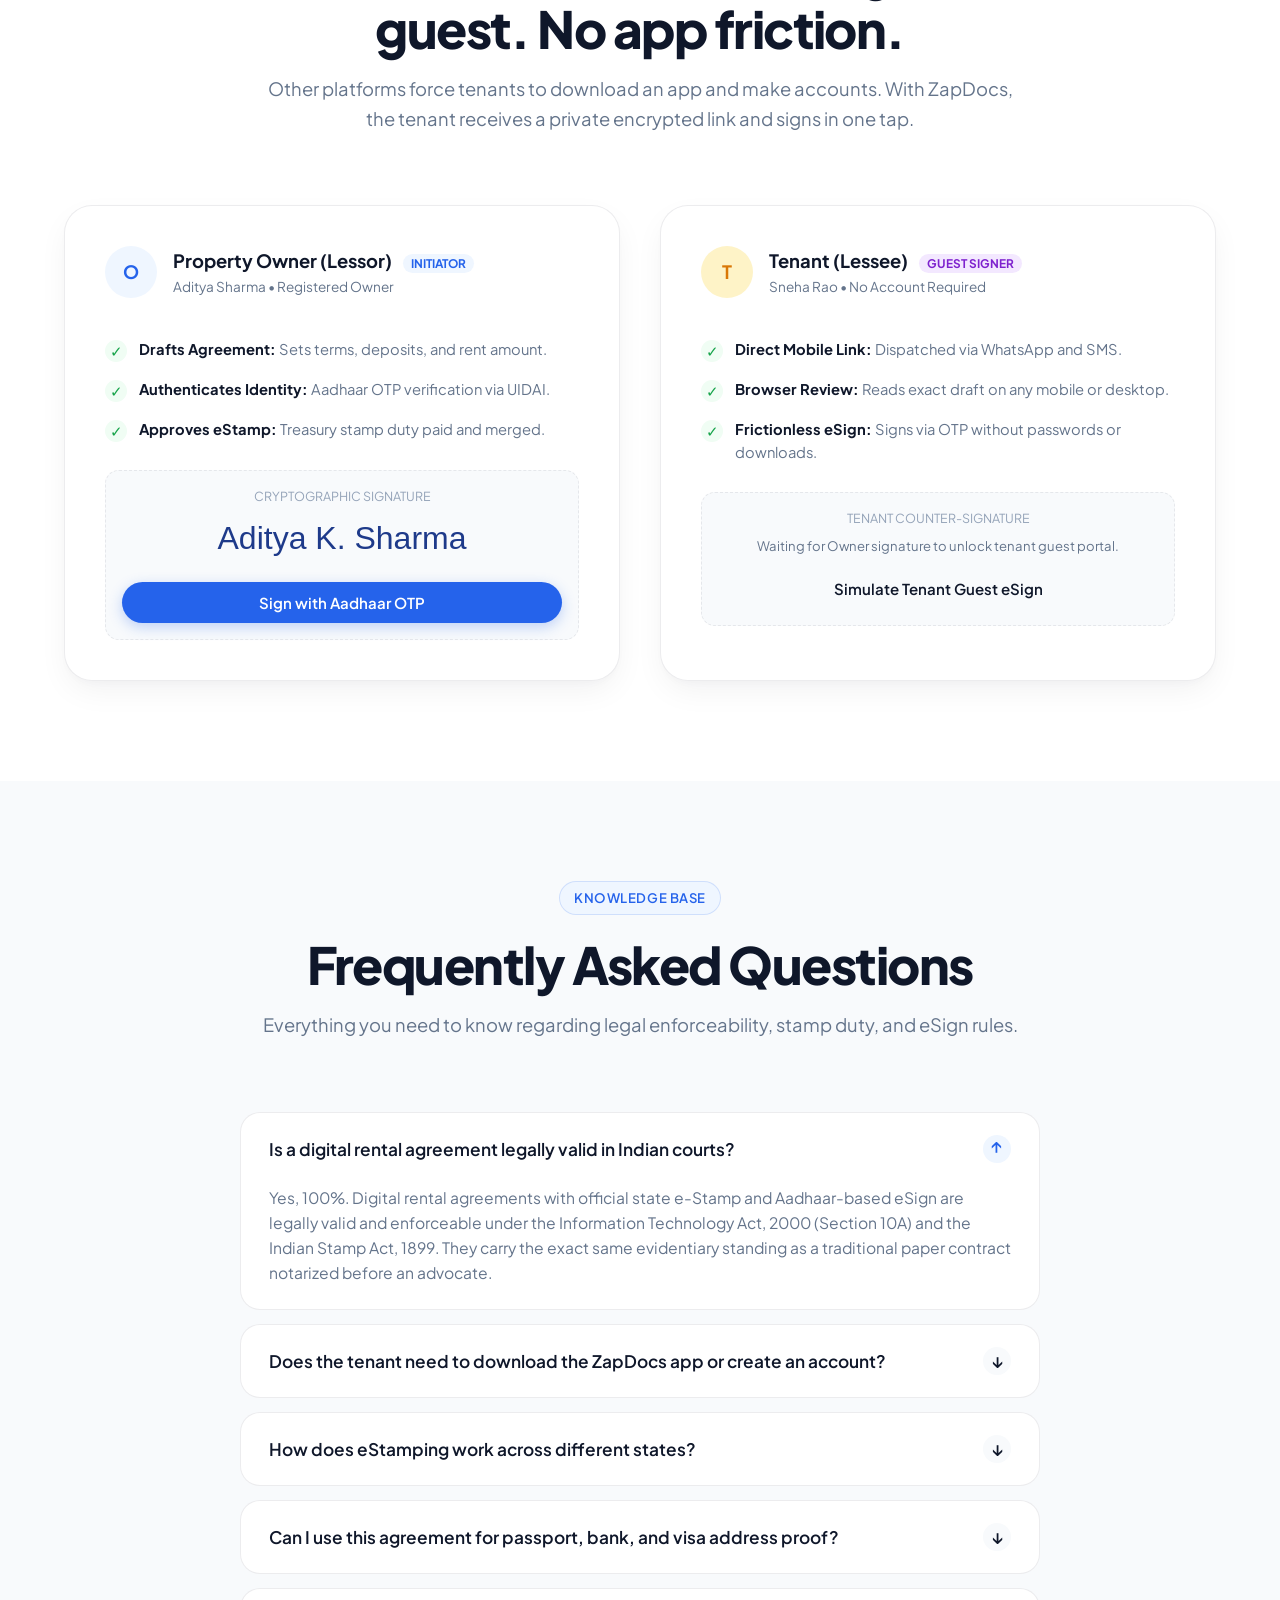
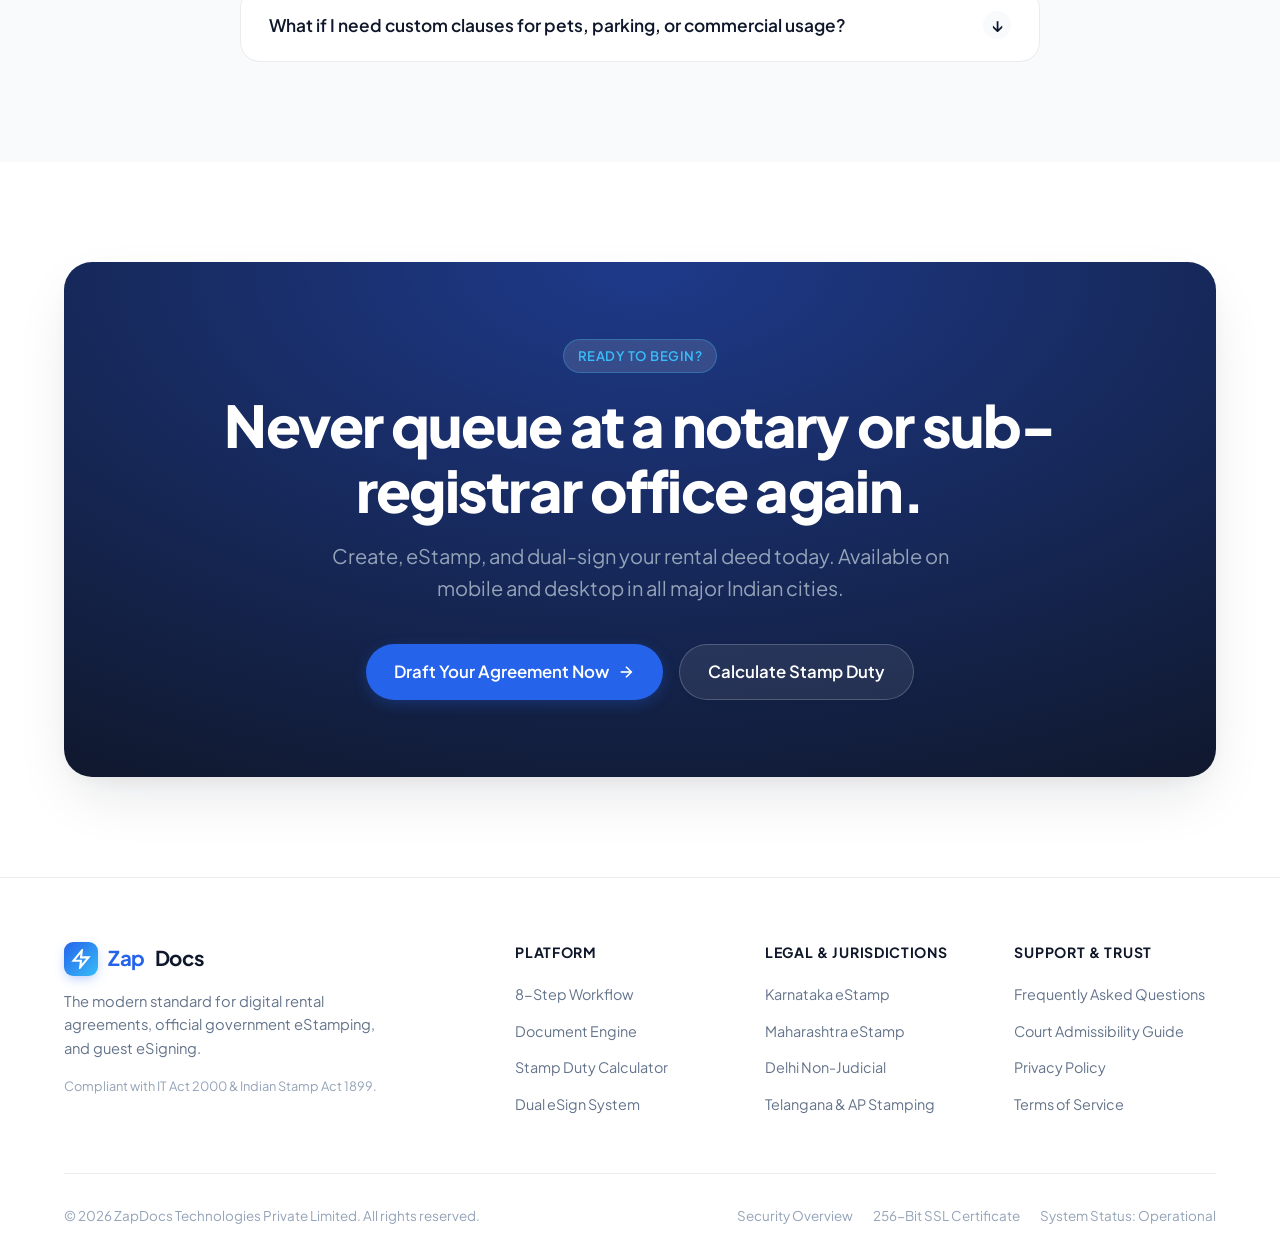
<file: zapdocs.html>
<!DOCTYPE html>
<html lang="en">
<head>
  <meta charset="UTF-8">
  <meta name="viewport" content="width=device-width, initial-scale=1.0">
  <title>ZapDocs — Digital Rental Agreement, eStamp & Dual eSign</title>
  <meta name="description" content="Legally binding digital rental agreements in minutes. Automated state eStamp, Aadhaar eSign, guest tenant signing, and instant verification in one seamless workflow.">
  
  <!-- Modern Clean Google Fonts -->
  <link rel="preconnect" href="https://fonts.googleapis.com">
  <link rel="preconnect" href="https://fonts.gstatic.com" crossorigin>
  <link href="https://fonts.googleapis.com/css2?family=Plus+Jakarta+Sans:wght@400;500;600;700;800&family=JetBrains+Mono:wght@400;500&display=swap" rel="stylesheet">
  
  <!-- ZapDocs Stylesheet -->
  <link rel="stylesheet" href="css/zapdocs.css">
</head>
<body>

  <!-- =========================================================================
       10. NAVBAR — Frosted Glass Apple-like Sticky Header
       ========================================================================= -->
  <header class="zap-navbar">
    <div class="zap-container">
      <div class="nav-inner">
        <!-- Brand Logo -->
        <a href="#hero" class="zap-brand" aria-label="ZapDocs Home">
          <div class="zap-brand-icon">
            <svg width="20" height="20" viewBox="0 0 24 24" fill="none" stroke="currentColor" stroke-width="2.5" stroke-linecap="round" stroke-linejoin="round">
              <polygon points="13 2 3 14 12 14 11 22 21 10 12 10 13 2"></polygon>
            </svg>
          </div>
          <span>Zap</span>Docs
        </a>

        <!-- Navigation Links -->
        <nav aria-label="Primary Navigation">
          <ul class="nav-links">
            <li><a href="#workflow">Workflow</a></li>
            <li><a href="#document-engine">Document Engine</a></li>
            <li><a href="#pricing-calculator">Pricing & Stamp Duty</a></li>
            <li><a href="#dual-esign">Dual eSign</a></li>
            <li><a href="#faq">FAQ</a></li>
          </ul>
        </nav>

        <!-- Actions -->
        <div class="nav-actions">
          <a href="#pricing-calculator" class="zap-btn zap-btn-ghost">Calculate Fees</a>
          <a href="#workflow" class="zap-btn zap-btn-primary">Create Agreement</a>
        </div>
      </div>
    </div>
  </header>

  <main>
    <!-- =========================================================================
         3. HERO SECTION — Cinematic Depth, Subtle Parallax, Scale on Scroll
         ========================================================================= -->
    <section class="zap-hero" id="hero">
      <div class="hero-glow-1"></div>

      <div class="zap-container">
        <div class="hero-content">
          <!-- Animated Eyebrow Badge -->
          <div class="zap-badge reveal-item">
            <span class="zap-badge-pulse"></span>
            Legally Valid Across 28 States & UTs
          </div>

          <!-- Hero Headline -->
          <h1 class="hero-headline reveal-item reveal-delay-1">
            Rental agreements, stamped & signed.<br>
            <span class="text-gradient">In under 10 minutes.</span>
          </h1>

          <!-- Supporting Text -->
          <p class="hero-subtext reveal-item reveal-delay-2">
            Replace court queues and notary visits. ZapDocs verifies property jurisdiction, attaches certified government eStamp, and handles dual-party Aadhaar eSign in one frictionless flow.
          </p>

          <!-- Primary CTA Group -->
          <div class="hero-cta-group reveal-item reveal-delay-3">
            <a href="#workflow" class="zap-btn zap-btn-primary zap-btn-lg">
              Draft Agreement Now
              <svg width="18" height="18" viewBox="0 0 24 24" fill="none" stroke="currentColor" stroke-width="2.2" stroke-linecap="round" stroke-linejoin="round">
                <line x1="5" y1="12" x2="19" y2="12"></line>
                <polyline points="12 5 19 12 12 19"></polyline>
              </svg>
            </a>
            <a href="#document-engine" class="zap-btn zap-btn-secondary zap-btn-lg">
              Explore Live Preview
            </a>
          </div>

          <!-- Trust Badges -->
          <div class="hero-meta-proof reveal-item reveal-delay-4">
            <div class="proof-item">
              <svg width="18" height="18" viewBox="0 0 24 24" fill="none" stroke="currentColor" stroke-width="2.5"><polyline points="20 6 9 17 4 12"></polyline></svg>
              <span>Indian Stamp Act 1899 Compliant</span>
            </div>
            <div class="proof-item">
              <svg width="18" height="18" viewBox="0 0 24 24" fill="none" stroke="currentColor" stroke-width="2.5"><polyline points="20 6 9 17 4 12"></polyline></svg>
              <span>Information Technology Act (IT Act 2000)</span>
            </div>
            <div class="proof-item">
              <svg width="18" height="18" viewBox="0 0 24 24" fill="none" stroke="currentColor" stroke-width="2.5"><polyline points="20 6 9 17 4 12"></polyline></svg>
              <span>Guest Signing for Tenants (No Signup)</span>
            </div>
          </div>
        </div>

        <!-- Product Visual Deck (Scales and translates smoothly on scroll) -->
        <div class="hero-visual-container reveal-scale reveal-delay-2">
          <div class="hero-mockup-frame">
            <!-- Window Bar -->
            <div class="mockup-header-bar">
              <div class="mockup-dots">
                <span class="mockup-dot"></span>
                <span class="mockup-dot"></span>
                <span class="mockup-dot"></span>
              </div>
              <div class="mockup-url-pill">
                <svg width="12" height="12" viewBox="0 0 24 24" fill="none" stroke="currentColor" stroke-width="2.5"><rect x="3" y="11" width="18" height="11" rx="2" ry="2"></rect><path d="M7 11V7a5 5 0 0 1 10 0v4"></path></svg>
                app.zapdocs.com/agreements/AGR-2026-8894
              </div>
              <span class="mockup-badge-live">Live Active Session</span>
            </div>

            <!-- Inside UI Mockup -->
            <div class="hero-app-view">
              <!-- Left Mini Steps -->
              <div class="app-sidebar-card">
                <div class="app-sidebar-header">Progress Checklist</div>
                <ul class="app-steps-list">
                  <li class="app-step-mini completed">
                    <span class="app-step-icon">✓</span> 01 Parties & Rent
                  </li>
                  <li class="app-step-mini completed">
                    <span class="app-step-icon">✓</span> 02 Jurisdiction & Stamp
                  </li>
                  <li class="app-step-mini active">
                    <span class="app-step-icon">●</span> 03 Dual Signatures
                  </li>
                  <li class="app-step-mini">
                    <span class="app-step-icon">○</span> 04 Audit Certificate
                  </li>
                </ul>
                <div style="margin-top:auto; font-size:0.78rem; color:var(--zap-text-muted); background:var(--zap-bg-alt); padding:10px; border-radius:6px;">
                  🔒 256-Bit SHA Encrypted Document Hash
                </div>
              </div>

              <!-- Center Agreement Preview -->
              <div class="app-center-doc">
                <div class="doc-watermark">ZAPDOCS VERIFIED</div>
                <div class="doc-header-row">
                  <div>
                    <span class="doc-type-badge">RESIDENTIAL LEASE</span>
                    <div style="font-weight:700; font-size:0.95rem; margin-top:4px;">11-Month Rental Agreement</div>
                  </div>
                  <div class="doc-code">REF: BLR/2026/9821</div>
                </div>

                <div class="doc-lines">
                  <div style="font-size:0.82rem; color:var(--zap-dark); font-weight:600;">Premises: Flat 402, Oakridge Heights, Indiranagar, Bengaluru</div>
                  <div class="doc-line-skeleton" style="width: 95%;"></div>
                  <div class="doc-line-skeleton" style="width: 88%;"></div>
                  <div class="doc-line-skeleton" style="width: 76%;"></div>
                </div>

                <div class="doc-clause-box">
                  <h4>Clause 4: Rent & Security Deposit</h4>
                  <p>Monthly Rent of ₹38,000 paid by 5th of every calendar month. Security Deposit ₹1,50,000 held by Lessor.</p>
                </div>

                <!-- Signatures -->
                <div class="doc-signatures-box">
                  <div class="sig-slot signed">
                    <div class="sig-label">Lessor (Owner)</div>
                    <div class="sig-ink">Aditya K. Sharma</div>
                    <div class="sig-name">Aadhaar eSigned (OTP)</div>
                  </div>
                  <div class="sig-slot signed">
                    <div class="sig-label">Lessee (Tenant)</div>
                    <div class="sig-ink">Sneha Rao</div>
                    <div class="sig-name">Guest eSign Verified</div>
                  </div>
                </div>
              </div>

              <!-- Right Status Card -->
              <div class="app-right-status">
                <div class="status-card-live">
                  <div class="status-indicator-badge">
                    <svg width="14" height="14" viewBox="0 0 24 24" fill="none" stroke="currentColor" stroke-width="3"><polyline points="20 6 9 17 4 12"></polyline></svg>
                    Official eStamp Attached
                  </div>
                  <h5>SHCIL / Treasury GRN</h5>
                  <p>Non-Judicial e-Stamp certificate generated with tamper-proof QR code.</p>
                  <div class="stamp-duty-pill">
                    <span>Duty Value:</span>
                    <strong>₹500.00 Paid</strong>
                  </div>
                </div>

                <div class="status-card-live" style="border-left: 3px solid var(--zap-primary);">
                  <h5>Next Action</h5>
                  <p>Both signers finished. Agreement download link dispatched to WhatsApp & Email.</p>
                </div>
              </div>
            </div>
          </div>
        </div>
      </div>
    </section>

    <!-- =========================================================================
         TRUST & LEGAL METRICS STRIP
         ========================================================================= -->
    <section class="zap-trust-strip">
      <div class="zap-container">
        <div class="trust-grid">
          <div class="trust-item">
            <h4>100%</h4>
            <p>Court Admissible Evidence</p>
          </div>
          <div class="trust-item">
            <h4>&lt; 10 Mins</h4>
            <p>Average Complete Turnaround</p>
          </div>
          <div class="trust-item">
            <h4>28 States</h4>
            <p>Direct Treasury eStamp Integration</p>
          </div>
          <div class="trust-item">
            <h4>Zero App</h4>
            <p>Tenant signs directly in browser</p>
          </div>
        </div>
      </div>
    </section>

    <!-- =========================================================================
         4 & 5. PRODUCT STORYTELLING — STICKY SCROLL 8-STEP EXPERIENCE
         Apple-inspired: Left preview sticks and mutates, Right steps scroll
         ========================================================================= -->
    <section class="zap-story-section" id="workflow">
      <div class="zap-container">
        <div class="story-header reveal-item">
          <div class="zap-badge">Cinematic Journey</div>
          <h2>From rental details to completed agreement in eight effortless steps.</h2>
          <p>
            No lawyer visits, no paper stamps, no chasing signatures. Watch how each stage connects seamlessly into an enforceable legal instrument.
          </p>
        </div>

        <div class="sticky-split-container">
          <!-- LEFT STICKY PREVIEW PANE -->
          <div class="sticky-left-col">
            <div class="sticky-preview-window">
              <div class="sticky-window-header">
                <div class="sticky-step-indicator">
                  <svg width="16" height="16" viewBox="0 0 24 24" fill="none" stroke="currentColor" stroke-width="2.5"><circle cx="12" cy="12" r="10"></circle><polyline points="12 6 12 12 14 14"></polyline></svg>
                  <span id="stickyCurrentStep">Stage 01 of 08</span>
                </div>
                <div class="sticky-progress-dots">
                  <span class="progress-dot active"></span>
                  <span class="progress-dot"></span>
                  <span class="progress-dot"></span>
                  <span class="progress-dot"></span>
                  <span class="progress-dot"></span>
                  <span class="progress-dot"></span>
                  <span class="progress-dot"></span>
                  <span class="progress-dot"></span>
                </div>
              </div>

              <!-- Stage 01 Preview Screen -->
              <div class="sticky-stage-screen active" data-stage="0">
                <h4 style="font-size:1.15rem; margin-bottom:12px; color:var(--zap-dark);">📝 01 — Agreement Creation</h4>
                <p style="font-size:0.9rem; color:var(--zap-text-muted); margin-bottom:20px;">
                  Smart template tailored for residential or commercial tenancies with built-in clauses for lock-in, escalation, and maintenance.
                </p>
                <div style="background:var(--zap-bg-alt); padding:16px; border-radius:12px; border:1px solid var(--zap-border); font-size:0.86rem; display:flex; flex-direction:column; gap:8px;">
                  <div style="display:flex; justify-content:space-between;"><span>Agreement Type:</span> <strong>11-Month Residential</strong></div>
                  <div style="display:flex; justify-content:space-between;"><span>Custom Clauses:</span> <strong>Pet Policy, Notice Period</strong></div>
                  <div style="display:flex; justify-content:space-between;"><span>Lock-in Duration:</span> <strong>6 Months</strong></div>
                </div>
              </div>

              <!-- Stage 02 Preview Screen -->
              <div class="sticky-stage-screen" data-stage="1">
                <h4 style="font-size:1.15rem; margin-bottom:12px; color:var(--zap-dark);">📍 02 — Jurisdiction & Rules</h4>
                <p style="font-size:0.9rem; color:var(--zap-text-muted); margin-bottom:20px;">
                  Automated PIN-code jurisdiction engine detects applicable state tenancy laws, registration rules, and local stamp duty bands.
                </p>
                <div style="background:#EFF6FF; border:1px solid #BFDBFE; padding:16px; border-radius:12px; font-size:0.86rem;">
                  <div style="font-weight:700; color:var(--zap-primary); margin-bottom:6px;">✓ Verified Jurisdiction: Karnataka</div>
                  <p style="color:#1E40AF; font-size:0.8rem;">Applicable Act: Karnataka Rent Act & Stamp Act 1957. Standard non-judicial stamp duty applied.</p>
                </div>
              </div>

              <!-- Stage 03 Preview Screen -->
              <div class="sticky-stage-screen" data-stage="2">
                <h4 style="font-size:1.15rem; margin-bottom:12px; color:var(--zap-dark);">🔍 03 — Review & Transparent Pricing</h4>
                <p style="font-size:0.9rem; color:var(--zap-text-muted); margin-bottom:20px;">
                  Side-by-side legal proofing and clear cost calculation with zero hidden brokerage or filing markups.
                </p>
                <div style="background:var(--zap-bg-alt); padding:16px; border-radius:12px; border:1px solid var(--zap-border); font-size:0.86rem;">
                  <div style="display:flex; justify-content:space-between; margin-bottom:6px;"><span>Government eStamp Duty:</span> <strong>₹500</strong></div>
                  <div style="display:flex; justify-content:space-between; margin-bottom:6px;"><span>Aadhaar eSign Gateway:</span> <strong>Included</strong></div>
                  <div style="display:flex; justify-content:space-between; margin-bottom:6px;"><span>ZapDocs Platform Fee:</span> <strong>₹499</strong></div>
                  <div style="border-top:1px solid var(--zap-border); padding-top:8px; display:flex; justify-content:space-between; font-weight:700; color:var(--zap-primary);"><span>Total:</span> <strong>₹999</strong></div>
                </div>
              </div>

              <!-- Stage 04 Preview Screen -->
              <div class="sticky-stage-screen" data-stage="3">
                <h4 style="font-size:1.15rem; margin-bottom:12px; color:var(--zap-dark);">💳 04 — Instant UPI / Card Checkout</h4>
                <p style="font-size:0.9rem; color:var(--zap-text-muted); margin-bottom:20px;">
                  Pay in 5 seconds via UPI QR, Net Banking, or Credit Card. Webhook immediately initiates treasury stamp allotment.
                </p>
                <div style="text-align:center; padding:20px; background:#F0FDF4; border:1px solid #BBF7D0; border-radius:12px;">
                  <div style="width:36px; height:36px; border-radius:50%; background:#22C55E; color:#FFFFFF; display:inline-flex; align-items:center; justify-content:center; margin-bottom:8px;">✓</div>
                  <div style="font-weight:700; color:#15803D;">Payment Authorized</div>
                  <div style="font-size:0.8rem; color:#166534;">TXN ID: ZAP-PAY-882103 • ₹999.00</div>
                </div>
              </div>

              <!-- Stage 05 Preview Screen -->
              <div class="sticky-stage-screen" data-stage="4">
                <h4 style="font-size:1.15rem; margin-bottom:12px; color:var(--zap-dark);">🏛️ 05 — Official eStamp Allotment</h4>
                <p style="font-size:0.9rem; color:var(--zap-text-muted); margin-bottom:20px;">
                  Real-time issuance through government-authorized stamping agencies (SHCIL/Treasury). Secure GRN and QR verification code stamped.
                </p>
                <div style="border:2px dashed #B45309; background:#FFFBEB; padding:16px; border-radius:12px; font-size:0.82rem; text-align:center;">
                  <div style="font-weight:800; color:#92400E; text-transform:uppercase;">e-Stamp Certificate of Karnataka</div>
                  <div style="font-family:var(--font-mono); color:#B45309; margin-top:4px;">IN-KA4982104928198P</div>
                  <div style="margin-top:6px; font-size:0.78rem; color:#78350F;">Purchased by: Lessor & Lessee for Rental Agreement</div>
                </div>
              </div>

              <!-- Stage 06 Preview Screen -->
              <div class="sticky-stage-screen" data-stage="5">
                <h4 style="font-size:1.15rem; margin-bottom:12px; color:var(--zap-dark);">✍️ 06 — First Signer: Owner eSign</h4>
                <p style="font-size:0.9rem; color:var(--zap-text-muted); margin-bottom:20px;">
                  Owner signs in 30 seconds using UIDAI Aadhaar OTP or Digital Signature Certificate.
                </p>
                <div style="background:var(--zap-bg-alt); padding:16px; border-radius:12px; border:1px solid var(--zap-border);">
                  <div style="font-size:0.82rem; color:var(--zap-success); font-weight:600; margin-bottom:6px;">✓ UIDAI Response: Authentication Success</div>
                  <div style="font-family:'Brush Script MT', cursive; font-size:1.8rem; color:var(--zap-primary);">Aditya K. Sharma</div>
                  <div style="font-size:0.75rem; color:var(--zap-text-light);">Cryptographically bound to hash: e3b0c44298fc1c149afb...</div>
                </div>
              </div>

              <!-- Stage 07 Preview Screen -->
              <div class="sticky-stage-screen" data-stage="6">
                <h4 style="font-size:1.15rem; margin-bottom:12px; color:var(--zap-dark);">📲 07 — Second Signer: Guest Tenant Flow</h4>
                <p style="font-size:0.9rem; color:var(--zap-text-muted); margin-bottom:20px;">
                  Tenant receives a secure magic link on WhatsApp & SMS. No app download or account creation required.
                </p>
                <div style="background:#FAF5FF; border:1px solid #E9D5FF; padding:16px; border-radius:12px; font-size:0.84rem;">
                  <div style="font-weight:700; color:#7E22CE; margin-bottom:4px;">Guest Signer Session Active</div>
                  <p style="color:#6B21A8; font-size:0.8rem;">Tenant accesses encrypted document room on mobile browser. Verifies via Aadhaar OTP in under 60 seconds.</p>
                </div>
              </div>

              <!-- Stage 08 Preview Screen -->
              <div class="sticky-stage-screen" data-stage="7">
                <h4 style="font-size:1.15rem; margin-bottom:12px; color:var(--zap-dark);">🏆 08 — Final Legally Enforceable PDF</h4>
                <p style="font-size:0.9rem; color:var(--zap-text-muted); margin-bottom:20px;">
                  Complete 100% legal agreement with audit trail, IP timestamp log, and verifiable QR code delivered instantly.
                </p>
                <div style="background:var(--zap-success-light); border:1px solid var(--zap-success-border); padding:18px; border-radius:12px; text-align:center;">
                  <div style="font-weight:700; color:var(--zap-success); font-size:1rem; margin-bottom:6px;">✓ Agreement Executed Successfully</div>
                  <p style="font-size:0.82rem; color:var(--zap-text-muted); margin-bottom:12px;">Archived in tamper-proof cloud vault for 5 years.</p>
                  <button class="zap-btn zap-btn-primary" style="padding:8px 16px; font-size:0.84rem;">Download Signed Copy</button>
                </div>
              </div>
            </div>
          </div>

          <!-- RIGHT SCROLLING NARRATIVE STEPS -->
          <div class="scroll-right-col">
            <!-- Step 01 -->
            <div class="story-step-card active" data-step-index="0">
              <span class="step-card-badge">STEP 01</span>
              <h3>Create Rental Agreement</h3>
              <p>
                Fill out the owner, tenant, and property details in an intuitive conversational form. Pick your rental period, deposit amount, escalation terms, and custom amenities clauses.
              </p>
              <div class="step-card-pills">
                <span class="step-pill">Pre-vetted Clauses</span>
                <span class="step-pill">11-Month or Multi-Year</span>
                <span class="step-pill">Commercial / Residential</span>
              </div>
            </div>

            <!-- Step 02 -->
            <div class="story-step-card" data-step-index="1">
              <span class="step-card-badge">STEP 02</span>
              <h3>Validate Property & Jurisdiction</h3>
              <p>
                ZapDocs automatically checks the property PIN code against municipal and state stamping authorities. It checks if mandatory registration is triggered and assigns the right stamp rate.
              </p>
              <div class="step-card-pills">
                <span class="step-pill">Auto State Detection</span>
                <span class="step-pill">Municipal Check</span>
                <span class="step-pill">Stamp Duty Rules</span>
              </div>
            </div>

            <!-- Step 03 -->
            <div class="story-step-card" data-step-index="2">
              <span class="step-card-badge">STEP 03</span>
              <h3>Review Draft & Transparent Pricing</h3>
              <p>
                Read every clause in clear language before making any commitment. Review the itemized cost breakdown including government stamp duty and platform fee with zero surprise charges.
              </p>
              <div class="step-card-pills">
                <span class="step-pill">Live Draft Preview</span>
                <span class="step-pill">Itemized Receipt</span>
                <span class="step-pill">Zero Hidden Fees</span>
              </div>
            </div>

            <!-- Step 04 -->
            <div class="story-step-card" data-step-index="3">
              <span class="step-card-badge">STEP 04</span>
              <h3>Secure Instant Payment</h3>
              <p>
                Complete payment securely using UPI, Google Pay, PhonePe, Cards, or Net Banking. Payment verification runs immediately to unlock the government stamping queue.
              </p>
              <div class="step-card-pills">
                <span class="step-pill">Instant UPI QR</span>
                <span class="step-pill">RBI Compliant</span>
                <span class="step-pill">Automated Verification</span>
              </div>
            </div>

            <!-- Step 05 -->
            <div class="story-step-card" data-step-index="4">
              <span class="step-card-badge">STEP 05</span>
              <h3>Procure Official eStamp</h3>
              <p>
                ZapDocs bridges directly to state treasury portals to mint a non-judicial e-stamp paper with a unique GRN/Certificate number and verifiable QR code merged onto the first page.
              </p>
              <div class="step-card-pills">
                <span class="step-pill">Official Treasury GRN</span>
                <span class="step-pill">QR Verifiable</span>
                <span class="step-pill">No Notary Queue</span>
              </div>
            </div>

            <!-- Step 06 -->
            <div class="story-step-card" data-step-index="5">
              <span class="step-card-badge">STEP 06</span>
              <h3>Lessor (Owner) eSign</h3>
              <p>
                The owner receives an Aadhaar OTP verification prompt. With a single click and 6-digit OTP, the digital signature is cryptographically fused into the document under IT Act 2000.
              </p>
              <div class="step-card-pills">
                <span class="step-pill">UIDAI Aadhaar OTP</span>
                <span class="step-pill">SHA-256 Hash</span>
                <span class="step-pill">Legal Validity</span>
              </div>
            </div>

            <!-- Step 07 -->
            <div class="story-step-card" data-step-index="6">
              <span class="step-card-badge">STEP 07</span>
              <h3>Second Signer: Guest Tenant Signing</h3>
              <p>
                Tenants shouldn't have to download an app or create an account. They receive a secure guest signing link over WhatsApp and SMS, review the agreement on their phone, and sign via OTP.
              </p>
              <div class="step-card-pills">
                <span class="step-pill">No Sign-up Needed</span>
                <span class="step-pill">WhatsApp Link</span>
                <span class="step-pill">Mobile-Optimized</span>
              </div>
            </div>

            <!-- Step 08 -->
            <div class="story-step-card" data-step-index="7">
              <span class="step-card-badge">STEP 08</span>
              <h3>Final Enforceable Agreement</h3>
              <p>
                Both signatures are reconciled with a cryptographic audit log showing timestamp, IP address, and verification records. Both parties get the final PDF instantly.
              </p>
              <div class="step-card-pills">
                <span class="step-pill">Tamper-Proof Audit Log</span>
                <span class="step-pill">Bank & Passport Proof</span>
                <span class="step-pill">Cloud Vault</span>
              </div>
            </div>
          </div>
        </div>
      </div>
    </section>

    <!-- =========================================================================
         6. DOCUMENT ANIMATION SECTION — THE INTERACTIVE DOCUMENT ENGINE
         ========================================================================= -->
    <section class="zap-doc-engine" id="document-engine">
      <div class="zap-container">
        <div class="story-header reveal-item">
          <div class="zap-badge">Document Engine</div>
          <h2>Watch a blank draft transform into an active legal deed.</h2>
          <p>
            Toggle through document states to observe how data fields populate, state seals attach, and biometric signatures bind together.
          </p>
        </div>

        <div class="doc-stage-card reveal-scale">
          <!-- Controls Bar -->
          <div class="doc-engine-controls">
            <span style="font-size:0.88rem; font-weight:700; color:var(--zap-dark);">Lifecycle Stage:</span>
            <div class="doc-engine-tabs">
              <button type="button" class="doc-engine-tab active" data-doc-stage="final">Final Document (Complete)</button>
              <button type="button" class="doc-engine-tab" data-doc-stage="signed">Signed by Parties</button>
              <button type="button" class="doc-engine-tab" data-doc-stage="estamp">eStamp Attached</button>
              <button type="button" class="doc-engine-tab" data-doc-stage="populated">Populated Data</button>
              <button type="button" class="doc-engine-tab" data-doc-stage="blank">Blank Template</button>
            </div>
          </div>

          <!-- Document Paper -->
          <div class="doc-interactive-paper" id="interactiveDocPaper">
            <!-- Government eStamp Seal Visual -->
            <div class="estamp-seal-visual" id="docSealElement">
              <div class="seal-govt-title">Govt. of Karnataka</div>
              <div class="seal-certificate-id">CERT: IN-KA89021-P</div>
              <div class="seal-amount">₹500.00</div>
              <div style="font-size:0.62rem; color:#78350F; margin-top:2px;">e-Stamp Non-Judicial</div>
            </div>

            <div style="max-width: 620px;">
              <span class="doc-type-badge">CERTIFIED RENTAL AGREEMENT</span>
              <h3 style="font-size:1.6rem; color:var(--zap-dark); margin-top:8px; margin-bottom:12px;">Residential Tenancy Deed</h3>
              
              <p class="doc-fillable-text" style="font-size:0.95rem; color:var(--zap-text-muted); line-height:1.6; margin-bottom:16px;">
                This Agreement of Lease is made on this <strong>5th day of October, 2026</strong> between 
                <strong style="color:var(--zap-primary);">Mr. Aditya K. Sharma</strong> (hereinafter called the LESSOR) and 
                <strong style="color:var(--zap-primary);">Ms. Sneha Rao</strong> (hereinafter called the LESSEE).
              </p>

              <div class="doc-clause-box" style="margin-block:20px;">
                <h4>Demised Premises & Terms</h4>
                <p class="doc-fillable-text">
                  The Lessor hereby grants and the Lessee agrees to take on lease Flat No. 402, Oakridge Heights, Indiranagar, Bengaluru - 560038 for a fixed term of 11 months commencing from October 15, 2026 at a monthly rent of ₹38,000/- with an interest-free refundable deposit of ₹1,50,000/-.
                </p>
              </div>

              <div class="doc-clause-box">
                <h4>Maintenance & Jurisdiction</h4>
                <p class="doc-fillable-text">
                  Monthly apartment society maintenance of ₹3,500 shall be paid directly by the Lessee. In case of any dispute, the competent courts having jurisdiction in Bengaluru Urban shall govern.
                </p>
              </div>

              <!-- Signatures Row -->
              <div class="doc-signatures-box" style="margin-top:36px;">
                <div class="sig-slot signed" id="docSigOwner">
                  <div class="sig-label">Lessor Signature</div>
                  <div class="sig-ink">Aditya K. Sharma</div>
                  <div class="sig-name">Verified via Aadhaar OTP (UIDAI)</div>
                </div>
                <div class="sig-slot signed" id="docSigTenant">
                  <div class="sig-label">Lessee Signature (Guest Signer)</div>
                  <div class="sig-ink">Sneha Rao</div>
                  <div class="sig-name">Verified via Secure SMS Token</div>
                </div>
              </div>
            </div>
          </div>
        </div>
      </div>
    </section>

    <!-- =========================================================================
         7. PAYMENT & PRICING VERIFICATION SECTION
         ========================================================================= -->
    <section class="zap-payment-section" id="pricing-calculator">
      <div class="zap-container">
        <div class="story-header reveal-item">
          <div class="zap-badge">Transparent Checkout</div>
          <h2>Real-time stamp duty calculation & automated verification.</h2>
          <p>
            No arbitrary agent markups. Select your state to compute the exact government stamp duty and see how the verification system handles instant fulfillment.
          </p>
        </div>

        <!-- 4-Stage Payment Flow Tracker -->
        <div class="payment-flow-grid reveal-item">
          <div class="payment-node-card">
            <div class="payment-node-icon">
              <svg width="24" height="24" viewBox="0 0 24 24" fill="none" stroke="currentColor" stroke-width="2.2"><path d="M14 2H6a2 2 0 0 0-2 2v16a2 2 0 0 0 2 2h12a2 2 0 0 0 2-2V8z"></path><polyline points="14 2 14 8 20 8"></polyline><line x1="16" y1="13" x2="8" y2="13"></line><line x1="16" y1="17" x2="8" y2="17"></line><polyline points="10 9 9 9 8 9"></polyline></svg>
            </div>
            <h4 style="font-size:1.05rem; margin-bottom:6px;">Agreement Finalized</h4>
            <p style="font-size:0.82rem; color:var(--zap-text-muted);">Clauses & parties verified</p>
            <span class="node-status-chip chip-success">Completed</span>
          </div>

          <div class="payment-node-card">
            <div class="payment-node-icon">
              <svg width="24" height="24" viewBox="0 0 24 24" fill="none" stroke="currentColor" stroke-width="2.2"><rect x="1" y="4" width="22" height="16" rx="2" ry="2"></rect><line x1="1" y1="10" x2="23" y2="10"></line></svg>
            </div>
            <h4 style="font-size:1.05rem; margin-bottom:6px;">Price Calculation</h4>
            <p style="font-size:0.82rem; color:var(--zap-text-muted);">State duty + ₹499 fee</p>
            <span class="node-status-chip chip-success">Real-Time</span>
          </div>

          <div class="payment-node-card verifying">
            <div class="payment-node-icon">
              <svg width="24" height="24" viewBox="0 0 24 24" fill="none" stroke="currentColor" stroke-width="2.2"><polyline points="23 4 23 10 17 10"></polyline><polyline points="1 20 1 14 7 14"></polyline><path d="M3.51 9a9 9 0 0 1 14.85-3.36L23 10M1 14l4.64 4.36A9 9 0 0 0 20.49 15"></path></svg>
            </div>
            <h4 style="font-size:1.05rem; margin-bottom:6px;">Payment Verification</h4>
            <p style="font-size:0.82rem; color:var(--zap-text-muted);">Webhook to Treasury</p>
            <span class="node-status-chip chip-in-progress" id="paymentStatusChip">Verification in progress</span>
          </div>

          <div class="payment-node-card">
            <div class="payment-node-icon">
              <svg width="24" height="24" viewBox="0 0 24 24" fill="none" stroke="currentColor" stroke-width="2.2"><path d="M12 22s8-4 8-10V5l-8-3-8 3v7c0 6 8 10 8 10z"></path></svg>
            </div>
            <h4 style="font-size:1.05rem; margin-bottom:6px;">eStamp Minted</h4>
            <p style="font-size:0.82rem; color:var(--zap-text-muted);">GRN paper bound</p>
            <span class="node-status-chip chip-success">Legally Sealed</span>
          </div>
        </div>

        <!-- Live Interactive Price Calculator -->
        <div class="price-calculator-demo reveal-scale">
          <div class="calc-grid">
            <div class="calc-field-group">
              <h3 style="font-size:1.4rem; color:var(--zap-dark);">Calculate Your Agreement Cost</h3>
              <p style="font-size:0.92rem; color:var(--zap-text-muted); margin-bottom:8px;">
                Stamp duty varies by state legislation and total contract value.
              </p>

              <div class="calc-item">
                <label for="calcState">Jurisdiction / State</label>
                <select id="calcState">
                  <option value="Karnataka" selected>Karnataka (Standard ₹500)</option>
                  <option value="Maharashtra">Maharashtra (0.25% or min ₹1,000)</option>
                  <option value="Telangana">Telangana (Standard ₹400)</option>
                  <option value="Delhi">Delhi (Standard ₹500)</option>
                  <option value="Tamil Nadu">Tamil Nadu (Standard ₹300)</option>
                </select>
              </div>

              <div class="calc-item">
                <label for="calcRent">Monthly Rent (₹)</label>
                <input type="number" id="calcRent" value="35000" min="5000" step="1000">
              </div>

              <div class="calc-item">
                <label for="calcMonths">Tenure Duration</label>
                <select id="calcMonths">
                  <option value="11" selected>11 Months (Standard)</option>
                  <option value="24">24 Months</option>
                  <option value="36">36 Months</option>
                </select>
              </div>
            </div>

            <!-- Calculation Output Receipt -->
            <div class="calc-receipt-card">
              <h4>Itemized Summary</h4>
              <div class="receipt-row">
                <span>Govt. eStamp Duty:</span>
                <strong id="calcStampDuty">₹500</strong>
              </div>
              <div class="receipt-row">
                <span>ZapDocs Platform & Drafting:</span>
                <strong id="calcPlatformFee">₹499</strong>
              </div>
              <div class="receipt-row">
                <span>Dual Aadhaar OTP eSign:</span>
                <span style="color:var(--zap-success); font-weight:600;">FREE</span>
              </div>
              <div class="receipt-row">
                <span>Encrypted 5-Year Vault:</span>
                <span style="color:var(--zap-success); font-weight:600;">FREE</span>
              </div>

              <div class="receipt-row total">
                <span>Total Payable:</span>
                <span id="calcTotal" style="color:var(--zap-primary);">₹999</span>
              </div>

              <div style="margin-top:20px; display:flex; flex-direction:column; gap:10px;">
                <button type="button" class="zap-btn zap-btn-primary" id="simulatePaymentBtn" style="width:100%;">
                  Simulate Payment Verification
                </button>
                <span style="font-size:0.75rem; text-align:center; color:var(--zap-text-muted);">
                  Live simulation of state treasury webhook callback
                </span>
              </div>
            </div>
          </div>
        </div>
      </div>
    </section>

    <!-- =========================================================================
         8. eSIGN SECTION — DUAL-SIGNER WORKFLOW (OWNER + GUEST TENANT)
         ========================================================================= -->
    <section class="zap-esign-section" id="dual-esign">
      <div class="zap-container">
        <div class="story-header reveal-item">
          <div class="zap-badge">Seamless Dual Sign</div>
          <h2>Owner creates. Tenant signs as guest. No app friction.</h2>
          <p>
            Other platforms force tenants to download an app and make accounts. With ZapDocs, the tenant receives a private encrypted link and signs in one tap.
          </p>
        </div>

        <div class="esign-workflow-container reveal-item">
          <!-- Signer 1: Owner -->
          <div class="signer-card">
            <div class="signer-header">
              <div class="signer-avatar">O</div>
              <div>
                <h4 style="font-size:1.15rem; color:var(--zap-dark);">
                  Property Owner (Lessor)
                  <span class="signer-role-tag tag-owner">Initiator</span>
                </h4>
                <p style="font-size:0.85rem; color:var(--zap-text-muted);">Aditya Sharma • Registered Owner</p>
              </div>
            </div>

            <div class="signer-step-track">
              <div class="track-item">
                <span class="track-check">✓</span>
                <div><strong>Drafts Agreement:</strong> Sets terms, deposits, and rent amount.</div>
              </div>
              <div class="track-item">
                <span class="track-check">✓</span>
                <div><strong>Authenticates Identity:</strong> Aadhaar OTP verification via UIDAI.</div>
              </div>
              <div class="track-item">
                <span class="track-check">✓</span>
                <div><strong>Approves eStamp:</strong> Treasury stamp duty paid and merged.</div>
              </div>
            </div>

            <div class="signer-sign-box">
              <div style="font-size:0.78rem; text-transform:uppercase; color:var(--zap-text-light);">Cryptographic Signature</div>
              <div class="ink-signature" id="ownerInkDisplay">Aditya K. Sharma</div>
              <button type="button" class="zap-btn zap-btn-primary" id="signOwnerBtn" style="margin-top:10px; width:100%;">
                Sign with Aadhaar OTP
              </button>
            </div>
          </div>

          <!-- Signer 2: Tenant (Guest Signer) -->
          <div class="signer-card">
            <div class="signer-header">
              <div class="signer-avatar tenant">T</div>
              <div>
                <h4 style="font-size:1.15rem; color:var(--zap-dark);">
                  Tenant (Lessee)
                  <span class="signer-role-tag tag-guest">Guest Signer</span>
                </h4>
                <p style="font-size:0.85rem; color:var(--zap-text-muted);">Sneha Rao • No Account Required</p>
              </div>
            </div>

            <div class="signer-step-track">
              <div class="track-item">
                <span class="track-check">✓</span>
                <div><strong>Direct Mobile Link:</strong> Dispatched via WhatsApp and SMS.</div>
              </div>
              <div class="track-item">
                <span class="track-check">✓</span>
                <div><strong>Browser Review:</strong> Reads exact draft on any mobile or desktop.</div>
              </div>
              <div class="track-item">
                <span class="track-check">✓</span>
                <div><strong>Frictionless eSign:</strong> Signs via OTP without passwords or downloads.</div>
              </div>
            </div>

            <div class="signer-sign-box">
              <div style="font-size:0.78rem; text-transform:uppercase; color:var(--zap-text-light);">Tenant Counter-Signature</div>
              <div class="ink-signature" id="tenantInkDisplay" style="display:none; color:#B45309;">Sneha Rao</div>
              <p id="tenantLockNotice" style="font-size:0.82rem; color:var(--zap-text-muted); margin-block:8px;">
                Waiting for Owner signature to unlock tenant guest portal.
              </p>
              <button type="button" class="zap-btn zap-btn-ghost" id="signTenantBtn" disabled style="margin-top:4px; width:100%;">
                Simulate Tenant Guest eSign
              </button>
            </div>
          </div>
        </div>

        <!-- Completion Alert Banner (Hidden until triggered) -->
        <div id="dualSignCompleteBanner" style="display:none; align-items:center; justify-content:space-between; background:#F0FDF4; border:1px solid #BBF7D0; padding:20px 24px; border-radius:16px; margin-top:32px;" class="reveal-scale">
          <div style="display:flex; align-items:center; gap:16px;">
            <div style="width:40px; height:40px; border-radius:50%; background:#16A34A; color:#FFFFFF; display:flex; align-items:center; justify-content:center; font-weight:700;">✓</div>
            <div>
              <div style="font-weight:700; color:#15803D; font-size:1.05rem;">Agreement Completed & Legally Bound!</div>
              <div style="font-size:0.88rem; color:#166534;">Audit trail generated with IP timestamp. Download links dispatched to both signers.</div>
            </div>
          </div>
          <button class="zap-btn zap-btn-primary" style="background:#16A34A;">Download Verified PDF</button>
        </div>
      </div>
    </section>

    <!-- =========================================================================
         FAQ SECTION — ACCORDION
         ========================================================================= -->
    <section class="zap-faq-section" id="faq">
      <div class="zap-container">
        <div class="story-header reveal-item">
          <div class="zap-badge">Knowledge Base</div>
          <h2>Frequently Asked Questions</h2>
          <p>Everything you need to know regarding legal enforceability, stamp duty, and eSign rules.</p>
        </div>

        <div class="faq-list reveal-item">
          <div class="faq-card open">
            <div class="faq-header">
              <span>Is a digital rental agreement legally valid in Indian courts?</span>
              <div class="faq-icon">↓</div>
            </div>
            <div class="faq-body">
              Yes, 100%. Digital rental agreements with official state e-Stamp and Aadhaar-based eSign are legally valid and enforceable under the Information Technology Act, 2000 (Section 10A) and the Indian Stamp Act, 1899. They carry the exact same evidentiary standing as a traditional paper contract notarized before an advocate.
            </div>
          </div>

          <div class="faq-card">
            <div class="faq-header">
              <span>Does the tenant need to download the ZapDocs app or create an account?</span>
              <div class="faq-icon">↓</div>
            </div>
            <div class="faq-body">
              No. ZapDocs features a seamless "Guest Signer" architecture. When the owner executes the agreement, the tenant receives a secure, encrypted token link over WhatsApp and SMS. The tenant can review the entire agreement in any standard mobile or desktop browser and eSign via Aadhaar OTP in under a minute without downloading anything.
            </div>
          </div>

          <div class="faq-card">
            <div class="faq-header">
              <span>How does eStamping work across different states?</span>
              <div class="faq-icon">↓</div>
            </div>
            <div class="faq-body">
              ZapDocs integrates directly with official state treasury and e-Stamping portals (such as Stock Holding Corporation of India Limited - SHCIL). Depending on your property location (Karnataka, Maharashtra, Delhi, Telangana, Tamil Nadu, etc.), our system generates the non-judicial stamp certificate with a unique verifiable Government Receipt Number (GRN) and cryptographic QR code.
            </div>
          </div>

          <div class="faq-card">
            <div class="faq-header">
              <span>Can I use this agreement for passport, bank, and visa address proof?</span>
              <div class="faq-icon">↓</div>
            </div>
            <div class="faq-body">
              Yes. Government departments, banks (for account opening and credit cards), passport offices, and telecom providers accept certified eStamped rental agreements with Aadhaar eSign verification trails.
            </div>
          </div>

          <div class="faq-card">
            <div class="faq-header">
              <span>What if I need custom clauses for pets, parking, or commercial usage?</span>
              <div class="faq-icon">↓</div>
            </div>
            <div class="faq-body">
              Our drafting engine supports full clause customization. You can choose from pre-vetted legal clauses or type in specific mutual arrangements regarding security deposits, painting deductions, maintenance responsibilities, lock-in periods, and termination notice rules.
            </div>
          </div>
        </div>
      </div>
    </section>

    <!-- =========================================================================
         FINAL CALL TO ACTION — CINEMATIC APPLE-LIKE CARD
         ========================================================================= -->
    <section class="zap-final-cta">
      <div class="zap-container">
        <div class="cta-box-card reveal-scale">
          <div class="zap-badge" style="background:rgba(255,255,255,0.12); color:#38BDF8; border-color:rgba(56,189,248,0.3);">
            Ready to Begin?
          </div>
          <h2>Never queue at a notary or sub-registrar office again.</h2>
          <p>
            Create, eStamp, and dual-sign your rental deed today. Available on mobile and desktop in all major Indian cities.
          </p>
          <div style="display:flex; justify-content:center; gap:16px; flex-wrap:wrap;">
            <a href="#workflow" class="zap-btn zap-btn-primary zap-btn-lg" style="background:#2563EB;">
              Draft Your Agreement Now
              <svg width="18" height="18" viewBox="0 0 24 24" fill="none" stroke="currentColor" stroke-width="2.2"><line x1="5" y1="12" x2="19" y2="12"></line><polyline points="12 5 19 12 12 19"></polyline></svg>
            </a>
            <a href="#pricing-calculator" class="zap-btn zap-btn-secondary zap-btn-lg" style="background:rgba(255,255,255,0.08); color:#FFFFFF; border-color:rgba(255,255,255,0.2);">
              Calculate Stamp Duty
            </a>
          </div>
        </div>
      </div>
    </section>
  </main>

  <!-- =========================================================================
       FOOTER
       ========================================================================= -->
  <footer class="zap-footer">
    <div class="zap-container">
      <div class="footer-grid">
        <div class="footer-brand-col">
          <div class="zap-brand" style="margin-bottom:12px;">
            <div class="zap-brand-icon">
              <svg width="20" height="20" viewBox="0 0 24 24" fill="none" stroke="currentColor" stroke-width="2.5"><polygon points="13 2 3 14 12 14 11 22 21 10 12 10 13 2"></polygon></svg>
            </div>
            <span>Zap</span>Docs
          </div>
          <p>
            The modern standard for digital rental agreements, official government eStamping, and guest eSigning.
          </p>
          <div style="margin-top:16px; font-size:0.8rem; color:var(--zap-text-light);">
            Compliant with IT Act 2000 & Indian Stamp Act 1899.
          </div>
        </div>

        <div class="footer-col">
          <h5>Platform</h5>
          <ul class="footer-links">
            <li><a href="#workflow">8-Step Workflow</a></li>
            <li><a href="#document-engine">Document Engine</a></li>
            <li><a href="#pricing-calculator">Stamp Duty Calculator</a></li>
            <li><a href="#dual-esign">Dual eSign System</a></li>
          </ul>
        </div>

        <div class="footer-col">
          <h5>Legal & Jurisdictions</h5>
          <ul class="footer-links">
            <li><a href="#pricing-calculator">Karnataka eStamp</a></li>
            <li><a href="#pricing-calculator">Maharashtra eStamp</a></li>
            <li><a href="#pricing-calculator">Delhi Non-Judicial</a></li>
            <li><a href="#pricing-calculator">Telangana & AP Stamping</a></li>
          </ul>
        </div>

        <div class="footer-col">
          <h5>Support & Trust</h5>
          <ul class="footer-links">
            <li><a href="#faq">Frequently Asked Questions</a></li>
            <li><a href="#">Court Admissibility Guide</a></li>
            <li><a href="#">Privacy Policy</a></li>
            <li><a href="#">Terms of Service</a></li>
          </ul>
        </div>
      </div>

      <div class="footer-bottom-bar">
        <div>© 2026 ZapDocs Technologies Private Limited. All rights reserved.</div>
        <div style="display:flex; gap:20px;">
          <a href="#">Security Overview</a>
          <a href="#">256-Bit SSL Certificate</a>
          <a href="#">System Status: Operational</a>
        </div>
      </div>
    </div>
  </footer>

  <!-- ZapDocs Interaction Engine -->
  <script src="js/zapdocs.js"></script>
</body>
</html>
</file>
<file: css/main.css>
/* ==========================================================================
   SAMA A2Z — MASTER DESIGN SYSTEM & CSS TOKENS
   Primary Source of Truth: SAMA A2Z Website Design Specification
   ========================================================================== */

@import url('https://fonts.googleapis.com/css2?family=Archivo:wght@400;500;600;700;800;900&family=IBM+Plex+Sans:wght@300;400;500;600;700&family=JetBrains+Mono:wght@400;500;600&display=swap');

:root {
  /* Brand Color Palette */
  --color-midnight: #0B1E42;
  --color-signal-blue: #1878DE;
  --color-sky: #45C2FB;
  --color-ice: #E6F2FD;
  --color-paper: #F7FAFD;
  --color-confirm-green: #149A6A;
  --color-confirm-green-light: #E8F7F0;
  
  /* Neutral & Dark System */
  --color-deep-dark: #061024;
  --color-navy-card: #0F2752;
  --color-navy-border: #1D3B73;
  --color-text-main: #0B1E42;
  --color-text-muted: #536580;
  --color-text-light: #8BA0BA;
  --color-text-white: #FFFFFF;
  --color-border-subtle: #D8E6F5;
  --color-border-card: #E2EDF8;
  --color-surface-white: #FFFFFF;
  --color-surface-hover: #F0F6FC;

  /* Gradients */
  --grad-primary: linear-gradient(135deg, #1878DE 0%, #45C2FB 100%);
  --grad-ribbon: linear-gradient(135deg, #45C2FB 0%, #1878DE 50%, #0B1E42 100%);
  --grad-hero-bg: radial-gradient(120% 120% at 50% 0%, #FFFFFF 0%, #F0F7FE 60%, #E6F2FD 100%);
  --grad-dark-section: linear-gradient(180deg, #0B1E42 0%, #061024 100%);
  --grad-blue-glow: radial-gradient(circle, rgba(69, 194, 251, 0.15) 0%, rgba(24, 120, 222, 0) 70%);

  /* Shadows */
  --shadow-sm: 0 2px 8px rgba(11, 30, 66, 0.04);
  --shadow-md: 0 6px 20px rgba(11, 30, 66, 0.07);
  --shadow-lg: 0 14px 36px rgba(11, 30, 66, 0.1);
  --shadow-xl: 0 24px 54px rgba(11, 30, 66, 0.14);
  --shadow-blue: 0 10px 30px rgba(24, 120, 222, 0.25);
  --shadow-green: 0 8px 24px rgba(20, 154, 106, 0.22);
  --shadow-inset-card: inset 0 1px 0 rgba(255, 255, 255, 0.8);

  /* Typography */
  --font-heading: 'Archivo', -apple-system, BlinkMacSystemFont, 'Segoe UI', Roboto, sans-serif;
  --font-body: 'IBM Plex Sans', -apple-system, BlinkMacSystemFont, 'Segoe UI', Roboto, sans-serif;
  --font-mono: 'JetBrains Mono', monospace;

  /* Layout */
  --max-width: 1240px;
  --max-width-wide: 1360px;
  --header-height: 76px;
  --radius-sm: 8px;
  --radius-md: 14px;
  --radius-lg: 20px;
  --radius-xl: 28px;
  --radius-pill: 9999px;

  /* Transitions & Curves */
  --ease-apple: cubic-bezier(0.22, 1, 0.36, 1);
  --transition-fast: 0.22s cubic-bezier(0.22, 1, 0.36, 1);
  --transition-base: 0.35s cubic-bezier(0.22, 1, 0.36, 1);
  --transition-smooth: 0.6s cubic-bezier(0.22, 1, 0.36, 1);
}

/* Reset & Base Setup */
*, *::before, *::after {
  box-sizing: border-box;
  margin: 0;
  padding: 0;
}

html {
  scroll-behavior: smooth;
  font-size: 16px;
  text-rendering: optimizeLegibility;
  -webkit-font-smoothing: antialiased;
  -moz-osx-font-smoothing: grayscale;
}

body {
  background-color: var(--color-paper);
  color: var(--color-text-main);
  font-family: var(--font-body);
  font-weight: 400;
  line-height: 1.6;
  overflow-x: hidden;
}

/* Lenis Momentum Scrolling Engine */
html.lenis, html.lenis body {
  height: auto;
}

.lenis.lenis-smooth {
  scroll-behavior: auto !important;
}

.lenis.lenis-smooth [data-lenis-prevent] {
  overscroll-behavior: contain;
}

.lenis.lenis-stopped {
  overflow: hidden;
}

.lenis.lenis-scrolling iframe {
  pointer-events: none;
}

/* Typography Base */
h1, h2, h3, h4, h5, h6 {
  font-family: var(--font-heading);
  color: var(--color-midnight);
  font-weight: 700;
  line-height: 1.15;
  letter-spacing: -0.025em;
}

h1 {
  font-size: clamp(2.5rem, 5.5vw, 4.25rem);
  font-weight: 800;
  letter-spacing: -0.035em;
}

h2 {
  font-size: clamp(2rem, 3.8vw, 2.85rem);
  font-weight: 700;
  letter-spacing: -0.025em;
}

h3 {
  font-size: clamp(1.35rem, 2.2vw, 1.75rem);
  font-weight: 700;
}

p {
  color: var(--color-text-muted);
  font-size: 1.05rem;
  line-height: 1.65;
}

a {
  color: inherit;
  text-decoration: none;
  transition: var(--transition-fast);
}

img, svg {
  display: block;
  max-width: 100%;
}

button, input, textarea, select {
  font-family: inherit;
  font-size: inherit;
}

/* Layout Utilities */
.container {
  width: 100%;
  max-width: var(--max-width);
  margin-inline: auto;
  padding-inline: 24px;
}

.container-wide {
  width: 100%;
  max-width: var(--max-width-wide);
  margin-inline: auto;
  padding-inline: 24px;
}

.section, section[id] {
  padding-block: clamp(38px, 4.5vw, 60px);
  position: relative;
  scroll-margin-top: calc(var(--header-height) + 16px);
}

.text-center {
  text-align: center;
}

.section-dark {
  background: var(--grad-dark-section);
  color: var(--color-text-white);
}

.section-dark h1,
.section-dark h2,
.section-dark h3,
.section-dark h4 {
  color: var(--color-text-white);
}

.section-dark p {
  color: var(--color-text-light);
}

/* Eyebrow & Badges */
.eyebrow {
  display: inline-flex;
  align-items: center;
  gap: 8px;
  font-family: var(--font-heading);
  font-size: 0.84rem;
  font-weight: 700;
  text-transform: uppercase;
  letter-spacing: 0.08em;
  color: var(--color-signal-blue);
  background-color: var(--color-ice);
  padding: 6px 14px;
  border-radius: var(--radius-pill);
  margin-bottom: 16px;
  border: 1px solid rgba(24, 120, 222, 0.15);
}

.eyebrow-dark {
  background-color: rgba(69, 194, 251, 0.12);
  color: var(--color-sky);
  border-color: rgba(69, 194, 251, 0.25);
}

.badge {
  display: inline-flex;
  align-items: center;
  gap: 6px;
  font-size: 0.8rem;
  font-weight: 600;
  padding: 4px 10px;
  border-radius: var(--radius-pill);
}

.badge-green {
  background-color: var(--color-confirm-green-light);
  color: var(--color-confirm-green);
  border: 1px solid rgba(20, 154, 106, 0.25);
}

.badge-blue {
  background-color: var(--color-ice);
  color: var(--color-signal-blue);
}

/* Buttons & CTAs */
.btn-group {
  display: flex;
  flex-wrap: wrap;
  align-items: center;
  gap: 14px;
}

.btn {
  display: inline-flex;
  align-items: center;
  justify-content: center;
  gap: 10px;
  padding: 14px 26px;
  border-radius: var(--radius-pill);
  font-family: var(--font-heading);
  font-size: 0.98rem;
  font-weight: 700;
  cursor: pointer;
  border: 1px solid transparent;
  transition: transform 0.24s var(--ease-apple), box-shadow 0.24s var(--ease-apple), background-color 0.24s ease, border-color 0.24s ease, color 0.24s ease;
  text-align: center;
  white-space: nowrap;
  will-change: transform;
}

.btn:hover {
  transform: translateY(-2px) scale(1.01);
}

.btn:active {
  transform: scale(0.98);
  transition-duration: 0.12s;
}

.btn-primary {
  background: var(--grad-primary);
  color: #FFFFFF;
  box-shadow: var(--shadow-blue);
}

.btn-primary:hover {
  transform: translateY(-2px) scale(1.01);
  box-shadow: 0 14px 34px rgba(24, 120, 222, 0.36);
}

.btn-primary:active {
  transform: scale(0.98);
  box-shadow: 0 4px 16px rgba(24, 120, 222, 0.24);
}

.btn-secondary {
  background-color: var(--color-surface-white);
  color: var(--color-midnight);
  border: 1px solid var(--color-border-subtle);
  box-shadow: var(--shadow-sm);
}

.btn-secondary:hover {
  background-color: var(--color-ice);
  border-color: var(--color-signal-blue);
  color: var(--color-signal-blue);
  transform: translateY(-2px) scale(1.01);
  box-shadow: 0 8px 22px rgba(11, 30, 66, 0.08);
}

.btn-secondary:active {
  transform: scale(0.98);
}

.btn-whatsapp {
  background-color: #25D366;
  color: #FFFFFF;
  box-shadow: 0 8px 24px rgba(37, 211, 102, 0.28);
}

.btn-whatsapp:hover {
  background-color: #20BA5A;
  transform: translateY(-2px) scale(1.01);
  box-shadow: 0 14px 32px rgba(37, 211, 102, 0.38);
}

.btn-whatsapp:active {
  transform: scale(0.98);
}

.btn-ghost {
  background: transparent;
  color: var(--color-signal-blue);
  padding: 10px 18px;
}

.btn-ghost:hover {
  background: var(--color-ice);
  transform: translateY(-1px);
}

.btn-ghost:active {
  transform: scale(0.98);
}

.btn-dark {
  background: rgba(255, 255, 255, 0.1);
  color: #FFFFFF;
  border: 1px solid rgba(255, 255, 255, 0.2);
  backdrop-filter: blur(8px);
}

.btn-dark:hover {
  background: rgba(255, 255, 255, 0.2);
  border-color: #FFFFFF;
  transform: translateY(-2px) scale(1.01);
}

.btn-dark:active {
  transform: scale(0.98);
}

/* Header & Sticky Navigation — Seamless Transition */
.site-header {
  position: sticky;
  top: 0;
  left: 0;
  right: 0;
  height: var(--header-height);
  background: rgba(247, 250, 253, 0.72);
  backdrop-filter: blur(12px) saturate(160%);
  -webkit-backdrop-filter: blur(12px) saturate(160%);
  border-bottom: 1px solid rgba(216, 230, 245, 0.4);
  z-index: 1000;
  transition: background 0.4s var(--ease-apple),
              border-color 0.4s var(--ease-apple),
              box-shadow 0.4s var(--ease-apple),
              backdrop-filter 0.4s var(--ease-apple);
}

.site-header.scrolled {
  background: rgba(255, 255, 255, 0.92);
  backdrop-filter: blur(18px) saturate(180%);
  -webkit-backdrop-filter: blur(18px) saturate(180%);
  box-shadow: 0 8px 28px -4px rgba(11, 30, 66, 0.07);
  border-bottom-color: rgba(216, 230, 245, 0.85);
}

.nav-container {
  display: flex;
  align-items: center;
  justify-content: space-between;
  height: 100%;
}

.brand-link {
  display: flex;
  align-items: center;
  text-decoration: none;
  transition: transform 0.25s var(--ease-apple), opacity 0.25s ease;
}

.brand-link:hover {
  transform: translateY(-1px);
  opacity: 0.95;
}

.brand-link svg {
  height: 40px;
  width: auto;
}

.brand-link img {
  height: 42px;
  width: auto;
  max-width: 210px;
  display: block;
  object-fit: contain;
}

.main-nav {
  display: flex;
  align-items: center;
  gap: 32px;
}

.nav-list {
  display: flex;
  align-items: center;
  list-style: none;
  gap: 28px;
}

.nav-item a {
  font-family: var(--font-heading);
  font-size: 0.94rem;
  font-weight: 600;
  color: var(--color-midnight);
  position: relative;
  padding-block: 4px;
}

.nav-item a::after {
  content: '';
  position: absolute;
  bottom: 0;
  left: 0;
  width: 0%;
  height: 2px;
  background: var(--color-signal-blue);
  border-radius: 2px;
  transition: var(--transition-fast);
}

.nav-item a:hover {
  color: var(--color-signal-blue);
}

.nav-item a:hover::after,
.nav-item a.active::after {
  width: 100%;
}

.nav-actions {
  display: flex;
  align-items: center;
  gap: 16px;
}

/* Mobile Toggle */
.mobile-toggle {
  display: none;
  background: none;
  border: none;
  cursor: pointer;
  padding: 8px;
  color: var(--color-midnight);
}

/* Trust Bar / Pillar Pills */
.trust-strip {
  border-block: 1px solid var(--color-border-subtle);
  background: var(--color-surface-white);
  padding-block: 18px;
}

.trust-grid {
  display: grid;
  grid-template-columns: repeat(4, 1fr);
  gap: 16px;
}

.trust-item {
  display: flex;
  align-items: center;
  gap: 12px;
  font-family: var(--font-heading);
  font-size: 0.92rem;
  font-weight: 700;
  color: var(--color-midnight);
}

.trust-item svg {
  width: 22px;
  height: 22px;
  color: var(--color-signal-blue);
  flex-shrink: 0;
}


/* Section Header Structure */
.section-header {
  margin-bottom: clamp(24px, 3.5vw, 40px);
}

.section-header.text-center {
  text-align: center;
  max-width: 820px;
  margin-inline: auto;
}

.section-header.text-center .eyebrow {
  margin-inline: auto;
}

.section-header .section-desc {
  margin-top: 14px;
  font-size: 1.18rem;
  line-height: 1.6;
}

/* Card Base Styles */
.card-glass {
  background: #FFFFFF;
  border: 1px solid var(--color-border-card);
  border-radius: var(--radius-lg);
  padding: clamp(24px, 3.5vw, 36px);
  box-shadow: var(--shadow-sm);
  transition: var(--transition-base);
  position: relative;
  overflow: hidden;
}

.card-glass:hover {
  border-color: var(--color-signal-blue);
  box-shadow: var(--shadow-lg);
  transform: translateY(-4px);
}

/* ==========================================================================
   SCROLL REVEALS & CONTINUOUS MOTION UTILITIES
   ========================================================================== */
.reveal-on-scroll {
  opacity: 0;
  transform: translateY(24px);
  transition: opacity 0.7s var(--ease-apple), transform 0.7s var(--ease-apple);
}

.reveal-on-scroll.revealed {
  opacity: 1;
  transform: translateY(0);
}

/* Image / Visual Reveals (Blur + Scale + Opacity) */
.reveal-image-smooth {
  opacity: 0;
  filter: blur(8px);
  transform: scale(1.02);
  transition: opacity 0.85s var(--ease-apple), filter 0.85s var(--ease-apple), transform 0.85s var(--ease-apple);
}

.reveal-image-smooth.revealed {
  opacity: 1;
  filter: blur(0);
  transform: scale(1);
}

/* Stagger Delays (40-80ms range for premium responsiveness) */
.stagger-group > *:nth-child(1) { transition-delay: 0ms; }
.stagger-group > *:nth-child(2) { transition-delay: 50ms; }
.stagger-group > *:nth-child(3) { transition-delay: 100ms; }
.stagger-group > *:nth-child(4) { transition-delay: 150ms; }
.stagger-group > *:nth-child(5) { transition-delay: 200ms; }
.stagger-group > *:nth-child(6) { transition-delay: 250ms; }
.stagger-group > *:nth-child(7) { transition-delay: 300ms; }
.stagger-group > *:nth-child(8) { transition-delay: 350ms; }

/* Micro-Parallax Layer optimization */
.parallax-layer {
  will-change: transform;
}

/* Accessibility & Reduced Motion */
@media (prefers-reduced-motion: reduce) {
  *, *::before, *::after {
    animation-duration: 0.01ms !important;
    animation-iteration-count: 1 !important;
    transition-duration: 0.01ms !important;
    scroll-behavior: auto !important;
  }
}

/* Responsive Breakpoints */
@media (max-width: 1024px) {
  .trust-grid {
    grid-template-columns: repeat(2, 1fr);
    gap: 20px;
  }
}

@media (max-width: 860px) {
  .main-nav {
    position: fixed;
    top: var(--header-height);
    left: 0;
    right: 0;
    background: #FFFFFF;
    flex-direction: column;
    padding: 32px 24px;
    box-shadow: var(--shadow-xl);
    border-bottom: 1px solid var(--color-border-card);
    transform: translateY(-150%);
    opacity: 0;
    pointer-events: none;
    transition: var(--transition-smooth);
  }

  .main-nav.open {
    transform: translateY(0);
    opacity: 1;
    pointer-events: auto;
  }

  .nav-list {
    flex-direction: column;
    width: 100%;
    gap: 20px;
    text-align: center;
  }

  .mobile-toggle {
    display: block;
  }

  .nav-actions {
    width: 100%;
    flex-direction: column;
    margin-top: 16px;
  }

  .nav-actions .btn {
    width: 100%;
  }
}

@media (max-width: 640px) {
  .trust-grid {
    grid-template-columns: 1fr;
    gap: 14px;
  }

  .btn-group {
    flex-direction: column;
    width: 100%;
  }

  .btn-group .btn {
    width: 100%;
  }
}
</file>
<file: css/components.css>
/* ==========================================================================
   SAMA A2Z — COMPONENT STYLES & INTERACTIVE UI
   ========================================================================== */

/* --------------------------------------------------------------------------
   HERO SECTION & WORKFLOW HUD
   -------------------------------------------------------------------------- */
.hero-section {
  position: relative;
  background: var(--grad-hero-bg);
  padding-top: clamp(32px, 4.5vw, 56px);
  padding-bottom: clamp(38px, 5vw, 64px);
  overflow: hidden;
}

.hero-glow-blob {
  position: absolute;
  top: -150px;
  right: -100px;
  width: 600px;
  height: 600px;
  background: radial-gradient(circle, rgba(69, 194, 251, 0.22) 0%, rgba(24, 120, 222, 0) 70%);
  border-radius: 50%;
  pointer-events: none;
  z-index: 0;
}

.hero-glow-blob-2 {
  position: absolute;
  bottom: -150px;
  left: -150px;
  width: 500px;
  height: 500px;
  background: radial-gradient(circle, rgba(230, 242, 253, 0.8) 0%, rgba(247, 250, 253, 0) 70%);
  border-radius: 50%;
  pointer-events: none;
  z-index: 0;
}

.hero-grid {
  display: grid;
  grid-template-columns: 1fr 1.28fr;
  gap: clamp(28px, 4vw, 56px);
  align-items: center;
  position: relative;
  z-index: 1;
}

.hero-content {
  display: flex;
  flex-direction: column;
  align-items: flex-start;
}

.hero-eyebrow {
  font-family: var(--font-heading);
  font-size: 0.95rem;
  font-weight: 600;
  color: #64748B;
  margin-bottom: 16px;
  letter-spacing: -0.01em;
}

.hero-title {
  font-size: clamp(2.5rem, 5vw, 4.2rem);
  font-weight: 800;
  line-height: 1.1;
  letter-spacing: -0.035em;
  color: var(--color-midnight);
  margin-bottom: 24px;
}

.hero-desc {
  font-size: 1.15rem;
  color: #536580;
  line-height: 1.65;
  margin-bottom: 32px;
  max-width: 540px;
}

.btn-whatsapp-outline {
  background: #FFFFFF;
  color: #149A6A;
  border: 1.5px solid #149A6A;
  box-shadow: 0 2px 8px rgba(20, 154, 106, 0.08);
  display: inline-flex;
  align-items: center;
  gap: 8px;
  padding: 14px 24px;
  border-radius: var(--radius-pill);
  font-family: var(--font-heading);
  font-size: 0.98rem;
  font-weight: 700;
  cursor: pointer;
  transition: var(--transition-base);
}

.btn-whatsapp-outline:hover {
  background: #F0FAF5;
  border-color: #0E7B53;
  color: #0E7B53;
  transform: translateY(-2px);
}

.hero-guarantee-plain {
  font-size: 0.88rem;
  color: #64748B;
  margin-top: 20px;
  font-weight: 500;
}

/* --------------------------------------------------------------------------
   SAMA A2Z HERO SHOWCASE (PHONE MOCKUP + WHAT YOUR BUSINESS SEES)
   Exact match to brand design specification
   -------------------------------------------------------------------------- */
.sama-hero-showcase {
  display: grid;
  grid-template-columns: 350px 1fr;
  gap: 32px;
  align-items: center;
  position: relative;
  width: 100%;
}

/* Phone Device Frame */
.sama-phone-device {
  background: #FFFFFF;
  border-radius: 28px;
  border: 1.5px solid #E2EDF8;
  box-shadow: 0 20px 48px -12px rgba(11, 30, 66, 0.1);
  overflow: hidden;
  width: 100%;
  max-width: 350px;
  display: flex;
  flex-direction: column;
  transition: transform var(--transition-base), box-shadow var(--transition-base);
}

.sama-phone-device:hover {
  transform: translateY(-2px);
  box-shadow: 0 26px 56px -10px rgba(11, 30, 66, 0.14);
}

/* Phone Header */
.sama-phone-header {
  background: #0B1E42;
  padding: 16px 20px 18px;
  color: #FFFFFF;
}

.sama-phone-title {
  font-family: var(--font-heading);
  font-size: 1.05rem;
  font-weight: 700;
  color: #FFFFFF;
  letter-spacing: -0.015em;
  line-height: 1.2;
}

.sama-phone-subtitle {
  color: #45C2FB;
  font-size: 0.82rem;
  font-weight: 500;
  margin-top: 3px;
  letter-spacing: 0.01em;
}

/* Phone Chat Area */
.sama-phone-chat {
  padding: 18px 16px 20px;
  background: #FFFFFF;
  display: flex;
  flex-direction: column;
  gap: 12px;
}

/* Speech Bubbles */
.sama-bubble {
  border-radius: 16px;
  padding: 12px 14px;
  width: 92%;
  line-height: 1.35;
  box-sizing: border-box;
}

/* Customer Incoming Bubble */
.sama-bubble.bubble-customer {
  align-self: flex-start;
  background: #EEF3F8;
  color: #0B1E42;
}

.sama-bubble.bubble-customer .bubble-primary {
  font-family: var(--font-body);
  font-size: 0.94rem;
  font-weight: 500;
  color: #0B1E42;
  line-height: 1.45;
}

.sama-bubble.bubble-customer .bubble-timestamp {
  font-size: 0.72rem;
  color: #8E9FAA;
  margin-top: 6px;
}

/* AI Assistant Outgoing Bubble */
.sama-bubble.bubble-ai {
  align-self: flex-start;
  background: #1878DE;
  color: #FFFFFF;
}

.sama-bubble.bubble-ai .bubble-primary {
  font-family: var(--font-body);
  font-size: 0.94rem;
  font-weight: 500;
  color: #FFFFFF;
  line-height: 1.45;
}

.sama-bubble.bubble-ai .bubble-timestamp {
  font-size: 0.72rem;
  color: rgba(255, 255, 255, 0.75);
  margin-top: 6px;
}

/* Booking Confirmed Pill */
.sama-booking-confirmed {
  background: #EBF8F2;
  border: 1.5px solid #149A6A;
  border-radius: 12px;
  padding: 10px 14px;
  display: flex;
  align-items: center;
  gap: 8px;
  color: #149A6A;
  font-weight: 700;
  font-size: 0.86rem;
  margin-top: 2px;
  width: 92%;
  box-sizing: border-box;
}

/* Right Side: What Your Business Sees */
.sama-business-feed {
  display: flex;
  flex-direction: column;
  justify-content: center;
  padding-left: 6px;
}

.business-feed-heading {
  font-family: var(--font-heading);
  font-size: 0.95rem;
  font-weight: 600;
  color: #536580;
  margin-bottom: 22px;
  letter-spacing: -0.01em;
}

.business-feed-list {
  display: flex;
  flex-direction: column;
  gap: 20px;
}

.business-feed-item {
  display: flex;
  align-items: flex-start;
  gap: 14px;
}

.feed-indicator {
  width: 10px;
  height: 10px;
  border-radius: 50%;
  margin-top: 5px;
  flex-shrink: 0;
}

.feed-indicator.dot-sky {
  background: #38B6FF;
  box-shadow: 0 0 0 3px rgba(56, 182, 255, 0.2);
}

.feed-indicator.dot-green {
  background: #149A6A;
  box-shadow: 0 0 0 3px rgba(20, 154, 106, 0.2);
}

.feed-indicator.dot-slate {
  background: #B0BCCB;
}

.feed-text-block {
  display: flex;
  flex-direction: column;
}

.feed-step-title {
  font-family: var(--font-heading);
  font-size: 0.98rem;
  font-weight: 700;
  color: #0B1E42;
  line-height: 1.25;
}

.feed-step-desc {
  font-size: 0.84rem;
  color: #62748C;
  margin-top: 3px;
  line-height: 1.4;
}

/* --------------------------------------------------------------------------
   PROBLEM SECTION (ACT 1)
   -------------------------------------------------------------------------- */
.problem-grid {
  display: grid;
  grid-template-columns: repeat(3, 1fr);
  gap: 24px;
}

.problem-card {
  background: #FFFFFF;
  border: 1px solid var(--color-border-card);
  border-radius: var(--radius-lg);
  padding: 32px 28px;
  position: relative;
  box-shadow: var(--shadow-sm);
  display: flex;
  flex-direction: column;
  transition: var(--transition-base);
}

.problem-card::before {
  content: '';
  position: absolute;
  top: 0;
  left: 28px;
  right: 28px;
  height: 3px;
  background: linear-gradient(90deg, #FF6B6B 0%, #FFA8A8 100%);
  border-radius: 0 0 4px 4px;
  opacity: 0.6;
}

.problem-icon-wrap {
  width: 48px;
  height: 48px;
  border-radius: var(--radius-md);
  background: #FFF1F1;
  color: #E03131;
  display: flex;
  align-items: center;
  justify-content: center;
  margin-bottom: 20px;
}

.problem-title {
  font-size: 1.25rem;
  margin-bottom: 12px;
  color: var(--color-midnight);
}

.problem-desc {
  font-size: 0.98rem;
  line-height: 1.6;
}

/* --------------------------------------------------------------------------
   A2Z JOURNEY SECTION (THE SPINE)
   -------------------------------------------------------------------------- */
.a2z-section {
  background: var(--color-paper);
  position: relative;
}

.a2z-spine-container {
  display: grid;
  grid-template-columns: 80px 1fr;
  gap: 32px;
  position: relative;
  margin-top: 40px;
}

.a2z-rail {
  display: flex;
  flex-direction: column;
  align-items: center;
  position: relative;
}

.a2z-rail-line {
  position: absolute;
  top: 40px;
  bottom: 40px;
  width: 6px;
  background: linear-gradient(180deg, #45C2FB 0%, #1878DE 50%, #0B1E42 100%);
  border-radius: 4px;
  box-shadow: 0 0 16px rgba(69, 194, 251, 0.4);
}

.a2z-node {
  width: 54px;
  height: 54px;
  border-radius: 50%;
  display: flex;
  align-items: center;
  justify-content: center;
  font-family: var(--font-heading);
  font-weight: 900;
  font-size: 1.4rem;
  color: #FFFFFF;
  z-index: 2;
  box-shadow: 0 4px 14px rgba(11, 30, 66, 0.2);
}

.a2z-node.node-a {
  background: linear-gradient(135deg, #45C2FB 0%, #1878DE 100%);
}

.a2z-node.node-mid {
  background: #1878DE;
  font-size: 1rem;
  width: 44px;
  height: 44px;
  margin-block: auto;
}

.a2z-node.node-z {
  background: #0B1E42;
  border: 3px solid #45C2FB;
}

.a2z-cards-list {
  display: flex;
  flex-direction: column;
  gap: 32px;
}

.a2z-stage-card {
  background: #FFFFFF;
  border: 1px solid var(--color-border-card);
  border-radius: var(--radius-lg);
  padding: 32px;
  box-shadow: var(--shadow-md);
  transition: var(--transition-base);
  position: relative;
}

.a2z-stage-card:hover {
  border-color: var(--color-signal-blue);
  box-shadow: var(--shadow-xl);
  transform: translateX(6px);
}

.a2z-stage-badge {
  display: inline-flex;
  align-items: center;
  gap: 8px;
  font-family: var(--font-heading);
  font-weight: 800;
  font-size: 0.88rem;
  letter-spacing: 0.06em;
  text-transform: uppercase;
  color: var(--color-signal-blue);
  background: var(--color-ice);
  padding: 4px 12px;
  border-radius: var(--radius-pill);
  margin-bottom: 12px;
}

.a2z-stage-title {
  font-size: 1.6rem;
  margin-bottom: 12px;
  color: var(--color-midnight);
}

.a2z-stage-desc {
  font-size: 1.05rem;
  margin-bottom: 20px;
}

.a2z-tag-cloud {
  display: flex;
  flex-wrap: wrap;
  gap: 8px;
}

.a2z-tag {
  background: var(--color-paper);
  border: 1px solid var(--color-border-subtle);
  padding: 6px 14px;
  border-radius: var(--radius-pill);
  font-size: 0.85rem;
  font-weight: 600;
  color: var(--color-midnight);
}

.a2z-callout-banner {
  margin-top: 48px;
  background: linear-gradient(135deg, #0B1E42 0%, #102C5E 100%);
  border-radius: var(--radius-lg);
  padding: 28px 36px;
  display: flex;
  align-items: center;
  justify-content: space-between;
  color: #FFFFFF;
  box-shadow: var(--shadow-lg);
}

.a2z-callout-banner h3 {
  color: #FFFFFF;
  font-size: 1.3rem;
}

/* --------------------------------------------------------------------------
   SERVICES SECTION (5 FULL-WIDTH ROWS)
   Exact match to brand design screenshots
   -------------------------------------------------------------------------- */
.services-full-section {
  width: 100%;
  position: relative;
  scroll-margin-top: calc(var(--header-height) + 16px);
  background: #FFFFFF;
}

.services-header-wrap {
  padding-top: clamp(36px, 5vw, 64px);
  padding-bottom: clamp(24px, 3.5vw, 40px);
  background: #FFFFFF;
}

/* Horizontal Sticky Chapter Nav Tracker */
.services-nav-tracker {
  position: sticky;
  top: var(--header-height);
  z-index: 50;
  background: rgba(255, 255, 255, 0.88);
  backdrop-filter: blur(16px) saturate(180%);
  -webkit-backdrop-filter: blur(16px) saturate(180%);
  border-block: 1px solid rgba(11, 30, 66, 0.08);
  padding-block: 10px;
  transition: all 0.3s ease;
}

.services-nav-list {
  display: flex;
  align-items: center;
  justify-content: center;
  gap: clamp(10px, 2vw, 32px);
  list-style: none;
  overflow-x: auto;
  padding-inline: 16px;
  scrollbar-width: none;
}
.services-nav-list::-webkit-scrollbar {
  display: none;
}

.services-nav-item {
  display: inline-flex;
  align-items: center;
  gap: 8px;
  font-family: var(--font-heading);
  font-size: 0.88rem;
  font-weight: 600;
  color: #64748B;
  padding: 7px 16px;
  border-radius: var(--radius-pill);
  transition: color 0.32s cubic-bezier(0.22, 1, 0.36, 1),
              background-color 0.32s cubic-bezier(0.22, 1, 0.36, 1),
              box-shadow 0.32s cubic-bezier(0.22, 1, 0.36, 1),
              transform 0.32s cubic-bezier(0.22, 1, 0.36, 1);
  white-space: nowrap;
  text-decoration: none;
}

.services-nav-item span {
  font-family: var(--font-heading);
  font-size: 0.78rem;
  font-weight: 800;
  color: #94A3B8;
  letter-spacing: 0.04em;
  transition: color 0.32s cubic-bezier(0.22, 1, 0.36, 1);
}

.services-nav-item:hover {
  color: #0B1E42;
  background: rgba(24, 120, 222, 0.06);
  transform: translateY(-1px);
}

.services-nav-item.active {
  color: #1878DE;
  background: #EBF4FE;
  box-shadow: 0 2px 10px rgba(24, 120, 222, 0.14);
}

.services-nav-item.active span {
  color: #1878DE;
}

/* Individual Editorial Chapters */
.editorial-chapter {
  position: relative;
  padding-block: clamp(56px, 7.5vw, 100px);
  border-top: 1px solid rgba(226, 237, 248, 0.8);
  scroll-margin-top: calc(var(--header-height) + 54px);
  transition: background-color 0.6s cubic-bezier(0.22, 1, 0.36, 1);
}

.editorial-chapter.bg-tint {
  background: #F6FAFE;
}

.editorial-chapter.bg-white {
  background: #FFFFFF;
}

.editorial-chapter-grid {
  display: grid;
  grid-template-columns: minmax(320px, 0.95fr) minmax(460px, 1.25fr);
  gap: clamp(48px, 6vw, 92px);
  align-items: start;
}

/* Sticky Left Side */
.editorial-left-col {
  position: sticky;
  top: calc(var(--header-height) + 72px);
  align-self: start;
}

.editorial-meta-row {
  display: flex;
  align-items: center;
  gap: 12px;
  margin-bottom: 12px;
}

.editorial-chapter-num {
  font-family: var(--font-heading);
  font-size: 0.92rem;
  font-weight: 800;
  letter-spacing: 0.08em;
  text-transform: uppercase;
  color: #1878DE;
  background: #E8F2FC;
  padding: 4px 12px;
  border-radius: var(--radius-pill);
}

.editorial-category-label {
  font-size: 0.82rem;
  font-weight: 700;
  text-transform: uppercase;
  letter-spacing: 0.06em;
  color: #64748B;
}

.editorial-chapter-title {
  color: #0B1E42;
  font-family: var(--font-heading);
  font-size: clamp(2.6rem, 4.4vw, 4.2rem);
  font-weight: 800;
  letter-spacing: -0.035em;
  line-height: 1.06;
  margin-bottom: 22px;
}

.editorial-chapter-desc {
  color: #536580;
  font-size: clamp(1.05rem, 1.4vw, 1.22rem);
  line-height: 1.65;
  margin-bottom: 28px;
  max-width: 480px;
}

.editorial-left-cta {
  display: inline-flex;
  align-items: center;
  gap: 8px;
  font-family: var(--font-heading);
  font-size: 0.95rem;
  font-weight: 700;
  color: #1878DE;
  padding: 10px 20px;
  background: #FFFFFF;
  border: 1px solid rgba(24, 120, 222, 0.25);
  border-radius: var(--radius-pill);
  box-shadow: 0 4px 12px rgba(24, 120, 222, 0.08);
  transition: all 0.25s cubic-bezier(0.22, 1, 0.36, 1);
  cursor: pointer;
}

.editorial-left-cta:hover {
  background: #1878DE;
  color: #FFFFFF;
  transform: translateY(-2px);
  box-shadow: 0 8px 20px rgba(24, 120, 222, 0.25);
}

/* Right Side Storytelling Visual + Refined Editorial List */
.editorial-right-col {
  width: 100%;
}

/* Large Visual Containers & Sticky Cross-Fade States */
.editorial-visual-frame {
  background: #FFFFFF;
  border: 1px solid rgba(11, 30, 66, 0.08);
  border-radius: 24px;
  box-shadow: 0 24px 60px -14px rgba(11, 30, 66, 0.09), 0 4px 16px -2px rgba(11, 30, 66, 0.03);
  overflow: hidden;
  margin-bottom: 40px;
  position: relative;
  transition: transform 0.55s cubic-bezier(0.22, 1, 0.36, 1),
              opacity 0.55s cubic-bezier(0.22, 1, 0.36, 1),
              box-shadow 0.4s cubic-bezier(0.22, 1, 0.36, 1);
  will-change: transform, opacity;
}

.editorial-chapter.is-active .editorial-visual-frame {
  opacity: 1;
  transform: scale(1);
}

.editorial-chapter.is-past .editorial-visual-frame {
  opacity: 0.92;
  transform: scale(0.97);
}

.editorial-chapter.is-upcoming .editorial-visual-frame {
  opacity: 0.92;
  transform: scale(1.03);
}

@media (hover: hover) and (pointer: fine) {
  .editorial-visual-frame:hover {
    transform: translateY(-2px);
    box-shadow: 0 32px 70px -16px rgba(11, 30, 66, 0.12);
  }
}

/* Mockup 1: Web Services Browser View */
.web-mockup-header {
  background: #F8FAFC;
  padding: 12px 18px;
  border-bottom: 1px solid rgba(11, 30, 66, 0.06);
  display: flex;
  align-items: center;
  gap: 16px;
}

.mockup-controls {
  display: flex;
  gap: 6px;
}
.mockup-dot {
  width: 9px;
  height: 9px;
  border-radius: 50%;
  background: #CBD5E1;
}
.mockup-dot.red { background: #FF5F56; }
.mockup-dot.yellow { background: #FFBD2E; }
.mockup-dot.green { background: #27C93F; }

.mockup-address {
  font-family: var(--font-mono, monospace);
  font-size: 0.78rem;
  color: #64748B;
  background: #FFFFFF;
  border: 1px solid rgba(11, 30, 66, 0.08);
  padding: 4px 16px;
  border-radius: var(--radius-pill);
  display: flex;
  align-items: center;
  gap: 6px;
}

.web-mockup-body {
  padding: 24px;
  background: #FFFFFF;
}

.web-mockup-hero {
  background: linear-gradient(135deg, #0B1E42 0%, #153265 100%);
  border-radius: 16px;
  padding: 28px;
  color: #FFFFFF;
  position: relative;
  overflow: hidden;
}

.web-mockup-badge {
  display: inline-flex;
  align-items: center;
  gap: 6px;
  background: rgba(255, 255, 255, 0.15);
  color: #FFFFFF;
  font-size: 0.75rem;
  font-weight: 700;
  padding: 3px 10px;
  border-radius: var(--radius-pill);
  margin-bottom: 12px;
}

.web-mockup-hero h4 {
  font-size: 1.45rem;
  font-weight: 800;
  letter-spacing: -0.02em;
  margin-bottom: 8px;
  color: #FFFFFF;
}

.web-mockup-hero p {
  font-size: 0.88rem;
  color: #CBD5E1;
  max-width: 380px;
  line-height: 1.5;
  margin-bottom: 18px;
}

.web-mockup-actions {
  display: flex;
  gap: 10px;
  flex-wrap: wrap;
}

.mockup-wa-btn {
  background: #25D366;
  color: #FFFFFF;
  font-size: 0.8rem;
  font-weight: 700;
  padding: 8px 16px;
  border-radius: var(--radius-pill);
  display: inline-flex;
  align-items: center;
  gap: 6px;
}

.mockup-speed-pill {
  background: rgba(255, 255, 255, 0.12);
  color: #38BDF8;
  font-size: 0.75rem;
  font-weight: 600;
  padding: 8px 14px;
  border-radius: var(--radius-pill);
  display: inline-flex;
  align-items: center;
  gap: 6px;
}

/* Mockup 2: AI Agents Interactive Simulator */
.ai-agent-console {
  padding: 24px;
  background: #FFFFFF;
}

.ai-console-header {
  display: flex;
  align-items: center;
  justify-content: space-between;
  padding-bottom: 16px;
  border-bottom: 1px solid rgba(11, 30, 66, 0.06);
  margin-bottom: 20px;
}

.ai-status-live {
  display: flex;
  align-items: center;
  gap: 8px;
  font-size: 0.84rem;
  font-weight: 700;
  color: #0B1E42;
}

.live-beacon {
  width: 8px;
  height: 8px;
  border-radius: 50%;
  background: #149A6A;
  box-shadow: 0 0 0 3px rgba(20, 154, 106, 0.2);
}

.ai-lang-switch {
  display: flex;
  gap: 6px;
}

.lang-tag {
  font-size: 0.75rem;
  font-weight: 600;
  padding: 3px 10px;
  border-radius: var(--radius-pill);
  background: #F1F5F9;
  color: #64748B;
  border: 1px solid transparent;
}
.lang-tag.active {
  background: #E8F2FC;
  color: #1878DE;
  border-color: rgba(24, 120, 222, 0.2);
}

.ai-chat-thread {
  display: flex;
  flex-direction: column;
  gap: 14px;
}

.chat-bubble {
  max-width: 82%;
  padding: 12px 16px;
  border-radius: 16px;
  font-size: 0.88rem;
  line-height: 1.45;
}

.chat-bubble.customer {
  align-self: flex-end;
  background: #0B1E42;
  color: #FFFFFF;
  border-bottom-right-radius: 4px;
}

.chat-bubble.assistant {
  align-self: flex-start;
  background: #F1F5F9;
  color: #0B1E42;
  border-bottom-left-radius: 4px;
  border: 1px solid rgba(11, 30, 66, 0.05);
}

.chat-action-card {
  margin-top: 10px;
  background: #FFFFFF;
  border: 1px solid rgba(24, 120, 222, 0.2);
  border-radius: 10px;
  padding: 10px 14px;
  display: flex;
  align-items: center;
  justify-content: space-between;
  font-size: 0.8rem;
}

/* Mockup 3: AI Communications Channels View */
.channels-hub-view {
  padding: 24px;
  background: #FFFFFF;
}

.hub-channel-chips {
  display: flex;
  flex-wrap: wrap;
  gap: 8px;
  margin-bottom: 20px;
}

.hub-chip {
  background: #E8F2FC;
  color: #1878DE;
  font-size: 0.8rem;
  font-weight: 600;
  padding: 6px 14px;
  border-radius: var(--radius-pill);
}

.hub-stream-list {
  display: flex;
  flex-direction: column;
  gap: 12px;
}

.hub-stream-item {
  display: flex;
  align-items: center;
  justify-content: space-between;
  padding: 12px 16px;
  background: #F8FAFC;
  border: 1px solid rgba(11, 30, 66, 0.06);
  border-radius: 12px;
  font-size: 0.86rem;
}

.hub-stream-left {
  display: flex;
  align-items: center;
  gap: 10px;
}

.hub-icon-pill {
  width: 32px;
  height: 32px;
  border-radius: 8px;
  display: flex;
  align-items: center;
  justify-content: center;
  font-weight: 700;
  font-size: 0.82rem;
}
.hub-icon-wa { background: #DCFCE7; color: #15803D; }
.hub-icon-call { background: #FEF3C7; color: #B45309; }
.hub-icon-form { background: #E0E7FF; color: #4338CA; }

/* Mockup 4: IT Support and Care Console */
.it-care-console {
  padding: 24px;
  background: #0B1E42;
  color: #FFFFFF;
}

.it-console-top {
  display: flex;
  align-items: center;
  justify-content: space-between;
  margin-bottom: 20px;
  padding-bottom: 14px;
  border-bottom: 1px solid rgba(255, 255, 255, 0.1);
}

.it-uptime-badge {
  display: inline-flex;
  align-items: center;
  gap: 6px;
  background: rgba(20, 154, 106, 0.18);
  color: #34D399;
  font-size: 0.82rem;
  font-weight: 700;
  padding: 4px 12px;
  border-radius: var(--radius-pill);
}

.it-metrics-grid {
  display: grid;
  grid-template-columns: 1fr 1fr;
  gap: 14px;
}

.it-metric-box {
  background: rgba(255, 255, 255, 0.05);
  border: 1px solid rgba(255, 255, 255, 0.08);
  border-radius: 12px;
  padding: 14px;
}

.it-metric-box h5 {
  color: #94A3B8;
  font-size: 0.78rem;
  text-transform: uppercase;
  letter-spacing: 0.05em;
  margin-bottom: 6px;
}

.it-metric-box p {
  color: #FFFFFF;
  font-size: 0.95rem;
  font-weight: 700;
}

/* Mockup 5: Custom Apps & Portals */
.custom-apps-console {
  padding: 24px;
  background: #FFFFFF;
}

.custom-tool-header {
  display: flex;
  align-items: center;
  justify-content: space-between;
  margin-bottom: 16px;
  font-weight: 700;
  font-size: 0.92rem;
  color: #0B1E42;
}

.quote-calculator-card {
  background: #F8FAFC;
  border: 1px solid rgba(11, 30, 66, 0.08);
  border-radius: 14px;
  padding: 16px;
  margin-bottom: 16px;
}

.quote-calc-row {
  display: flex;
  align-items: center;
  justify-content: space-between;
  margin-bottom: 10px;
  font-size: 0.86rem;
}

.quote-calc-total {
  border-top: 1px dashed rgba(11, 30, 66, 0.12);
  padding-top: 10px;
  display: flex;
  align-items: center;
  justify-content: space-between;
  font-weight: 800;
  font-size: 1.1rem;
  color: #1878DE;
}

/* Refined Editorial Service List */
.editorial-services-list {
  display: flex;
  flex-direction: column;
  gap: 0;
  border-top: 1px solid rgba(226, 237, 248, 0.9);
}

.editorial-row {
  display: flex;
  align-items: center;
  justify-content: space-between;
  padding: 22px 18px;
  border-bottom: 1px solid rgba(226, 237, 248, 0.85);
  border-radius: 12px;
  background-color: transparent;
  transition: background-color 0.38s cubic-bezier(0.22, 1, 0.36, 1),
              border-color 0.38s cubic-bezier(0.22, 1, 0.36, 1),
              box-shadow 0.38s cubic-bezier(0.22, 1, 0.36, 1);
  text-decoration: none;
  cursor: pointer;
  position: relative;
}

.editorial-row:hover {
  background-color: rgba(24, 120, 222, 0.04);
  border-bottom-color: rgba(24, 120, 222, 0.22);
  box-shadow: 0 4px 16px rgba(11, 30, 66, 0.04);
}

.editorial-row-main {
  flex: 1;
  padding-right: 0;
  transition: transform 0.38s cubic-bezier(0.22, 1, 0.36, 1);
  will-change: transform;
}

.editorial-row:hover .editorial-row-main {
  transform: translateX(5px);
}

.editorial-service-name {
  color: #0B1E42;
  font-family: var(--font-heading);
  font-size: clamp(1.18rem, 1.6vw, 1.42rem);
  font-weight: 700;
  letter-spacing: -0.02em;
  margin-bottom: 6px;
  transition: color 0.35s cubic-bezier(0.22, 1, 0.36, 1);
}

.editorial-row:hover .editorial-service-name {
  color: #1878DE;
}

.editorial-service-desc {
  color: #536580;
  font-size: clamp(0.92rem, 1.1vw, 1.02rem);
  line-height: 1.55;
  transition: color 0.35s cubic-bezier(0.22, 1, 0.36, 1);
}

.editorial-row:hover .editorial-service-desc {
  color: #1E293B;
}

.editorial-row-arrow {
  display: none !important;
}

/* Responsive Overrides for Editorial Storytelling */
@media (max-width: 1024px) {
  .editorial-chapter-grid {
    grid-template-columns: 1fr;
    gap: 40px;
  }

  .editorial-left-col {
    position: relative;
    top: 0;
    margin-bottom: 12px;
  }

  .editorial-chapter-title {
    font-size: clamp(2.4rem, 6vw, 3.4rem);
  }

  .editorial-chapter-desc {
    max-width: 100%;
  }
}

@media (max-width: 768px) {
  .services-nav-tracker {
    top: var(--header-height);
  }

  .editorial-row {
    padding: 18px 12px;
  }

  .editorial-row:hover {
    transform: none;
  }

  .editorial-chapter {
    padding-block: 44px;
  }

  .it-metrics-grid {
    grid-template-columns: 1fr;
  }
}

@media (max-width: 640px) {
  .service-features-grid,
  .service-checklist-grid {
    grid-template-columns: 1fr;
    gap: 20px;
  }
}

/* --------------------------------------------------------------------------
   THE HONEST DIFFERENCE (COMPARISON TABLE)
   -------------------------------------------------------------------------- */
.comparison-section {
  background: #FFFFFF;
}

.table-wrapper {
  overflow-x: auto;
  border-radius: var(--radius-lg);
  border: 1px solid var(--color-border-card);
  box-shadow: var(--shadow-md);
  margin-top: 32px;
}

.comparison-table {
  width: 100%;
  border-collapse: collapse;
  text-align: left;
  min-width: 760px;
  background: #FFFFFF;
}

.comparison-table th,
.comparison-table td {
  padding: 18px 20px;
  font-size: 0.94rem;
  border-bottom: 1px solid var(--color-border-subtle);
}

.comparison-table th {
  font-family: var(--font-heading);
  font-weight: 700;
  font-size: 0.95rem;
  background: var(--color-paper);
  color: var(--color-midnight);
}

.comparison-table th.col-sama {
  background: var(--color-midnight);
  color: #FFFFFF;
  font-size: 1.05rem;
  border-top-left-radius: 8px;
  border-top-right-radius: 8px;
}

.comparison-table td.col-sama {
  background: rgba(24, 120, 222, 0.05);
  font-weight: 700;
  color: var(--color-signal-blue);
  border-left: 2px solid var(--color-signal-blue);
  border-right: 2px solid var(--color-signal-blue);
}

.comparison-table tr:last-child td.col-sama {
  border-bottom: 2px solid var(--color-signal-blue);
}

/* --------------------------------------------------------------------------
   WHAT YOU CAN HOLD US TO (4 PILLARS)
   -------------------------------------------------------------------------- */
.hold-grid {
  display: grid;
  grid-template-columns: repeat(4, 1fr);
  align-items: stretch;
  gap: 22px;
  margin-top: 36px;
}

.hold-card {
  background: #FFFFFF;
  border: 1px solid rgba(216, 230, 245, 0.95);
  border-radius: 20px;
  padding: 28px 24px;
  box-shadow: 0 4px 20px -2px rgba(11, 30, 66, 0.05), 0 1px 3px rgba(11, 30, 66, 0.03);
  display: flex;
  flex-direction: column;
  height: 100%;
  box-sizing: border-box;
  position: relative;
  overflow: hidden;
  transition: transform 0.35s cubic-bezier(0.22, 1, 0.36, 1),
              box-shadow 0.35s cubic-bezier(0.22, 1, 0.36, 1),
              border-color 0.35s cubic-bezier(0.22, 1, 0.36, 1);
}

.hold-card::before {
  content: '';
  position: absolute;
  top: 0;
  left: 0;
  right: 0;
  height: 3px;
  background: linear-gradient(90deg, #1878DE 0%, #45C2FB 100%);
  opacity: 0;
  transition: opacity 0.35s cubic-bezier(0.22, 1, 0.36, 1);
}

.hold-card:hover {
  transform: translateY(-6px);
  border-color: rgba(24, 120, 222, 0.45);
  box-shadow: 0 20px 42px -8px rgba(24, 120, 222, 0.16), 0 2px 8px rgba(11, 30, 66, 0.04);
}

.hold-card:hover::before {
  opacity: 1;
}

.hold-card-top {
  display: flex;
  align-items: center;
  justify-content: space-between;
  width: 100%;
  margin-bottom: 22px;
}

.hold-card-badge {
  font-family: var(--font-mono);
  font-size: 0.82rem;
  font-weight: 800;
  letter-spacing: 0.04em;
  color: #1878DE;
  background: rgba(24, 120, 222, 0.08);
  border: 1px solid rgba(24, 120, 222, 0.18);
  padding: 4px 12px;
  border-radius: var(--radius-pill);
  line-height: 1;
}

.hold-card-icon-wrap {
  width: 38px;
  height: 38px;
  border-radius: 10px;
  background: #F0F6FD;
  color: #1878DE;
  display: flex;
  align-items: center;
  justify-content: center;
  transition: transform 0.3s cubic-bezier(0.22, 1, 0.36, 1),
              background-color 0.3s ease,
              color 0.3s ease;
}

.hold-card:hover .hold-card-icon-wrap {
  transform: scale(1.08);
  background: #1878DE;
  color: #FFFFFF;
}

.hold-card-body {
  display: flex;
  flex-direction: column;
  flex-grow: 1;
}

.hold-card-title {
  font-family: var(--font-heading);
  font-size: 1.16rem;
  font-weight: 800;
  line-height: 1.25;
  letter-spacing: -0.02em;
  color: var(--color-midnight);
  margin-top: 0;
  margin-bottom: 12px;
}

.hold-card-desc {
  font-size: 0.91rem;
  line-height: 1.6;
  color: var(--color-text-muted);
  margin: 0;
  flex-grow: 1;
}

.hold-card-footer {
  margin-top: auto;
  padding-top: 18px;
  border-top: 1px dashed rgba(216, 230, 245, 0.95);
  display: flex;
  align-items: center;
}

.hold-card-pill {
  display: inline-flex;
  align-items: center;
  gap: 6px;
  font-size: 0.78rem;
  font-weight: 700;
  color: #149A6A;
  background: rgba(20, 154, 106, 0.08);
  border: 1px solid rgba(20, 154, 106, 0.18);
  padding: 4px 10px;
  border-radius: var(--radius-pill);
}

.hold-card-pill svg {
  stroke: #149A6A;
}

/* --------------------------------------------------------------------------
   7-DAY IMPLEMENTATION TIMELINE
   -------------------------------------------------------------------------- */
.timeline-track {
  display: grid;
  grid-template-columns: repeat(5, 1fr);
  align-items: stretch;
  gap: 16px;
  position: relative;
  margin-top: 36px;
}

.timeline-step {
  background: #FFFFFF;
  border: 1px solid var(--color-border-card);
  border-radius: var(--radius-lg);
  padding: 24px 20px;
  box-shadow: var(--shadow-sm);
  position: relative;
  display: flex;
  flex-direction: column;
  align-items: flex-start;
  height: 100%;
  transition: var(--transition-base);
  cursor: pointer;
}

.timeline-step:hover,
.timeline-step.active {
  border-color: var(--color-signal-blue);
  box-shadow: var(--shadow-md);
  transform: translateY(-3px);
}

.timeline-day-badge {
  font-family: var(--font-heading);
  font-size: 0.8rem;
  font-weight: 800;
  text-transform: uppercase;
  color: var(--color-signal-blue);
  background: var(--color-ice);
  display: inline-flex;
  align-items: center;
  justify-content: center;
  height: 28px;
  padding: 0 12px;
  border-radius: var(--radius-pill);
  width: fit-content;
  margin-bottom: 16px;
  flex-shrink: 0;
  line-height: 1;
}

.timeline-step-title {
  font-size: 1.15rem;
  font-weight: 700;
  line-height: 1.3;
  min-height: 1.55em;
  margin-top: 0;
  margin-bottom: 12px;
  color: var(--color-midnight);
  flex-shrink: 0;
}

.timeline-step-desc {
  font-size: 0.86rem;
  line-height: 1.55;
  color: var(--color-muted);
  margin: 0;
  flex-grow: 1;
}

/* --------------------------------------------------------------------------
   TRUST / AI SAFETY SECTION
   -------------------------------------------------------------------------- */
.trust-grid-cards {
  display: grid;
  grid-template-columns: repeat(3, 1fr);
  gap: 20px;
  margin-top: 32px;
}

.trust-rule-card {
  background: #FFFFFF;
  border: 1px solid var(--color-border-card);
  border-radius: var(--radius-md);
  padding: 24px;
}

.trust-rule-title {
  font-size: 1.05rem;
  font-weight: 700;
  color: var(--color-midnight);
  margin-bottom: 8px;
  display: flex;
  align-items: center;
  gap: 8px;
}

.trust-rule-desc {
  font-size: 0.9rem;
  line-height: 1.5;
}

/* --------------------------------------------------------------------------
   SECURITY CHECKLIST SECTION (DARK BLUE HIGHLIGHT)
   -------------------------------------------------------------------------- */
.security-box {
  background: var(--grad-dark-section);
  border-radius: var(--radius-xl);
  padding: clamp(32px, 5vw, 64px);
  color: #FFFFFF;
  box-shadow: var(--shadow-xl);
  margin-block: 40px;
}

.security-inner-grid {
  display: grid;
  grid-template-columns: 1fr 1.3fr;
  gap: clamp(24px, 4vw, 48px);
  align-items: center;
}

.security-checklist-list {
  display: flex;
  flex-direction: column;
  gap: 14px;
}

.security-check-item {
  display: flex;
  align-items: flex-start;
  gap: 12px;
  font-size: 0.92rem;
  color: #FFFFFF;
}

.security-check-item svg {
  color: var(--color-sky);
  flex-shrink: 0;
  margin-top: 3px;
}

/* Data Policy 4 Columns */
.data-policy-grid {
  display: grid;
  grid-template-columns: repeat(4, 1fr);
  gap: 24px;
  margin-top: 36px;
}

.data-policy-card {
  background: var(--color-paper);
  border: 1px solid var(--color-border-subtle);
  border-radius: var(--radius-md);
  padding: 22px;
}

.data-policy-card h4 {
  font-size: 1rem;
  margin-bottom: 8px;
  color: var(--color-midnight);
}

.data-policy-card p {
  font-size: 0.88rem;
  line-height: 1.5;
}

/* --------------------------------------------------------------------------
   INDUSTRIES INTERACTIVE TABS
   -------------------------------------------------------------------------- */
.industry-nav {
  display: flex;
  flex-wrap: wrap;
  justify-content: center;
  gap: 10px;
  margin-bottom: 32px;
}

.industry-btn {
  background: #FFFFFF;
  border: 1px solid var(--color-border-card);
  padding: 10px 20px;
  border-radius: var(--radius-pill);
  font-family: var(--font-heading);
  font-size: 0.92rem;
  font-weight: 700;
  color: var(--color-midnight);
  cursor: pointer;
  transition: var(--transition-fast);
}

.industry-btn.active,
.industry-btn:hover {
  background: var(--color-signal-blue);
  color: #FFFFFF;
  border-color: var(--color-signal-blue);
}

.industry-display-card {
  background: #FFFFFF;
  border: 1px solid var(--color-border-card);
  border-radius: var(--radius-lg);
  padding: 36px;
  box-shadow: var(--shadow-md);
}

.industry-flow {
  display: flex;
  align-items: center;
  justify-content: space-between;
  margin-top: 24px;
  background: var(--color-paper);
  padding: 20px;
  border-radius: var(--radius-md);
  border: 1px solid var(--color-border-subtle);
}

.industry-flow-step {
  display: flex;
  flex-direction: column;
  align-items: center;
  text-align: center;
  gap: 6px;
  font-size: 0.86rem;
  font-weight: 700;
  color: var(--color-midnight);
}

.industry-flow-arrow {
  color: var(--color-signal-blue);
  font-size: 1.2rem;
  font-weight: 900;
}

/* --------------------------------------------------------------------------
   PILOT CLIENTS BANNER
   -------------------------------------------------------------------------- */
.pilot-banner {
  background: linear-gradient(135deg, #0B1E42 0%, #153875 100%);
  border-radius: var(--radius-xl);
  padding: 44px;
  color: #FFFFFF;
  display: flex;
  align-items: center;
  justify-content: space-between;
  gap: 32px;
  box-shadow: var(--shadow-xl);
  margin-block: 48px;
}

.pilot-banner h2 {
  color: #FFFFFF;
  margin-bottom: 12px;
}

.pilot-banner p {
  color: var(--color-text-light);
  max-width: 620px;
}

/* --------------------------------------------------------------------------
   INTERACTIVE DEMO / WHATSAPP SECTION & MODAL
   -------------------------------------------------------------------------- */
.final-cta-box {
  background: #FFFFFF;
  border: 2px solid var(--color-signal-blue);
  border-radius: var(--radius-xl);
  padding: clamp(36px, 6vw, 64px);
  text-align: center;
  box-shadow: var(--shadow-xl);
  position: relative;
  overflow: hidden;
}

.modal-backdrop {
  position: fixed;
  inset: 0;
  background: rgba(11, 30, 66, 0.7);
  backdrop-filter: blur(8px);
  display: flex;
  align-items: center;
  justify-content: center;
  z-index: 9999;
  padding: 20px;
  opacity: 0;
  pointer-events: none;
  transition: var(--transition-base);
}

.modal-backdrop.open {
  opacity: 1;
  pointer-events: auto;
}

.modal-card {
  background: #FFFFFF;
  width: 100%;
  max-width: 640px;
  border-radius: var(--radius-lg);
  padding: 32px;
  box-shadow: var(--shadow-xl);
  position: relative;
  max-height: 90vh;
  overflow-y: auto;
  transform: translateY(20px);
  transition: var(--transition-base);
}

.modal-backdrop.open .modal-card {
  transform: translateY(0);
}

.modal-close-btn {
  position: absolute;
  top: 20px;
  right: 20px;
  background: var(--color-paper);
  border: none;
  width: 36px;
  height: 36px;
  border-radius: 50%;
  display: flex;
  align-items: center;
  justify-content: center;
  cursor: pointer;
  color: var(--color-midnight);
}

/* Form Controls */
.form-grid {
  display: grid;
  grid-template-columns: repeat(2, 1fr);
  gap: 16px;
  margin-top: 20px;
}

.form-group {
  display: flex;
  flex-direction: column;
  gap: 6px;
  text-align: left;
}

.form-group.col-span-2 {
  grid-column: span 2;
}

.form-label {
  font-family: var(--font-heading);
  font-size: 0.86rem;
  font-weight: 700;
  color: var(--color-midnight);
}

.form-input,
.form-select,
.form-textarea {
  width: 100%;
  padding: 12px 16px;
  border-radius: var(--radius-sm);
  border: 1px solid var(--color-border-subtle);
  background: var(--color-paper);
  color: var(--color-midnight);
  font-size: 0.95rem;
  outline: none;
  transition: var(--transition-fast);
}

.form-input:focus,
.form-select:focus,
.form-textarea:focus {
  border-color: var(--color-signal-blue);
  background: #FFFFFF;
  box-shadow: 0 0 0 3px rgba(24, 120, 222, 0.15);
}

/* --------------------------------------------------------------------------
   FOOTER
   -------------------------------------------------------------------------- */
.site-footer {
  background: var(--color-deep-dark);
  color: #FFFFFF;
  padding-top: 64px;
  padding-bottom: 32px;
  border-top: 1px solid rgba(255, 255, 255, 0.08);
}

.footer-top-grid {
  display: grid;
  grid-template-columns: 1.5fr 1fr 1fr 1.2fr;
  gap: 40px;
  padding-bottom: 48px;
  border-bottom: 1px solid rgba(255, 255, 255, 0.08);
}

.footer-logo {
  height: 84px;
  width: auto;
  border-radius: 14px;
  display: block;
  margin-bottom: 16px;
  box-shadow: 0 4px 16px rgba(0, 0, 0, 0.25);
}

.footer-brand p {
  color: var(--color-text-light);
  margin-top: 14px;
  font-size: 0.94rem;
  max-width: 320px;
}

.footer-contact-info {
  margin-top: 16px;
  font-size: 0.88rem;
  color: var(--color-text-light);
  display: flex;
  flex-direction: column;
  gap: 6px;
}

.footer-nav-col h4 {
  color: #FFFFFF;
  font-size: 1rem;
  margin-bottom: 16px;
}

.footer-nav-list {
  list-style: none;
  display: flex;
  flex-direction: column;
  gap: 10px;
}

.footer-nav-list a {
  color: var(--color-text-light);
  font-size: 0.9rem;
}

.footer-nav-list a:hover {
  color: var(--color-sky);
}

.footer-bottom {
  padding-top: 24px;
  display: flex;
  align-items: center;
  justify-content: space-between;
  flex-wrap: wrap;
  gap: 16px;
  font-size: 0.82rem;
  color: #7086A3;
}

.footer-bottom-links {
  display: flex;
  gap: 18px;
}

.footer-bottom-links a:hover {
  color: #FFFFFF;
}

/* --------------------------------------------------------------------------
   ANIMATIONS & KEYFRAMES
   -------------------------------------------------------------------------- */
@keyframes bubblePop {
  0% {
    opacity: 0;
    transform: scale(0.92) translateY(6px);
  }
  100% {
    opacity: 1;
    transform: scale(1) translateY(0);
  }
}

@keyframes pulseGreen {
  0% {
    box-shadow: 0 0 0 0 rgba(20, 154, 106, 0.7);
  }
  70% {
    box-shadow: 0 0 0 6px rgba(20, 154, 106, 0);
  }
  100% {
    box-shadow: 0 0 0 0 rgba(20, 154, 106, 0);
  }
}

/* --------------------------------------------------------------------------
   RESPONSIVE OVERRIDES
   -------------------------------------------------------------------------- */
@media (max-width: 1024px) {
  .hero-grid {
    grid-template-columns: 1fr;
    gap: 48px;
  }
  
  .sama-hero-showcase {
    grid-template-columns: 1fr;
    justify-items: center;
    max-width: 480px;
    margin-inline: auto;
    gap: 36px;
  }

  .problem-grid,
  .hold-grid,
  .trust-grid-cards,
  .data-policy-grid {
    grid-template-columns: repeat(2, 1fr);
  }

  .timeline-track {
    grid-template-columns: repeat(3, 1fr);
  }


  .security-inner-grid {
    grid-template-columns: 1fr;
  }

  .pilot-banner {
    flex-direction: column;
    align-items: flex-start;
  }

  .footer-top-grid {
    grid-template-columns: repeat(2, 1fr);
  }
}

@media (max-width: 768px) {
  .timeline-track {
    grid-template-columns: repeat(2, 1fr);
  }
}

@media (max-width: 640px) {
  .problem-grid,
  .hold-grid,
  .trust-grid-cards,
  .data-policy-grid,
  .timeline-track,
  .footer-top-grid,
  .service-items-grid,
  .checklist-grid,
  .form-grid {
    grid-template-columns: 1fr;
  }

  .timeline-step,
  .hold-card {
    height: auto;
  }

  .hold-card-title {
    min-height: 0;
  }

  .form-group.col-span-2 {
    grid-column: span 1;
  }

  .sama-phone-device {
    max-width: 100%;
    border-radius: 22px;
  }

  .sama-bubble,
  .sama-booking-confirmed {
    width: 100%;
    max-width: 100%;
  }

  .a2z-spine-container {
    grid-template-columns: 1fr;
  }

  .a2z-rail {
    display: none;
  }

  .industry-flow {
    flex-direction: column;
    gap: 12px;
  }

  .industry-flow-arrow {
    transform: rotate(90deg);
  }
}
</file>
<file: css/zapdocs.css>
/* ==========================================================================
   ZAPDOCS — APPLE-INSPIRED DIGITAL RENTAL AGREEMENT PLATFORM
   High-performance, cinematic, smooth scrolling & transitions
   ========================================================================== */

:root {
  /* Brand Palette */
  --zap-primary: #2563EB;
  --zap-primary-hover: #1D4ED8;
  --zap-primary-light: #EFF6FF;
  --zap-primary-glow: rgba(37, 99, 235, 0.18);
  
  --zap-dark: #0F172A;
  --zap-dark-surface: #1E293B;
  --zap-dark-border: rgba(255, 255, 255, 0.1);
  
  --zap-success: #16A34A;
  --zap-success-light: #F0FDF4;
  --zap-success-border: rgba(22, 163, 74, 0.25);
  
  --zap-warning: #D97706;
  --zap-warning-light: #FFFBEB;
  
  --zap-bg: #FFFFFF;
  --zap-bg-alt: #F8FAFC;
  --zap-bg-subtle: #F1F5F9;
  
  --zap-text: #0F172A;
  --zap-text-muted: #64748B;
  --zap-text-light: #94A3B8;
  --zap-border: rgba(15, 23, 42, 0.08);
  --zap-border-hover: rgba(37, 99, 235, 0.3);

  /* Apple-inspired Typography */
  --font-sans: -apple-system, BlinkMacSystemFont, "SF Pro Display", "SF Pro Text", "Plus Jakarta Sans", "Inter", -apple-system, sans-serif;
  --font-mono: "SF Mono", "Fira Code", monospace;

  /* Shadows */
  --shadow-subtle: 0 2px 8px -2px rgba(15, 23, 42, 0.04), 0 1px 4px -1px rgba(15, 23, 42, 0.02);
  --shadow-card: 0 12px 32px -4px rgba(15, 23, 42, 0.06), 0 4px 12px -2px rgba(15, 23, 42, 0.03);
  --shadow-float: 0 24px 60px -12px rgba(15, 23, 42, 0.12), 0 8px 24px -6px rgba(15, 23, 42, 0.06);
  --shadow-glow: 0 16px 40px -8px rgba(37, 99, 235, 0.28);

  /* Radius */
  --radius-sm: 8px;
  --radius-md: 14px;
  --radius-lg: 20px;
  --radius-xl: 28px;
  --radius-pill: 9999px;

  /* Premium Easing Curve (Apple-like smooth inertia) */
  --ease-apple: cubic-bezier(0.22, 1, 0.36, 1);
  --transition-fast: 0.2s var(--ease-apple);
  --transition-normal: 0.35s var(--ease-apple);
  --transition-slow: 0.65s var(--ease-apple);

  --nav-height: 72px;
}

/* Base Reset & Smooth Scrolling */
*, *::before, *::after {
  box-sizing: border-box;
  margin: 0;
  padding: 0;
}

html {
  font-family: var(--font-sans);
  background-color: var(--zap-bg);
  color: var(--zap-text);
  scroll-behavior: smooth;
  -webkit-font-smoothing: antialiased;
  -moz-osx-font-smoothing: grayscale;
  text-rendering: optimizeLegibility;
  overflow-x: hidden;
}

body {
  line-height: 1.55;
  font-size: 16px;
  overflow-x: hidden;
  position: relative;
  background-color: var(--zap-bg);
}

img, svg {
  display: block;
  max-width: 100%;
}

a {
  color: inherit;
  text-decoration: none;
}

button {
  font-family: inherit;
  cursor: pointer;
  border: none;
  background: none;
}

/* Container */
.zap-container {
  width: 100%;
  max-width: 1200px;
  margin-inline: auto;
  padding-inline: 24px;
}

.zap-container-wide {
  width: 100%;
  max-width: 1360px;
  margin-inline: auto;
  padding-inline: 24px;
}

.zap-container-narrow {
  width: 100%;
  max-width: 860px;
  margin-inline: auto;
  padding-inline: 24px;
}

/* ==========================================================================
   10. NAVBAR — Translucent, Apple-like frosted glass
   ========================================================================== */
.zap-navbar {
  position: fixed;
  top: 0;
  left: 0;
  width: 100%;
  height: var(--nav-height);
  z-index: 1000;
  display: flex;
  align-items: center;
  transition: background-color var(--transition-normal), 
              backdrop-filter var(--transition-normal), 
              border-color var(--transition-normal),
              box-shadow var(--transition-normal);
  background-color: rgba(255, 255, 255, 0.72);
  backdrop-filter: blur(20px) saturate(180%);
  -webkit-backdrop-filter: blur(20px) saturate(180%);
  border-bottom: 1px solid rgba(15, 23, 42, 0.05);
}

.zap-navbar.scrolled {
  background-color: rgba(255, 255, 255, 0.88);
  border-bottom-color: rgba(15, 23, 42, 0.08);
  box-shadow: 0 4px 20px -2px rgba(15, 23, 42, 0.04);
}

.zap-navbar .nav-inner {
  display: flex;
  align-items: center;
  justify-content: space-between;
  width: 100%;
}

.zap-brand {
  display: flex;
  align-items: center;
  gap: 10px;
  font-size: 1.28rem;
  font-weight: 700;
  letter-spacing: -0.02em;
  color: var(--zap-dark);
}

.zap-brand-icon {
  width: 34px;
  height: 34px;
  background: linear-gradient(135deg, var(--zap-primary), #38BDF8);
  border-radius: 9px;
  display: flex;
  align-items: center;
  justify-content: center;
  color: #FFFFFF;
  box-shadow: 0 4px 12px -2px rgba(37, 99, 235, 0.35);
}

.zap-brand span {
  color: var(--zap-primary);
}

.nav-links {
  display: flex;
  align-items: center;
  gap: 32px;
  list-style: none;
}

.nav-links a {
  font-size: 0.94rem;
  font-weight: 500;
  color: var(--zap-text-muted);
  transition: color var(--transition-fast);
  position: relative;
  padding: 6px 0;
}

.nav-links a:hover {
  color: var(--zap-dark);
}

.nav-links a.active {
  color: var(--zap-primary);
}

.nav-actions {
  display: flex;
  align-items: center;
  gap: 14px;
}

/* Buttons */
.zap-btn {
  display: inline-flex;
  align-items: center;
  justify-content: center;
  gap: 8px;
  padding: 11px 22px;
  font-size: 0.94rem;
  font-weight: 600;
  border-radius: var(--radius-pill);
  transition: transform var(--transition-fast), 
              box-shadow var(--transition-fast), 
              background-color var(--transition-fast),
              color var(--transition-fast);
  will-change: transform;
}

.zap-btn:hover {
  transform: translateY(-2px);
}

.zap-btn:active {
  transform: translateY(0) scale(0.98);
}

.zap-btn-primary {
  background-color: var(--zap-primary);
  color: #FFFFFF;
  box-shadow: 0 4px 14px rgba(37, 99, 235, 0.28);
}

.zap-btn-primary:hover {
  background-color: var(--zap-primary-hover);
  box-shadow: 0 8px 24px rgba(37, 99, 235, 0.38);
}

.zap-btn-ghost {
  color: var(--zap-text);
  background-color: transparent;
}

.zap-btn-ghost:hover {
  background-color: var(--zap-bg-alt);
  color: var(--zap-dark);
}

.zap-btn-secondary {
  background-color: #FFFFFF;
  color: var(--zap-dark);
  border: 1px solid var(--zap-border);
  box-shadow: var(--shadow-subtle);
}

.zap-btn-secondary:hover {
  background-color: var(--zap-bg-alt);
  border-color: rgba(15, 23, 42, 0.16);
}

.zap-btn-lg {
  padding: 14px 28px;
  font-size: 1.05rem;
  border-radius: var(--radius-pill);
}

/* Eyebrow badge */
.zap-badge {
  display: inline-flex;
  align-items: center;
  gap: 8px;
  padding: 6px 14px;
  font-size: 0.82rem;
  font-weight: 600;
  letter-spacing: 0.04em;
  text-transform: uppercase;
  color: var(--zap-primary);
  background: var(--zap-primary-light);
  border: 1px solid rgba(37, 99, 235, 0.16);
  border-radius: var(--radius-pill);
  margin-bottom: 20px;
}

.zap-badge-pulse {
  width: 7px;
  height: 7px;
  border-radius: 50%;
  background-color: var(--zap-primary);
  box-shadow: 0 0 0 3px rgba(37, 99, 235, 0.2);
  animation: zapPulse 2s infinite ease-in-out;
}

@keyframes zapPulse {
  0% { transform: scale(0.95); box-shadow: 0 0 0 0 rgba(37, 99, 235, 0.5); }
  70% { transform: scale(1); box-shadow: 0 0 0 7px rgba(37, 99, 235, 0); }
  100% { transform: scale(0.95); box-shadow: 0 0 0 0 rgba(37, 99, 235, 0); }
}

/* ==========================================================================
   2. SCROLL REVEALS & APPLE-INSPIRED ANIMATIONS
   ========================================================================== */
.reveal-item {
  opacity: 0;
  transform: translateY(32px);
  transition: opacity 0.85s var(--ease-apple), transform 0.85s var(--ease-apple);
  will-change: opacity, transform;
}

.reveal-scale {
  opacity: 0;
  transform: scale(0.95) translateY(24px);
  transition: opacity 0.9s var(--ease-apple), transform 0.9s var(--ease-apple);
  will-change: opacity, transform;
}

.reveal-delay-1 { transition-delay: 0.12s; }
.reveal-delay-2 { transition-delay: 0.24s; }
.reveal-delay-3 { transition-delay: 0.36s; }
.reveal-delay-4 { transition-delay: 0.48s; }

.is-revealed {
  opacity: 1 !important;
  transform: translateY(0) scale(1) !important;
}

/* ==========================================================================
   3. HERO SECTION — Cinematic, depth on scroll
   ========================================================================== */
.zap-hero {
  position: relative;
  min-height: 100vh;
  padding-top: calc(var(--nav-height) + 48px);
  padding-bottom: 80px;
  display: flex;
  align-items: center;
  justify-content: center;
  text-align: center;
  overflow: hidden;
  background: radial-gradient(120% 80% at 50% -10%, rgba(37, 99, 235, 0.08) 0%, rgba(248, 250, 252, 0) 70%),
              #FFFFFF;
}

.hero-glow-1 {
  position: absolute;
  top: 10%;
  left: 50%;
  transform: translateX(-50%);
  width: 720px;
  height: 380px;
  background: radial-gradient(circle, rgba(37, 99, 235, 0.12) 0%, rgba(56, 189, 248, 0.05) 50%, rgba(255,255,255,0) 80%);
  filter: blur(60px);
  pointer-events: none;
  z-index: 0;
}

.hero-content {
  position: relative;
  z-index: 2;
  max-width: 900px;
  margin-inline: auto;
}

.hero-headline {
  font-size: clamp(2.6rem, 5.8vw, 4.6rem);
  font-weight: 800;
  line-height: 1.08;
  letter-spacing: -0.035em;
  color: var(--zap-dark);
  margin-bottom: 22px;
}

.hero-headline .text-gradient {
  background: linear-gradient(135deg, var(--zap-primary) 0%, #0284C7 100%);
  -webkit-background-clip: text;
  -webkit-text-fill-color: transparent;
}

.hero-subtext {
  font-size: clamp(1.1rem, 2vw, 1.35rem);
  color: var(--zap-text-muted);
  max-width: 660px;
  margin-inline: auto;
  line-height: 1.6;
  margin-bottom: 36px;
  font-weight: 400;
}

.hero-cta-group {
  display: flex;
  align-items: center;
  justify-content: center;
  gap: 16px;
  flex-wrap: wrap;
  margin-bottom: 56px;
}

.hero-meta-proof {
  display: flex;
  align-items: center;
  justify-content: center;
  gap: 28px;
  font-size: 0.88rem;
  color: var(--zap-text-muted);
  margin-bottom: 48px;
}

.proof-item {
  display: flex;
  align-items: center;
  gap: 8px;
}

.proof-item svg {
  color: var(--zap-success);
}

/* Hero Visual Deck */
.hero-visual-container {
  position: relative;
  max-width: 1040px;
  margin-inline: auto;
  perspective: 1200px;
  z-index: 2;
  transition: transform 0.1s linear;
}

.hero-mockup-frame {
  background: #FFFFFF;
  border: 1px solid rgba(15, 23, 42, 0.1);
  border-radius: var(--radius-xl);
  box-shadow: 0 32px 80px -16px rgba(15, 23, 42, 0.14), 
              0 0 0 1px rgba(255, 255, 255, 0.8) inset;
  padding: 16px;
  position: relative;
  overflow: hidden;
}

.mockup-header-bar {
  display: flex;
  align-items: center;
  justify-content: space-between;
  padding: 8px 12px 14px;
  border-bottom: 1px solid var(--zap-border);
}

.mockup-dots {
  display: flex;
  gap: 6px;
}

.mockup-dot {
  width: 10px;
  height: 10px;
  border-radius: 50%;
  background: #E2E8F0;
}

.mockup-dot:nth-child(1) { background: #FF5F56; }
.mockup-dot:nth-child(2) { background: #FFBD2E; }
.mockup-dot:nth-child(3) { background: #27C93F; }

.mockup-url-pill {
  background: var(--zap-bg-alt);
  border: 1px solid var(--zap-border);
  padding: 4px 16px;
  border-radius: var(--radius-pill);
  font-size: 0.78rem;
  color: var(--zap-text-muted);
  display: flex;
  align-items: center;
  gap: 6px;
}

.mockup-badge-live {
  background: var(--zap-success-light);
  color: var(--zap-success);
  font-size: 0.75rem;
  font-weight: 600;
  padding: 3px 10px;
  border-radius: var(--radius-pill);
  border: 1px solid var(--zap-success-border);
}

/* Inner App UI Preview */
.hero-app-view {
  display: grid;
  grid-template-columns: 280px 1fr 320px;
  gap: 16px;
  padding: 16px 4px 4px;
  background: var(--zap-bg-alt);
  border-radius: var(--radius-lg);
  min-height: 480px;
  text-align: left;
}

.app-sidebar-card {
  background: #FFFFFF;
  border: 1px solid var(--zap-border);
  border-radius: var(--radius-md);
  padding: 18px;
  display: flex;
  flex-direction: column;
  gap: 14px;
}

.app-sidebar-header {
  font-size: 0.85rem;
  font-weight: 700;
  text-transform: uppercase;
  color: var(--zap-text-light);
  letter-spacing: 0.05em;
}

.app-steps-list {
  list-style: none;
  display: flex;
  flex-direction: column;
  gap: 10px;
}

.app-step-mini {
  display: flex;
  align-items: center;
  gap: 10px;
  font-size: 0.86rem;
  padding: 8px 10px;
  border-radius: var(--radius-sm);
  color: var(--zap-text-muted);
  transition: all var(--transition-fast);
}

.app-step-mini.completed {
  color: var(--zap-success);
  background: var(--zap-success-light);
  font-weight: 500;
}

.app-step-mini.active {
  color: var(--zap-primary);
  background: var(--zap-primary-light);
  font-weight: 600;
}

.app-step-icon {
  width: 20px;
  height: 20px;
  display: flex;
  align-items: center;
  justify-content: center;
}

/* Center Document Preview */
.app-center-doc {
  background: #FFFFFF;
  border: 1px solid var(--zap-border);
  border-radius: var(--radius-md);
  padding: 24px;
  box-shadow: var(--shadow-card);
  display: flex;
  flex-direction: column;
  position: relative;
  overflow: hidden;
}

.doc-watermark {
  position: absolute;
  top: 50%;
  left: 50%;
  transform: translate(-50%, -50%) rotate(-30deg);
  font-size: 3.4rem;
  font-weight: 900;
  color: rgba(37, 99, 235, 0.03);
  pointer-events: none;
  white-space: nowrap;
}

.doc-header-row {
  display: flex;
  justify-content: space-between;
  align-items: center;
  padding-bottom: 14px;
  border-bottom: 1px dashed var(--zap-border);
  margin-bottom: 16px;
}

.doc-type-badge {
  font-size: 0.78rem;
  font-weight: 700;
  color: var(--zap-primary);
  background: var(--zap-primary-light);
  padding: 4px 10px;
  border-radius: 6px;
}

.doc-code {
  font-family: var(--font-mono);
  font-size: 0.76rem;
  color: var(--zap-text-light);
}

.doc-lines {
  display: flex;
  flex-direction: column;
  gap: 10px;
  margin-bottom: 20px;
}

.doc-line-skeleton {
  height: 10px;
  background: #E2E8F0;
  border-radius: 4px;
}

.doc-clause-box {
  background: var(--zap-bg-alt);
  border-left: 3px solid var(--zap-primary);
  padding: 12px 14px;
  border-radius: 0 var(--radius-sm) var(--radius-sm) 0;
  margin-bottom: 16px;
}

.doc-clause-box h4 {
  font-size: 0.85rem;
  color: var(--zap-dark);
  margin-bottom: 4px;
}

.doc-clause-box p {
  font-size: 0.8rem;
  color: var(--zap-text-muted);
}

.doc-signatures-box {
  margin-top: auto;
  padding-top: 14px;
  border-top: 1px dashed var(--zap-border);
  display: grid;
  grid-template-columns: 1fr 1fr;
  gap: 16px;
}

.sig-slot {
  background: var(--zap-bg-alt);
  border: 1px dashed var(--zap-border);
  border-radius: var(--radius-sm);
  padding: 10px;
  text-align: center;
}

.sig-slot.signed {
  background: var(--zap-success-light);
  border-color: var(--zap-success-border);
}

.sig-label {
  font-size: 0.72rem;
  color: var(--zap-text-light);
  text-transform: uppercase;
  margin-bottom: 4px;
}

.sig-name {
  font-size: 0.82rem;
  font-weight: 600;
  color: var(--zap-dark);
}

.sig-ink {
  font-family: "Brush Script MT", cursive, sans-serif;
  font-size: 1.15rem;
  color: var(--zap-primary);
}

/* Right Status Column */
.app-right-status {
  display: flex;
  flex-direction: column;
  gap: 14px;
}

.status-card-live {
  background: #FFFFFF;
  border: 1px solid var(--zap-border);
  border-radius: var(--radius-md);
  padding: 18px;
}

.status-indicator-badge {
  display: inline-flex;
  align-items: center;
  gap: 6px;
  font-size: 0.8rem;
  font-weight: 600;
  color: var(--zap-success);
  margin-bottom: 8px;
}

.status-card-live h5 {
  font-size: 0.96rem;
  color: var(--zap-dark);
  margin-bottom: 6px;
}

.status-card-live p {
  font-size: 0.8rem;
  color: var(--zap-text-muted);
  line-height: 1.45;
}

.stamp-duty-pill {
  margin-top: 12px;
  padding: 10px;
  background: #FFFBEB;
  border: 1px solid rgba(217, 119, 6, 0.2);
  border-radius: var(--radius-sm);
  display: flex;
  align-items: center;
  justify-content: space-between;
  font-size: 0.82rem;
}

.stamp-duty-pill strong {
  color: #B45309;
}

/* ==========================================================================
   4 & 5. PRODUCT STORYTELLING & STICKY SCROLL SECTION
   Apple-inspired cinematic step-by-step progress
   ========================================================================== */
.zap-story-section {
  padding-block: 100px;
  background: var(--zap-bg-alt);
  position: relative;
  border-top: 1px solid var(--zap-border);
  border-bottom: 1px solid var(--zap-border);
}

.story-header {
  text-align: center;
  max-width: 760px;
  margin-inline: auto;
  margin-bottom: 72px;
}

.story-header h2 {
  font-size: clamp(2.2rem, 4vw, 3.4rem);
  font-weight: 800;
  letter-spacing: -0.03em;
  color: var(--zap-dark);
  line-height: 1.15;
  margin-bottom: 16px;
}

.story-header p {
  font-size: 1.15rem;
  color: var(--zap-text-muted);
  line-height: 1.6;
}

/* Sticky Split Layout */
.sticky-split-container {
  display: grid;
  grid-template-columns: 1fr 1.15fr;
  gap: 56px;
  align-items: flex-start;
  position: relative;
}

/* Left Sticky Side */
.sticky-left-col {
  position: sticky;
  top: calc(var(--nav-height) + 32px);
  z-index: 10;
}

.sticky-preview-window {
  background: #FFFFFF;
  border: 1px solid var(--zap-border);
  border-radius: var(--radius-xl);
  box-shadow: var(--shadow-float);
  overflow: hidden;
  transition: transform var(--transition-normal), box-shadow var(--transition-normal);
}

.sticky-window-header {
  background: #F8FAFC;
  border-bottom: 1px solid var(--zap-border);
  padding: 14px 20px;
  display: flex;
  align-items: center;
  justify-content: space-between;
}

.sticky-step-indicator {
  display: flex;
  align-items: center;
  gap: 8px;
  font-size: 0.84rem;
  font-weight: 600;
  color: var(--zap-primary);
}

.sticky-progress-dots {
  display: flex;
  gap: 6px;
}

.progress-dot {
  width: 8px;
  height: 8px;
  border-radius: 50%;
  background: #CBD5E1;
  transition: all var(--transition-fast);
}

.progress-dot.active {
  background: var(--zap-primary);
  transform: scale(1.3);
}

/* Preview Content Stage Displays */
.sticky-stage-screen {
  padding: 32px;
  min-height: 480px;
  display: none;
  flex-direction: column;
  animation: fadeInStage 0.45s var(--ease-apple) forwards;
}

.sticky-stage-screen.active {
  display: flex;
}

@keyframes fadeInStage {
  from { opacity: 0; transform: translateY(12px) scale(0.98); }
  to { opacity: 1; transform: translateY(0) scale(1); }
}

/* Right Scrolling Narrative Steps */
.scroll-right-col {
  display: flex;
  flex-direction: column;
  gap: 64px;
}

.story-step-card {
  background: #FFFFFF;
  border: 1px solid var(--zap-border);
  border-radius: var(--radius-lg);
  padding: clamp(28px, 4vw, 44px);
  box-shadow: var(--shadow-subtle);
  transition: transform var(--transition-fast), 
              border-color var(--transition-fast), 
              box-shadow var(--transition-fast);
  cursor: pointer;
  position: relative;
}

.story-step-card:hover,
.story-step-card.active {
  border-color: var(--zap-primary);
  box-shadow: var(--shadow-card);
  transform: translateX(4px);
}

.step-card-badge {
  font-family: var(--font-mono);
  font-size: 0.85rem;
  font-weight: 700;
  color: var(--zap-primary);
  margin-bottom: 12px;
  display: inline-block;
}

.story-step-card h3 {
  font-size: clamp(1.4rem, 2.2vw, 1.8rem);
  font-weight: 700;
  color: var(--zap-dark);
  letter-spacing: -0.02em;
  margin-bottom: 12px;
}

.story-step-card p {
  color: var(--zap-text-muted);
  font-size: 1.02rem;
  line-height: 1.6;
  margin-bottom: 20px;
}

.step-card-pills {
  display: flex;
  gap: 8px;
  flex-wrap: wrap;
}

.step-pill {
  font-size: 0.78rem;
  font-weight: 500;
  padding: 4px 12px;
  background: var(--zap-bg-alt);
  color: var(--zap-text);
  border-radius: var(--radius-pill);
  border: 1px solid var(--zap-border);
}

/* ==========================================================================
   6. DOCUMENT ANIMATION (The Interactive Document Engine)
   ========================================================================== */
.zap-doc-engine {
  padding-block: 100px;
  background: #FFFFFF;
  position: relative;
}

.doc-stage-card {
  background: #FFFFFF;
  border: 1px solid var(--zap-border);
  border-radius: var(--radius-xl);
  box-shadow: var(--shadow-float);
  max-width: 960px;
  margin-inline: auto;
  overflow: hidden;
}

.doc-engine-controls {
  background: var(--zap-bg-alt);
  padding: 16px 24px;
  border-bottom: 1px solid var(--zap-border);
  display: flex;
  align-items: center;
  justify-content: space-between;
  flex-wrap: wrap;
  gap: 12px;
}

.doc-engine-tabs {
  display: flex;
  gap: 8px;
  flex-wrap: wrap;
}

.doc-engine-tab {
  padding: 8px 16px;
  font-size: 0.85rem;
  font-weight: 600;
  border-radius: var(--radius-pill);
  color: var(--zap-text-muted);
  background: transparent;
  transition: all var(--transition-fast);
}

.doc-engine-tab:hover {
  color: var(--zap-dark);
  background: rgba(15, 23, 42, 0.05);
}

.doc-engine-tab.active {
  background: var(--zap-primary);
  color: #FFFFFF;
  box-shadow: 0 2px 8px rgba(37, 99, 235, 0.25);
}

.doc-interactive-paper {
  padding: 48px;
  position: relative;
  background: #FFFFFF;
  min-height: 480px;
}

.estamp-seal-visual {
  position: absolute;
  top: 40px;
  right: 48px;
  width: 140px;
  height: 140px;
  border: 2px dashed #B45309;
  border-radius: 12px;
  background: #FFFDF5;
  padding: 10px;
  text-align: center;
  display: flex;
  flex-direction: column;
  justify-content: center;
  align-items: center;
  box-shadow: 0 4px 12px rgba(180, 83, 9, 0.08);
  transform: rotate(-3deg);
  transition: all 0.5s var(--ease-apple);
}

.seal-govt-title {
  font-size: 0.64rem;
  font-weight: 800;
  color: #92400E;
  text-transform: uppercase;
  letter-spacing: 0.05em;
  margin-bottom: 4px;
}

.seal-certificate-id {
  font-family: var(--font-mono);
  font-size: 0.62rem;
  color: #B45309;
}

.seal-amount {
  font-size: 1.1rem;
  font-weight: 800;
  color: #78350F;
  margin-top: 4px;
}

/* ==========================================================================
   7. PAYMENT & PRICING VERIFICATION SECTION
   ========================================================================== */
.zap-payment-section {
  padding-block: 100px;
  background: var(--zap-bg-alt);
  position: relative;
  border-top: 1px solid var(--zap-border);
}

.payment-flow-grid {
  display: grid;
  grid-template-columns: repeat(4, 1fr);
  gap: 20px;
  margin-top: 48px;
  position: relative;
}

.payment-flow-grid::before {
  content: "";
  position: absolute;
  top: 50px;
  left: 10%;
  right: 10%;
  height: 2px;
  background: dashed rgba(37, 99, 235, 0.2);
  z-index: 1;
}

.payment-node-card {
  background: #FFFFFF;
  border: 1px solid var(--zap-border);
  border-radius: var(--radius-lg);
  padding: 28px 20px;
  text-align: center;
  position: relative;
  z-index: 2;
  box-shadow: var(--shadow-subtle);
  transition: transform var(--transition-fast), box-shadow var(--transition-fast);
}

.payment-node-card:hover {
  transform: translateY(-4px);
  box-shadow: var(--shadow-card);
}

.payment-node-icon {
  width: 52px;
  height: 52px;
  margin-inline: auto;
  margin-bottom: 16px;
  border-radius: 50%;
  display: flex;
  align-items: center;
  justify-content: center;
  background: var(--zap-primary-light);
  color: var(--zap-primary);
}

.payment-node-card.verifying .payment-node-icon {
  background: var(--zap-warning-light);
  color: var(--zap-warning);
  animation: pulseRotate 2s linear infinite;
}

@keyframes pulseRotate {
  0% { transform: scale(1); }
  50% { transform: scale(1.08); }
  100% { transform: scale(1); }
}

.node-status-chip {
  display: inline-block;
  font-size: 0.72rem;
  font-weight: 700;
  text-transform: uppercase;
  padding: 3px 8px;
  border-radius: var(--radius-pill);
  margin-top: 12px;
}

.chip-success { background: var(--zap-success-light); color: var(--zap-success); }
.chip-in-progress { background: var(--zap-warning-light); color: var(--zap-warning); }

/* Live Calculation Box */
.price-calculator-demo {
  margin-top: 60px;
  background: #FFFFFF;
  border: 1px solid var(--zap-border);
  border-radius: var(--radius-xl);
  padding: clamp(28px, 4vw, 44px);
  box-shadow: var(--shadow-card);
  max-width: 900px;
  margin-inline: auto;
}

.calc-grid {
  display: grid;
  grid-template-columns: 1fr 1fr;
  gap: 36px;
  align-items: center;
}

.calc-field-group {
  display: flex;
  flex-direction: column;
  gap: 16px;
}

.calc-item {
  display: flex;
  flex-direction: column;
  gap: 6px;
}

.calc-item label {
  font-size: 0.85rem;
  font-weight: 600;
  color: var(--zap-text-muted);
}

.calc-item select,
.calc-item input {
  padding: 12px 16px;
  font-size: 1rem;
  border: 1px solid var(--zap-border);
  border-radius: var(--radius-md);
  outline: none;
  font-family: inherit;
  transition: border-color var(--transition-fast);
}

.calc-item select:focus,
.calc-item input:focus {
  border-color: var(--zap-primary);
  box-shadow: 0 0 0 3px var(--zap-primary-glow);
}

.calc-receipt-card {
  background: var(--zap-bg-alt);
  border: 1px solid var(--zap-border);
  border-radius: var(--radius-lg);
  padding: 24px;
}

.calc-receipt-card h4 {
  font-size: 1.05rem;
  color: var(--zap-dark);
  margin-bottom: 16px;
  padding-bottom: 12px;
  border-bottom: 1px dashed var(--zap-border);
}

.receipt-row {
  display: flex;
  justify-content: space-between;
  font-size: 0.9rem;
  color: var(--zap-text-muted);
  margin-bottom: 10px;
}

.receipt-row.total {
  font-size: 1.15rem;
  font-weight: 700;
  color: var(--zap-dark);
  margin-top: 14px;
  padding-top: 12px;
  border-top: 1px solid var(--zap-border);
}

/* ==========================================================================
   8. eSIGN SECTION — Dual-Signer Workflow
   ========================================================================== */
.zap-esign-section {
  padding-block: 100px;
  background: #FFFFFF;
  position: relative;
}

.esign-workflow-container {
  display: grid;
  grid-template-columns: 1fr 1fr;
  gap: 40px;
  margin-top: 52px;
}

.signer-card {
  background: #FFFFFF;
  border: 1px solid var(--zap-border);
  border-radius: var(--radius-xl);
  padding: clamp(24px, 3.5vw, 40px);
  box-shadow: var(--shadow-card);
  display: flex;
  flex-direction: column;
  position: relative;
  transition: transform var(--transition-fast), border-color var(--transition-fast);
}

.signer-card:hover {
  transform: translateY(-4px);
  border-color: var(--zap-primary);
}

.signer-header {
  display: flex;
  align-items: center;
  gap: 16px;
  margin-bottom: 24px;
}

.signer-avatar {
  width: 52px;
  height: 52px;
  border-radius: 50%;
  background: var(--zap-primary-light);
  color: var(--zap-primary);
  display: flex;
  align-items: center;
  justify-content: center;
  font-weight: 700;
  font-size: 1.15rem;
}

.signer-avatar.tenant {
  background: #FEF3C7;
  color: #D97706;
}

.signer-role-tag {
  font-size: 0.74rem;
  font-weight: 700;
  text-transform: uppercase;
  padding: 2px 8px;
  border-radius: var(--radius-pill);
  margin-left: 8px;
}

.tag-owner { background: var(--zap-primary-light); color: var(--zap-primary); }
.tag-guest { background: #F3E8FF; color: #7E22CE; }

.signer-step-track {
  display: flex;
  flex-direction: column;
  gap: 16px;
  margin-top: 16px;
}

.track-item {
  display: flex;
  align-items: flex-start;
  gap: 12px;
  font-size: 0.92rem;
  color: var(--zap-text-muted);
}

.track-check {
  width: 22px;
  height: 22px;
  border-radius: 50%;
  background: var(--zap-success-light);
  color: var(--zap-success);
  display: flex;
  align-items: center;
  justify-content: center;
  flex-shrink: 0;
  margin-top: 2px;
}

.track-item strong {
  color: var(--zap-dark);
}

.signer-sign-box {
  margin-top: 28px;
  padding: 16px;
  background: var(--zap-bg-alt);
  border: 1px dashed var(--zap-border);
  border-radius: var(--radius-md);
  text-align: center;
}

.signer-sign-box .ink-signature {
  font-family: "Brush Script MT", "Caveat", cursive, sans-serif;
  font-size: 2rem;
  color: #1E3A8A;
  margin-block: 8px;
}

/* ==========================================================================
   TRUST & LEGAL COMPLIANCE METRICS
   ========================================================================== */
.zap-trust-strip {
  padding-block: 48px;
  background: var(--zap-dark);
  color: #FFFFFF;
}

.trust-grid {
  display: grid;
  grid-template-columns: repeat(4, 1fr);
  gap: 32px;
  text-align: center;
}

.trust-item h4 {
  font-size: 2rem;
  font-weight: 800;
  color: #38BDF8;
  margin-bottom: 4px;
  font-family: var(--font-sans);
}

.trust-item p {
  font-size: 0.88rem;
  color: #94A3B8;
}

/* ==========================================================================
   FAQ & ACCORDION
   ========================================================================== */
.zap-faq-section {
  padding-block: 100px;
  background: var(--zap-bg-alt);
}

.faq-list {
  max-width: 800px;
  margin-inline: auto;
  display: flex;
  flex-direction: column;
  gap: 14px;
  margin-top: 48px;
}

.faq-card {
  background: #FFFFFF;
  border: 1px solid var(--zap-border);
  border-radius: var(--radius-lg);
  overflow: hidden;
  transition: all var(--transition-fast);
}

.faq-header {
  padding: 22px 28px;
  display: flex;
  align-items: center;
  justify-content: space-between;
  cursor: pointer;
  font-weight: 600;
  font-size: 1.08rem;
  color: var(--zap-dark);
}

.faq-header:hover {
  color: var(--zap-primary);
}

.faq-icon {
  width: 28px;
  height: 28px;
  border-radius: 50%;
  background: var(--zap-bg-alt);
  display: flex;
  align-items: center;
  justify-content: center;
  transition: transform var(--transition-fast);
}

.faq-card.open .faq-icon {
  transform: rotate(180deg);
  background: var(--zap-primary-light);
  color: var(--zap-primary);
}

.faq-body {
  padding: 0 28px 24px;
  color: var(--zap-text-muted);
  line-height: 1.6;
  font-size: 0.98rem;
  display: none;
}

.faq-card.open .faq-body {
  display: block;
}

/* ==========================================================================
   FINAL CTA SECTION (Apple-like Cinematic Dark Card)
   ========================================================================== */
.zap-final-cta {
  padding-block: 100px;
  background: #FFFFFF;
}

.cta-box-card {
  background: radial-gradient(100% 120% at 50% 0%, #1E3A8A 0%, #0F172A 100%);
  border-radius: var(--radius-xl);
  padding: clamp(48px, 6vw, 84px) clamp(24px, 4vw, 64px);
  color: #FFFFFF;
  text-align: center;
  position: relative;
  overflow: hidden;
  box-shadow: var(--shadow-float);
}

.cta-box-card h2 {
  font-size: clamp(2.2rem, 4.5vw, 3.8rem);
  font-weight: 800;
  letter-spacing: -0.03em;
  margin-bottom: 18px;
  line-height: 1.12;
}

.cta-box-card p {
  font-size: clamp(1.05rem, 1.8vw, 1.25rem);
  color: #94A3B8;
  max-width: 620px;
  margin-inline: auto;
  margin-bottom: 40px;
  line-height: 1.6;
}

/* ==========================================================================
   FOOTER
   ========================================================================== */
.zap-footer {
  background: var(--zap-bg);
  border-top: 1px solid var(--zap-border);
  padding-block: 64px 32px;
}

.footer-grid {
  display: grid;
  grid-template-columns: 2fr repeat(3, 1fr);
  gap: 48px;
  margin-bottom: 56px;
}

.footer-brand-col p {
  color: var(--zap-text-muted);
  font-size: 0.92rem;
  margin-top: 14px;
  max-width: 320px;
  line-height: 1.6;
}

.footer-col h5 {
  font-size: 0.88rem;
  font-weight: 700;
  text-transform: uppercase;
  letter-spacing: 0.05em;
  color: var(--zap-dark);
  margin-bottom: 18px;
}

.footer-links {
  list-style: none;
  display: flex;
  flex-direction: column;
  gap: 12px;
}

.footer-links a {
  font-size: 0.9rem;
  color: var(--zap-text-muted);
  transition: color var(--transition-fast);
}

.footer-links a:hover {
  color: var(--zap-primary);
}

.footer-bottom-bar {
  display: flex;
  align-items: center;
  justify-content: space-between;
  padding-top: 32px;
  border-top: 1px solid var(--zap-border);
  font-size: 0.84rem;
  color: var(--zap-text-light);
  flex-wrap: wrap;
  gap: 16px;
}

/* ==========================================================================
   11. RESPONSIVE DESIGN (320px, 375px, 768px, 1024px, 1440px)
   ========================================================================== */
@media (max-width: 1024px) {
  .hero-app-view {
    grid-template-columns: 1fr;
    gap: 20px;
  }
  
  .sticky-split-container {
    grid-template-columns: 1fr;
    gap: 40px;
  }
  
  .sticky-left-col {
    position: relative;
    top: 0;
  }
  
  .calc-grid {
    grid-template-columns: 1fr;
  }
  
  .payment-flow-grid {
    grid-template-columns: repeat(2, 1fr);
  }
  
  .payment-flow-grid::before {
    display: none;
  }

  .trust-grid {
    grid-template-columns: repeat(2, 1fr);
  }
  
  .footer-grid {
    grid-template-columns: 1fr 1fr;
  }
}

@media (max-width: 768px) {
  .nav-links {
    display: none; /* Can be toggled with mobile hamburger */
  }
  
  .hero-meta-proof {
    flex-direction: column;
    gap: 12px;
  }
  
  .esign-workflow-container {
    grid-template-columns: 1fr;
  }
  
  .doc-engine-controls {
    flex-direction: column;
    align-items: flex-start;
  }
  
  .doc-interactive-paper {
    padding: 24px;
  }
  
  .estamp-seal-visual {
    position: relative;
    top: 0;
    right: 0;
    margin-bottom: 24px;
    transform: none;
  }
  
  .payment-flow-grid {
    grid-template-columns: 1fr;
  }
  
  .footer-grid {
    grid-template-columns: 1fr;
    gap: 32px;
  }
  
  .footer-bottom-bar {
    flex-direction: column;
    align-items: flex-start;
  }
}

/* ==========================================================================
   17. ACCESSIBILITY — prefers-reduced-motion
   ========================================================================== */
@media (prefers-reduced-motion: reduce) {
  html {
    scroll-behavior: auto;
  }
  
  *, *::before, *::after {
    animation-duration: 0.01ms !important;
    animation-iteration-count: 1 !important;
    transition-duration: 0.01ms !important;
    scroll-behavior: auto !important;
  }
  
  .reveal-item,
  .reveal-scale {
    opacity: 1 !important;
    transform: none !important;
  }
  
  .hero-visual-container {
    transform: none !important;
  }
}
</file>
